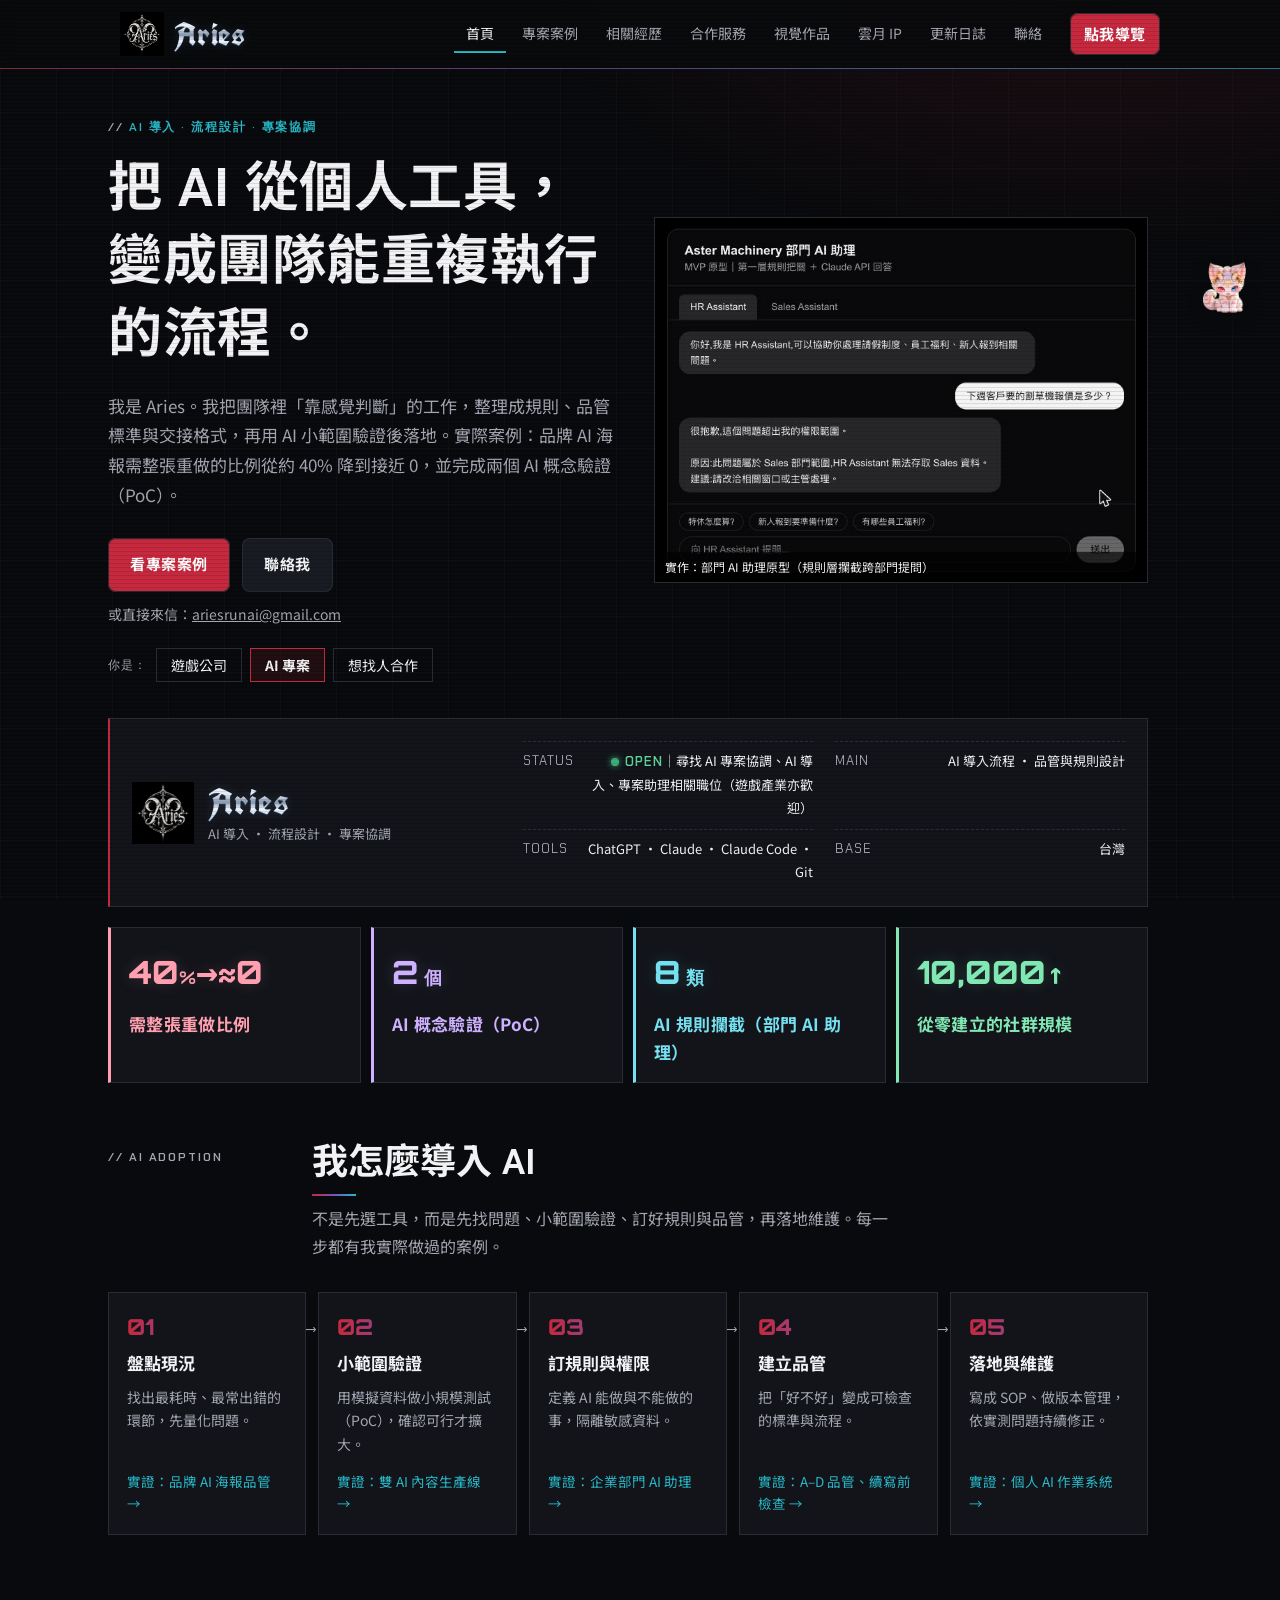
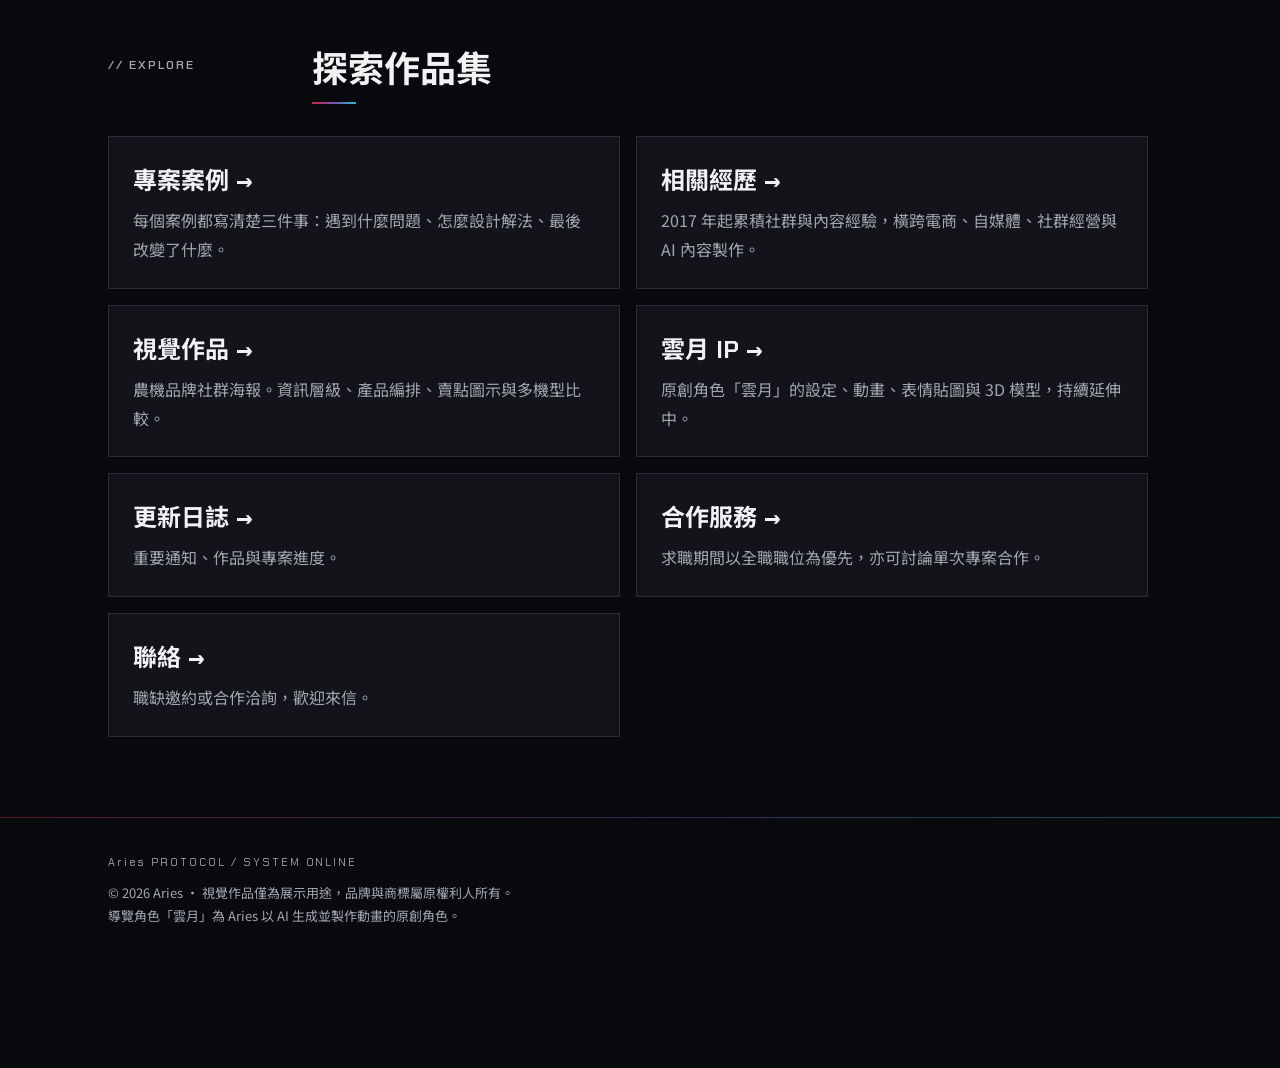
<file: index.html>
<!doctype html>
<html lang="zh-Hant-TW">
<head>
<!-- Google tag (gtag.js) -->
<script async src="https://www.googletagmanager.com/gtag/js?id=G-67135LKMFE"></script>
<script>
  window.dataLayer = window.dataLayer || [];
  function gtag(){dataLayer.push(arguments);}
  gtag('js', new Date());
  gtag('config', 'G-67135LKMFE');
</script>

<meta charset="utf-8">
<meta name="viewport" content="width=device-width, initial-scale=1, viewport-fit=cover">
<meta name="color-scheme" content="dark">
<meta name="theme-color" content="#090A0D">
<link rel="icon" href="/img/aries-logo.png" type="image/png">
<meta property="og:url" content="https://ariesrunai.github.io/">
<meta property="og:title" content="Aries 作品集">
<!-- Sites 分享預覽圖 -->
<meta property="og:image" content="https://ariesrunai.github.io/og.png?v=2">
<meta property="og:image:width" content="1200">
<meta property="og:image:height" content="630">
<meta name="twitter:card" content="summary_large_image">
<meta name="twitter:image" content="https://ariesrunai.github.io/og.png?v=2">
<meta property="og:description" content="用 AI 把內容產出變成可重複的流程。AI 應用 · 內容製作 · AI 導入作品集。">
<title>Aries 作品集</title>
<meta name="description" content="Aries｜用 AI 把內容產出變成可重複的流程。AI 應用 · 內容製作 · AI 導入作品集。">
<link rel="preconnect" href="https://fonts.googleapis.com">
<link rel="preconnect" href="https://fonts.gstatic.com" crossorigin>
<link rel="stylesheet" href="https://fonts.googleapis.com/css2?family=UnifrakturCook:wght@700&family=Chakra+Petch:wght@500;600;700&family=Orbitron:wght@600;800&family=Noto+Sans+TC:wght@400;500;700&family=IBM+Plex+Mono:wght@400;600&display=swap">
<link rel="stylesheet" href="/site.css?v=e5c89ec7">
<link rel="stylesheet" href="/updates.css?v=77e31eb7">
<link rel="canonical" href="https://ariesrunai.github.io/">
</head>
<body data-page="home">


<header class="top">
  <div class="wrap">
    <a class="brand" href="/" aria-label="Aries 首頁">
      <img class="personal-logo" src="/img/aries-logo.png" alt="" width="56" height="56">
      <b class="aries-wordmark">Aries</b><span class="sys">SYSTEM ONLINE</span>
    </a>
    <nav aria-label="頁面導覽">
      <a href="/" aria-current="page">首頁</a>
      <a href="/cases.html">專案案例</a>
      <a href="/about.html">相關經歷</a>
      <a href="/services.html">合作服務</a>
      <a href="/works.html">視覺作品</a>
      <a href="/lab.html" data-lab-link>雲月 IP</a>
      <a href="/updates.html">更新日誌</a>
      <a href="/contact.html">聯絡</a>
    </nav>
    <button class="btn primary guide-trigger" type="button" aria-controls="bubble">點我導覽</button>
  </div>
</header>

<div id="petGuideSlot" class="wrap"></div>
<main id="top">
  <div class="wrap">
    <section id="hero" class="hero" aria-label="Aries 首頁介紹">
      <div class="hero-copy">
        <p class="label">AI 導入 · 流程設計 · 專案協調</p>
        <h1 style="margin-top:14px">把 AI 從個人工具，<br>變成團隊能重複執行的<span class="nowrap">流程。</span></h1>
        <p class="lead">我是 Aries。我把團隊裡「靠感覺判斷」的工作，整理成規則、品管標準與交接格式，再用 AI 小範圍驗證後落地。實際案例：品牌 AI 海報需整張重做的比例從約 40% 降到接近 0，並完成兩個 AI 概念驗證（PoC）。</p>
        <div class="cta">
          <a class="btn primary" href="/cases.html">看專案案例</a>
          <a class="btn" href="/contact.html">聯絡我</a>
        </div>
        <p class="cta-mail">或直接來信：<a href="mailto:ariesrunai@gmail.com">ariesrunai@gmail.com</a></p>
        <div class="aud" role="group" aria-label="依你的身分調整推薦順序">
          <span>你是：</span>
          <button type="button" data-aud="game" aria-pressed="false">遊戲公司</button>
          <button type="button" data-aud="ai" aria-pressed="true">AI 專案</button>
          <button type="button" data-aud="client" aria-pressed="false">想找人合作</button>
        </div>
      </div>
      <figure class="hero-art hero-demo">
        <img src="/media/dept-ai-demo.gif" alt="部門 AI 助理原型操作畫面：Sales 助理拒答 HR 範圍的問題並轉介。" width="704" height="522" fetchpriority="high">
        <figcaption>實作：部門 AI 助理原型（規則層攔截跨部門提問）</figcaption>
      </figure>
    </section>
      <div class="player" aria-label="個人資訊卡">
        <div class="pc-head"><img class="personal-logo" src="/img/aries-logo.png" alt="" width="56" height="56"><div><div class="pc-name">Aries</div><div class="pc-role">AI 導入 · 流程設計 · 專案協調</div></div></div>
        <dl>
          <div><dt>STATUS</dt><dd><span class="status">OPEN</span>｜尋找 AI 專案協調、AI 導入、專案助理相關職位（遊戲產業亦歡迎）</dd></div>
          <div><dt>MAIN</dt><dd>AI 導入流程 · 品管與規則設計</dd></div>
          <div><dt>TOOLS</dt><dd>ChatGPT · Claude · Claude Code · Git</dd></div>
          <div><dt>BASE</dt><dd>台灣</dd></div>
        </dl>
      </div>


    <div class="stats" role="list">
      <div class="stat" role="listitem"><div class="n">40<small>%</small>→≈0</div><p>需整張重做比例</p></div>
      <div class="stat" role="listitem"><div class="n">2<small> 個</small></div><p>AI 概念驗證（PoC）</p></div>
      <div class="stat" role="listitem"><div class="n">8<small> 類</small></div><p>AI 規則攔截（部門 AI 助理）</p></div>
      <div class="stat" role="listitem"><div class="n" aria-label="10,000 人以上，社群成長"><span>10,000</span><span class="stat-up" aria-hidden="true">↑</span></div><p>從零建立的社群規模</p></div>
    </div>

    <section class="block" id="method" aria-labelledby="method-title">
      <div class="sec-head">
        <p class="label">AI Adoption</p>
        <div>
          <h2 id="method-title">我怎麼導入 AI</h2>
          <p>不是先選工具，而是先找問題、小範圍驗證、訂好規則與品管，再落地維護。每一步都有我實際做過的案例。</p>
        </div>
      </div>
      <ol class="method">
        <li><span class="m-no">01</span><b>盤點現況</b><p>找出最耗時、最常出錯的環節，先量化問題。</p><a href="/cases.html#case-hiace">實證：品牌 AI 海報品管 →</a></li>
        <li><span class="m-no">02</span><b>小範圍驗證</b><p>用模擬資料做小規模測試（PoC），確認可行才擴大。</p><a href="/cases.html#case-dual-ai">實證：雙 AI 內容生產線 →</a></li>
        <li><span class="m-no">03</span><b>訂規則與權限</b><p>定義 AI 能做與不能做的事，隔離敏感資料。</p><a href="/cases.html#case-dept-ai">實證：企業部門 AI 助理 →</a></li>
        <li><span class="m-no">04</span><b>建立品管</b><p>把「好不好」變成可檢查的標準與流程。</p><a href="/cases.html#case-novel">實證：A–D 品管、續寫前檢查 →</a></li>
        <li><span class="m-no">05</span><b>落地與維護</b><p>寫成 SOP、做版本管理，依實測問題持續修正。</p><a href="/cases.html#case-ai-system">實證：個人 AI 作業系統 →</a></li>
      </ol>
    </section>

    <section class="block" id="explore" aria-labelledby="explore-title"><div class="sec-head"><p class="label">Explore</p><div><h2 id="explore-title">探索作品集</h2></div></div><div class="page-grid"><a class="page-card" data-page="cases" href="/cases.html"><strong>專案案例 →</strong><p>每個案例都寫清楚三件事：遇到什麼問題、怎麼設計解法、最後改變了什麼。</p></a><a class="page-card" data-page="works" href="/works.html"><strong>視覺作品 →</strong><p>農機品牌社群海報。資訊層級、產品編排、賣點圖示與多機型比較。</p></a><a class="page-card" data-page="lab" href="/lab.html"><strong>雲月 IP →</strong><p>原創角色「雲月」的設定、動畫、表情貼圖與 3D 模型，持續延伸中。</p></a><a class="page-card" data-page="services" href="/services.html"><strong>合作服務 →</strong><p>求職期間以全職職位為優先，亦可討論單次專案合作。</p></a><a class="page-card" data-page="about" href="/about.html"><strong>相關經歷 →</strong><p>2017 年起累積社群與內容經驗，橫跨電商、自媒體、社群經營與 AI 內容製作。</p></a><a class="page-card" data-page="updates" href="/updates.html"><strong>更新日誌 →</strong><p>重要通知、作品與專案進度。</p></a><a class="page-card" data-page="contact" href="/contact.html"><strong>聯絡 →</strong><p>職缺邀約或合作洽詢，歡迎來信。</p></a></div></section></div></main>
<footer><div class="wrap"><div class="protocol">Aries PROTOCOL / SYSTEM ONLINE</div>© 2026 Aries · 視覺作品僅為展示用途，品牌與商標屬原權利人所有。<br>導覽角色「雲月」為 Aries 以 AI 生成並製作動畫的原創角色。</div></footer>

<aside class="pet" id="pet" aria-label="導覽角色雲月">
  <div class="bubble" id="bubble" role="status" aria-live="polite" hidden>
    <button class="x" id="petClose" type="button" aria-label="收起雲月">×</button>
    <span class="who">雲月</span>
    <p id="petText"></p>
    <div class="choices" id="petChoices"></div>
  </div>
  <span class="pet-tag" id="petTag">點我導覽</span>
  <button class="pet-body" id="petBody" type="button" aria-label="和雲月互動，開啟網站導覽">
    <span class="pet-shadow"></span>
    <div class="sprite" id="sprite"></div>
  </button>
</aside>

<script src="/site.js?v=5459a140" defer></script>

<script src="/updates.js?v=99efaf06" defer></script>
</body>
</html>
</file>
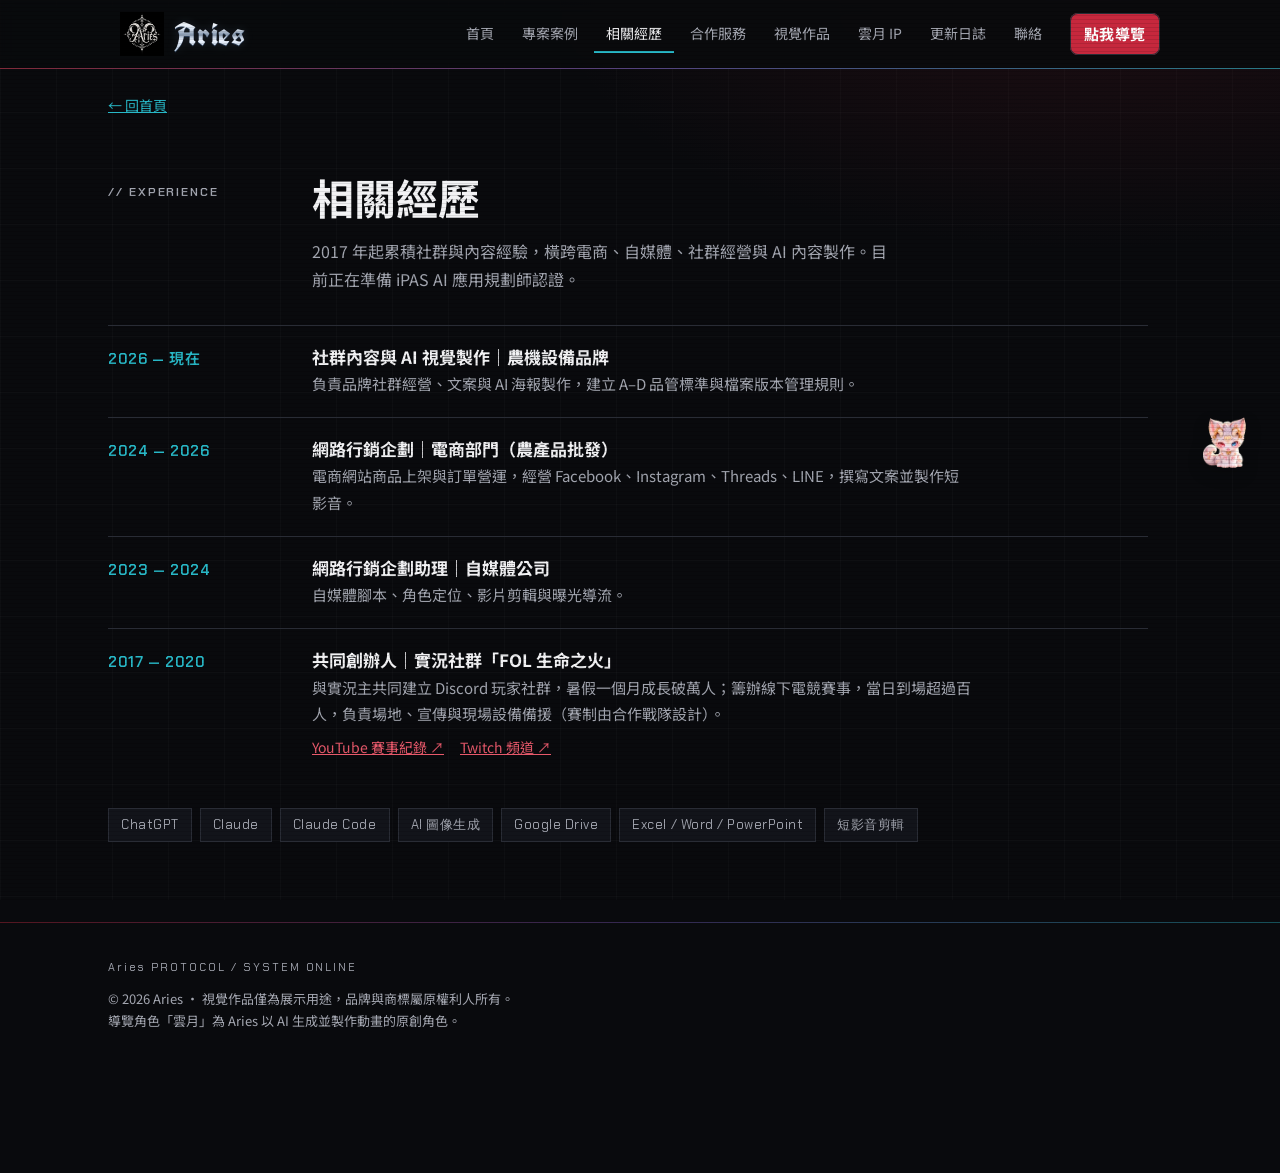
<file: about.html>
<!doctype html>
<html lang="zh-Hant-TW">
<head>
<!-- Google tag (gtag.js) -->
<script async src="https://www.googletagmanager.com/gtag/js?id=G-67135LKMFE"></script>
<script>
  window.dataLayer = window.dataLayer || [];
  function gtag(){dataLayer.push(arguments);}
  gtag('js', new Date());
  gtag('config', 'G-67135LKMFE');
</script>

<meta charset="utf-8">
<meta name="viewport" content="width=device-width, initial-scale=1, viewport-fit=cover">
<meta name="color-scheme" content="dark">
<meta name="theme-color" content="#090A0D">
<link rel="icon" href="/img/aries-logo.png" type="image/png">
<meta property="og:url" content="https://ariesrunai.github.io/about.html">
<meta property="og:title" content="相關經歷｜Aries 作品集">
<!-- Sites 分享預覽圖 -->
<meta property="og:image" content="https://ariesrunai.github.io/og.png?v=2">
<meta property="og:image:width" content="1200">
<meta property="og:image:height" content="630">
<meta name="twitter:card" content="summary_large_image">
<meta name="twitter:image" content="https://ariesrunai.github.io/og.png?v=2">
<meta property="og:description" content="用 AI 把內容產出變成可重複的流程。AI 應用 · 內容製作 · AI 導入作品集。">
<title>相關經歷｜Aries 作品集</title>
<meta name="description" content="2017 年起累積社群與內容經驗，橫跨電商、自媒體、社群經營與 AI 內容製作。">
<link rel="preconnect" href="https://fonts.googleapis.com">
<link rel="preconnect" href="https://fonts.gstatic.com" crossorigin>
<link rel="stylesheet" href="https://fonts.googleapis.com/css2?family=UnifrakturCook:wght@700&family=Chakra+Petch:wght@500;600;700&family=Orbitron:wght@600;800&family=Noto+Sans+TC:wght@400;500;700&family=IBM+Plex+Mono:wght@400;600&display=swap">
<link rel="stylesheet" href="/site.css?v=e5c89ec7">
<link rel="stylesheet" href="/updates.css?v=77e31eb7">
<link rel="canonical" href="https://ariesrunai.github.io/about.html">
</head>
<body data-page="about">


<header class="top">
  <div class="wrap">
    <a class="brand" href="/" aria-label="Aries 首頁">
      <img class="personal-logo" src="/img/aries-logo.png" alt="" width="56" height="56">
      <b class="aries-wordmark">Aries</b><span class="sys">SYSTEM ONLINE</span>
    </a>
    <nav aria-label="頁面導覽">
      <a href="/">首頁</a>
      <a href="/cases.html">專案案例</a>
      <a href="/about.html" aria-current="page">相關經歷</a>
      <a href="/services.html">合作服務</a>
      <a href="/works.html">視覺作品</a>
      <a href="/lab.html" data-lab-link>雲月 IP</a>
      <a href="/updates.html">更新日誌</a>
      <a href="/contact.html">聯絡</a>
    </nav>
    <button class="btn primary guide-trigger" type="button" aria-controls="bubble">點我導覽</button>
  </div>
</header>

<div id="petGuideSlot" class="wrap"></div>
<main id="top"><div class="wrap"><a class="page-back" href="/">← 回首頁</a><section class="block" id="about">
      <div class="sec-head">
        <p class="label">Experience</p>
        <div>
          <h1>相關經歷</h1>
          <p>2017 年起累積社群與內容經驗，橫跨電商、自媒體、社群經營與 AI 內容製作。目前正在準備 iPAS AI 應用規劃師認證。</p>
        </div>
      </div>
      <div class="tl">
        <div class="tl-item"><div class="when">2026 — 現在</div><div><h3>社群內容與 AI 視覺製作｜農機設備品牌</h3><p>負責品牌社群經營、文案與 AI 海報製作，建立 A–D 品管標準與檔案版本管理規則。</p></div></div>
        <div class="tl-item"><div class="when">2024 — 2026</div><div><h3>網路行銷企劃｜電商部門（農產品批發）</h3><p>電商網站商品上架與訂單營運，經營 Facebook、Instagram、Threads、LINE，撰寫文案並製作短影音。</p></div></div>
        <div class="tl-item"><div class="when">2023 — 2024</div><div><h3>網路行銷企劃助理｜自媒體公司</h3><p>自媒體腳本、角色定位、影片剪輯與曝光導流。</p></div></div>
        <div class="tl-item"><div class="when">2017 — 2020</div><div><h3>共同創辦人｜實況社群「FOL 生命之火」</h3><p>與實況主共同建立 Discord 玩家社群，暑假一個月成長破萬人；籌辦線下電競賽事，當日到場超過百人，負責場地、宣傳與現場設備備援（賽制由合作戰隊設計）。</p><div class="links"><a href="https://www.youtube.com/@fol7930" target="_blank" rel="noopener">YouTube 賽事紀錄 ↗</a><a href="https://www.twitch.tv/ariestv" target="_blank" rel="noopener">Twitch 頻道 ↗</a></div></div></div>
      </div>
      <div class="tools" aria-label="常用工具">
        <span class="tag">ChatGPT</span><span class="tag">Claude</span><span class="tag">Claude Code</span><span class="tag">AI 圖像生成</span><span class="tag">Google Drive</span><span class="tag">Excel / Word / PowerPoint</span><span class="tag">短影音剪輯</span>
      </div>
    </section></div></main>
<footer><div class="wrap"><div class="protocol">Aries PROTOCOL / SYSTEM ONLINE</div>© 2026 Aries · 視覺作品僅為展示用途，品牌與商標屬原權利人所有。<br>導覽角色「雲月」為 Aries 以 AI 生成並製作動畫的原創角色。</div></footer>

<aside class="pet" id="pet" aria-label="導覽角色雲月">
  <div class="bubble" id="bubble" role="status" aria-live="polite" hidden>
    <button class="x" id="petClose" type="button" aria-label="收起雲月">×</button>
    <span class="who">雲月</span>
    <p id="petText"></p>
    <div class="choices" id="petChoices"></div>
  </div>
  <span class="pet-tag" id="petTag">點我導覽</span>
  <button class="pet-body" id="petBody" type="button" aria-label="和雲月互動，開啟網站導覽">
    <span class="pet-shadow"></span>
    <div class="sprite" id="sprite"></div>
  </button>
</aside>

<script src="/site.js?v=5459a140" defer></script>

<script src="/updates.js?v=99efaf06" defer></script>
</body>
</html>
</file>
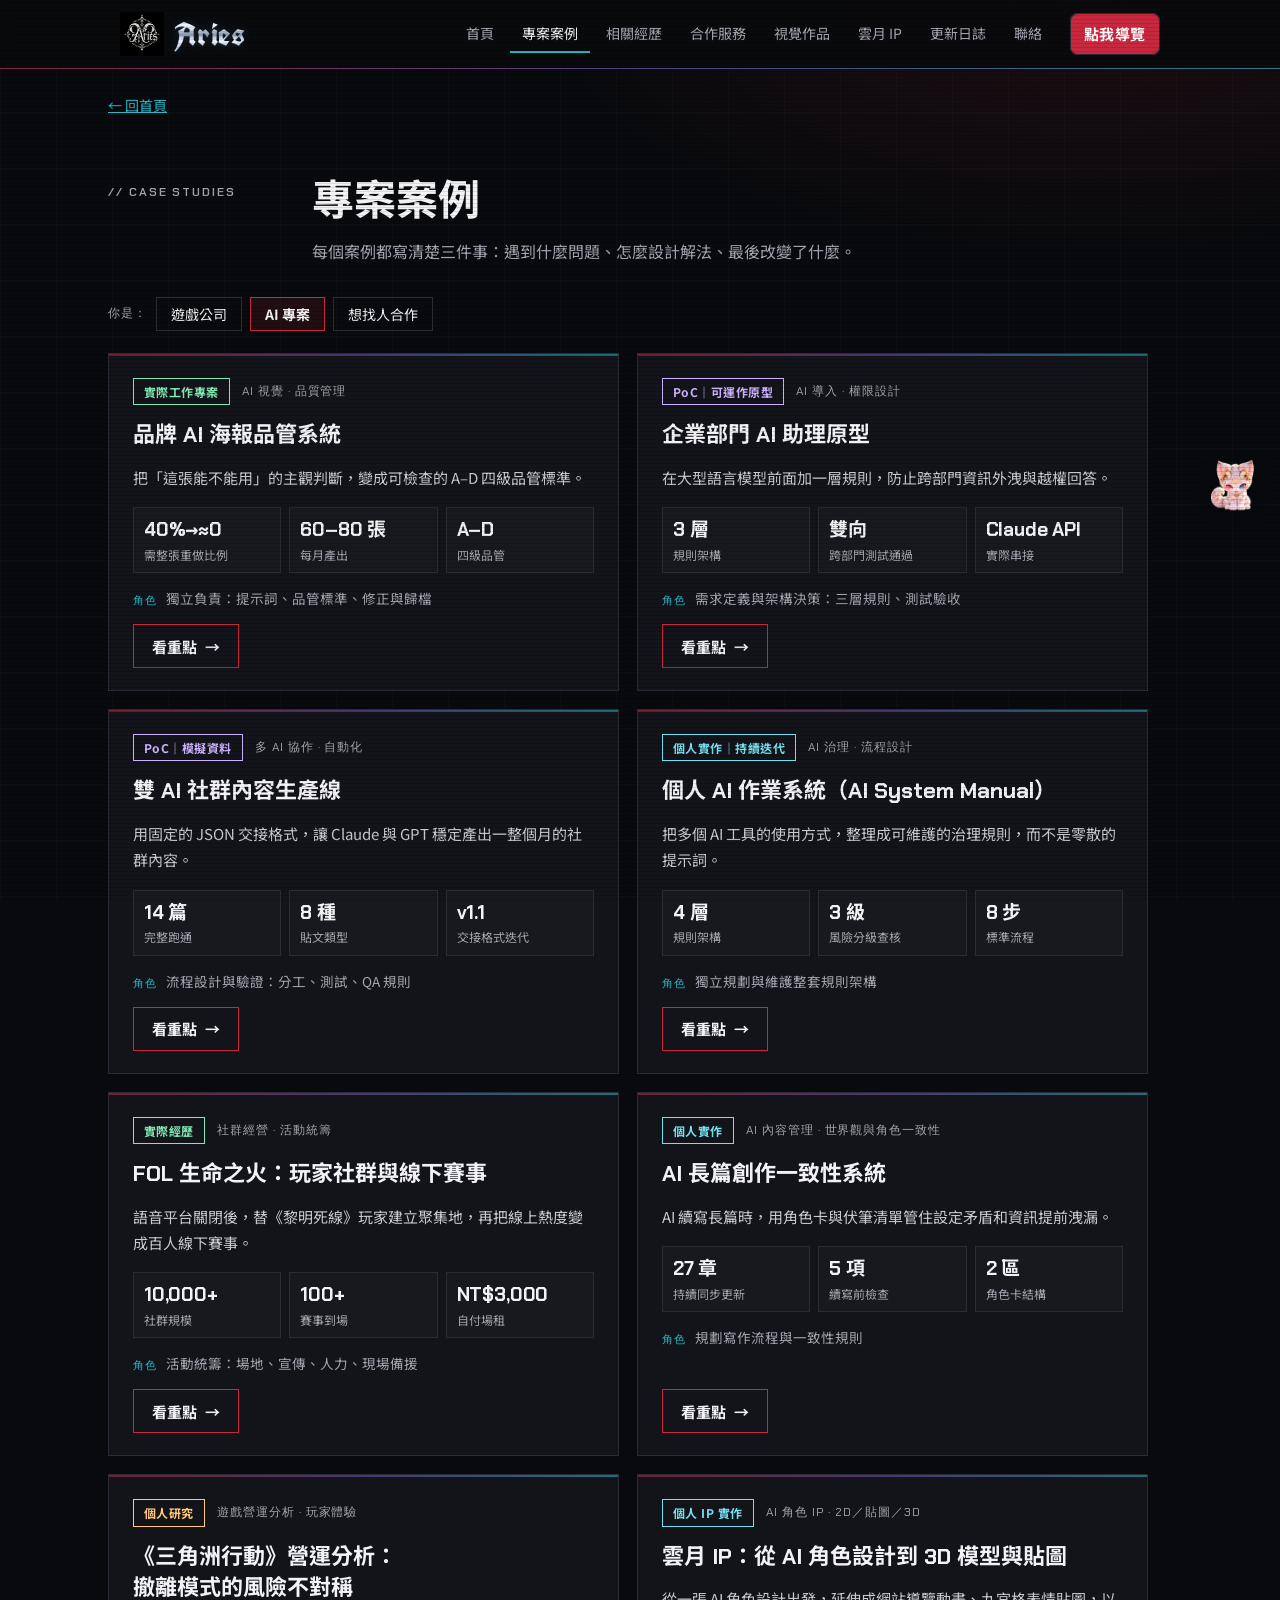
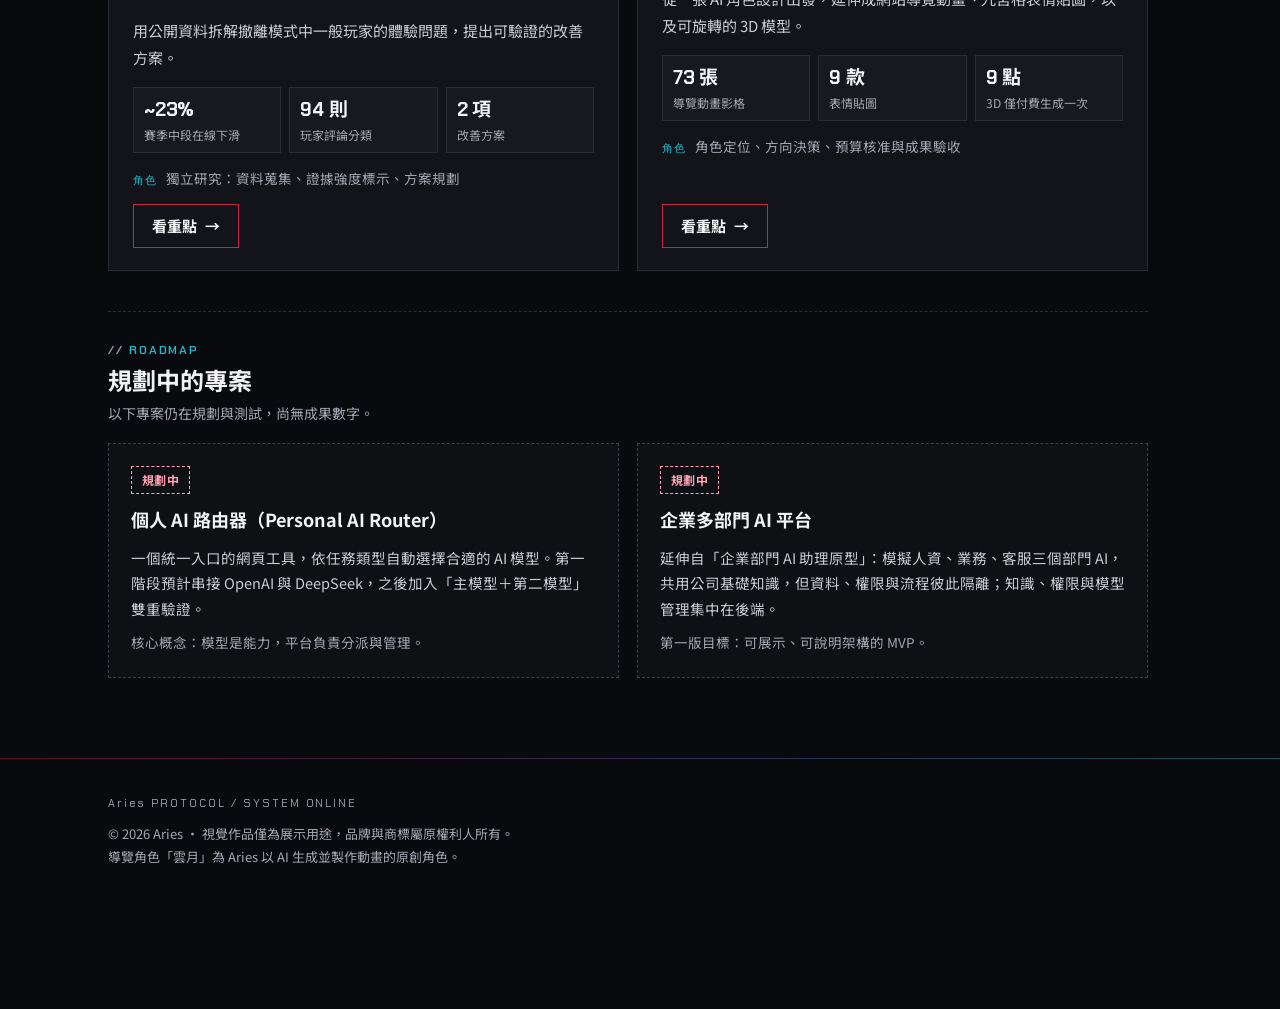
<file: cases.html>
<!doctype html>
<html lang="zh-Hant-TW">
<head>
<!-- Google tag (gtag.js) -->
<script async src="https://www.googletagmanager.com/gtag/js?id=G-67135LKMFE"></script>
<script>
  window.dataLayer = window.dataLayer || [];
  function gtag(){dataLayer.push(arguments);}
  gtag('js', new Date());
  gtag('config', 'G-67135LKMFE');
</script>

<meta charset="utf-8">
<meta name="viewport" content="width=device-width, initial-scale=1, viewport-fit=cover">
<meta name="color-scheme" content="dark">
<meta name="theme-color" content="#090A0D">
<link rel="icon" href="/img/aries-logo.png" type="image/png">
<meta property="og:url" content="https://ariesrunai.github.io/cases.html">
<meta property="og:title" content="專案案例｜Aries 作品集">
<!-- Sites 分享預覽圖 -->
<meta property="og:image" content="https://ariesrunai.github.io/og.png?v=2">
<meta property="og:image:width" content="1200">
<meta property="og:image:height" content="630">
<meta name="twitter:card" content="summary_large_image">
<meta name="twitter:image" content="https://ariesrunai.github.io/og.png?v=2">
<meta property="og:description" content="用 AI 把內容產出變成可重複的流程。AI 應用 · 內容製作 · AI 導入作品集。">
<title>專案案例｜Aries 作品集</title>
<meta name="description" content="每個案例都寫清楚三件事：遇到什麼問題、怎麼設計解法、最後改變了什麼。">
<link rel="preconnect" href="https://fonts.googleapis.com">
<link rel="preconnect" href="https://fonts.gstatic.com" crossorigin>
<link rel="stylesheet" href="https://fonts.googleapis.com/css2?family=UnifrakturCook:wght@700&family=Chakra+Petch:wght@500;600;700&family=Orbitron:wght@600;800&family=Noto+Sans+TC:wght@400;500;700&family=IBM+Plex+Mono:wght@400;600&display=swap">
<link rel="stylesheet" href="/site.css?v=e5c89ec7">
<link rel="stylesheet" href="/updates.css?v=77e31eb7">
<link rel="canonical" href="https://ariesrunai.github.io/cases.html">
</head>
<body data-page="cases">


<header class="top">
  <div class="wrap">
    <a class="brand" href="/" aria-label="Aries 首頁">
      <img class="personal-logo" src="/img/aries-logo.png" alt="" width="56" height="56">
      <b class="aries-wordmark">Aries</b><span class="sys">SYSTEM ONLINE</span>
    </a>
    <nav aria-label="頁面導覽">
      <a href="/">首頁</a>
      <a href="/cases.html" aria-current="page">專案案例</a>
      <a href="/about.html">相關經歷</a>
      <a href="/services.html">合作服務</a>
      <a href="/works.html">視覺作品</a>
      <a href="/lab.html" data-lab-link>雲月 IP</a>
      <a href="/updates.html">更新日誌</a>
      <a href="/contact.html">聯絡</a>
    </nav>
    <button class="btn primary guide-trigger" type="button" aria-controls="bubble">點我導覽</button>
  </div>
</header>

<div id="petGuideSlot" class="wrap"></div>
<main id="top"><div class="wrap"><a class="page-back" href="/">← 回首頁</a><section class="block" id="cases">
      <div class="sec-head">
        <p class="label">Case Studies</p>
        <div>
          <h1>專案案例</h1>
          <p>每個案例都寫清楚三件事：遇到什麼問題、怎麼設計解法、最後改變了什麼。</p>
        </div>
      </div><div class="aud" role="group" aria-label="依你的身分調整推薦順序">
          <span>你是：</span>
          <button type="button" data-aud="game" aria-pressed="false">遊戲公司</button>
          <button type="button" data-aud="ai" aria-pressed="true">AI 專案</button>
          <button type="button" data-aud="client" aria-pressed="false">想找人合作</button>
        </div>

      <div class="case-grid">
      <article class="case" data-mission="04" id="case-fol">
        <div class="case-card">
          <div class="card-top"><span class="chip s-real">實際經歷</span><span class="card-kind">社群經營 · 活動統籌</span></div>
          <h3>FOL 生命之火：玩家社群與線下賽事</h3>
          <p class="hook">語音平台關閉後，替《黎明死線》玩家建立聚集地，再把線上熱度變成百人線下賽事。</p>
          <ul class="kpis"><li><b>10,000+</b><span>社群規模</span></li><li><b>100+</b><span>賽事到場</span></li><li><b>NT$3,000</b><span>自付場租</span></li></ul>
          <p class="card-role"><span>角色</span>活動統籌：場地、宣傳、人力、現場備援</p>
          <button class="case-open" type="button" aria-haspopup="dialog" aria-controls="dlg-fol">看重點<span aria-hidden="true">→</span></button>
        </div>
        <dialog class="case-dialog" id="dlg-fol" aria-labelledby="dlg-fol-title">
          <div class="dlg-head">
            <div><p class="label">社群經營 · 活動統籌</p><h2 class="dlg-title" id="dlg-fol-title">FOL 生命之火：玩家社群與線下賽事</h2><p class="dlg-sub">從零到百人實體賽事</p></div>
            <button class="dlg-close" type="button" aria-label="關閉">×</button>
          </div>
          <div class="case-body">
          <p class="sum">語音平台停止服務後，《黎明死線》玩家少了集中交流的地方。我和實況主、社群夥伴一起建立 Discord 社群，再把線上的熱度延伸成線下賽事。</p>
          <div class="tv-wrap">
            <div class="tv" id="folTv">
              <div class="tv-bar"><span class="onair">ON AIR</span><span>CH.07 · FOL 生命之火 賽事紀錄</span></div>
              <div class="tv-screen" id="tvScreen">
                <button class="tv-play" id="tvPlay" type="button" aria-label="播放 FOL 生命之火賽事紀錄">
                  <span class="tv-tri" aria-hidden="true"></span>
                  <span class="tv-title">FOL 生命之火</span>
                  <span class="tv-sub">點擊播放比賽現場（一）</span>
                </button>
              </div>
              <div class="tv-foot"><span>SRC · YouTube @fol7930</span><span class="tv-dots" aria-hidden="true"><i></i><i></i><i></i></span></div>
            </div>
            <div class="tv-side">
              <div class="tv-stat"><b>10,000+</b><span>暑假一個月的社群規模</span></div>
              <div class="tv-stat"><b>100+</b><span>賽事當日到場人數</span></div>
              <div class="tv-stat"><b>NT$3,000</b><span>場地租金，以自己的直播收益支付</span></div>
              <div class="tv-links">
                <a href="https://www.youtube.com/@fol7930" target="_blank" rel="noopener">YouTube 頻道 ↗</a>
                <a href="https://www.twitch.tv/ariestv" target="_blank" rel="noopener">Twitch ariestv ↗</a>
              </div>
            </div>
          </div>
          <div class="my-role"><h4>我的角色</h4><p>活動統籌。負責場地洽談與場勘、邀請實況主宣傳、遠端協調人力、現場設備備援（賽制由合作戰隊設計）</p></div>
          <div class="pbr">
            <div><h4>PROBLEM</h4><p>遊戲熱度上升、台灣玩家變多，但原本常用的語音平台停止服務，玩家缺少集中交流和比賽的空間。</p></div>
            <div><h4>APPROACH</h4><p>擔任共同創辦人、活動統籌與直播主。協調活動流程（賽制由合作戰隊設計），邀請實況主宣傳，安排場地、主持與現場人力，並用 Discord 協調分散各地的成員。</p></div>
            <div><h4>RESULT</h4><p>社群在暑假一個月內成長到破萬人；線下賽事當日到場超過百人，之後的直播與社群熱度也延續下去。</p></div>
          </div>
          <div class="tags"><span class="tag">社群經營</span><span class="tag">活動統籌</span><span class="tag">跨角色協作</span><span class="tag">現場應變</span></div>
          <details class="more">
            <summary>看完整案例：執行過程與現場應變</summary>
            <div class="more-body">
              <div>
                <h5>執行過程</h5>
                <ul>
                  <li>需求觀察：發現玩家缺少交流空間與線下活動</li>
                  <li>社群啟動：透過實況主與玩家導流，一個月內破萬人</li>
                  <li>活動籌備：與合作戰隊確認賽制、找場地、電話聯絡、場勘，安排主持與人力</li>
                  <li>宣傳與直播：串聯多位實況主推廣，用自己的 Twitch 收益墊付場租</li>
                </ul>
              </div>
              <div class="chal">
                <div><b>挑戰：開場前直播設備故障</b>導播電腦連不上 Twitch。因為事先準備了備用筆電，立即排查並回家取備機，在開場前排除問題。</div>
                <div><b>挑戰：團隊成員分散各地</b>成員不在同一個城市，用 Discord 固定回報進度、分配任務，確保籌備進度一致。</div>
                <div><b>挑戰：預算有限</b>沒有贊助的情況下，用直播收益支付場地租金，讓活動能如期舉辦。</div>
              </div>
            </div>
          </details>

          </div>
        </dialog>
      </article>

      <article class="case" data-mission="06" id="case-delta">
        <div class="case-card">
          <div class="card-top"><span class="chip s-study">個人研究</span><span class="card-kind">遊戲營運分析 · 玩家體驗</span></div>
          <h3>《三角洲行動》營運分析：撤離模式的風險不對稱</h3>
          <p class="hook">用公開資料拆解撤離模式中一般玩家的體驗問題，提出可驗證的改善方案。</p>
          <ul class="kpis"><li><b>~23%</b><span>賽季中段在線下滑</span></li><li><b>94 則</b><span>玩家評論分類</span></li><li><b>2 項</b><span>改善方案</span></li></ul>
          <p class="card-role"><span>角色</span>獨立研究：資料蒐集、證據強度標示、方案規劃</p>
          <button class="case-open" type="button" aria-haspopup="dialog" aria-controls="dlg-delta">看重點<span aria-hidden="true">→</span></button>
        </div>
        <dialog class="case-dialog" id="dlg-delta" aria-labelledby="dlg-delta-title">
          <div class="dlg-head">
            <div><p class="label">遊戲營運分析 · 玩家體驗</p><h2 class="dlg-title" id="dlg-delta-title">《三角洲行動》營運分析：撤離模式的風險不對稱</h2><p class="dlg-sub">探索性研究（2026/10）</p></div>
            <button class="dlg-close" type="button" aria-label="關閉">×</button>
          </div>
          <div class="case-body">
          <div class="my-role"><h4>我的角色</h4><p>獨立研究。資料蒐集、評論分類設計、證據強度標示、改善方案規劃（評論分類以 AI 協助）</p></div>
          <div class="pbr">
            <div><h4>PROBLEM</h4><p>以公開資料對 Garena 代理的《三角洲行動》進行探索性研究，觀察撤離模式中一般玩家的體驗問題。</p></div>
            <div><h4>APPROACH</h4><ul>
              <li>整理 Steam 每月平均在線人數（2026/5–10），觀察到賽季中段約下滑 23%</li>
              <li>用 AI 分類約 94 則玩家評論，對照官方安全公告與媒體報導</li>
              <li>每項論點標示證據強度，證據不足的論點不納入</li>
            </ul></div>
            <div><h4>RESULT</h4><p>提出「風險分層配對」與「以風險管理為核心的新手引導」兩項方案，附成效指標與風險評估，作為後續驗證依據。</p></div>
          </div>
          <div class="my-role research-limit" aria-label="研究限制"><h4>研究限制｜待驗證的假設</h4><p>Steam 數據只反映部分 PC 玩家，不代表 Garena 代理版整體；在線人數下滑也不等於玩家流失，結論屬於待驗證的假設。</p></div>
          <div class="tags"><span class="tag">遊戲營運分析</span><span class="tag">玩家行為觀察</span><span class="tag">證據強度標示</span><span class="tag">改善方案設計</span></div>

          </div>
        </dialog>
      </article>

      <article class="case" data-mission="05" id="case-novel">
        <div class="case-card">
          <div class="card-top"><span class="chip s-self">個人實作</span><span class="card-kind">AI 內容管理 · 世界觀與角色一致性</span></div>
          <h3>AI 長篇創作一致性系統</h3>
          <p class="hook">AI 續寫長篇時，用角色卡與伏筆清單管住設定矛盾和資訊提前洩漏。</p>
          <ul class="kpis"><li><b>27 章</b><span>持續同步更新</span></li><li><b>5 項</b><span>續寫前檢查</span></li><li><b>2 區</b><span>角色卡結構</span></li></ul>
          <p class="card-role"><span>角色</span>規劃寫作流程與一致性規則</p>
          <button class="case-open" type="button" aria-haspopup="dialog" aria-controls="dlg-novel">看重點<span aria-hidden="true">→</span></button>
        </div>
        <dialog class="case-dialog" id="dlg-novel" aria-labelledby="dlg-novel-title">
          <div class="dlg-head">
            <div><p class="label">AI 內容管理 · 世界觀與角色一致性</p><h2 class="dlg-title" id="dlg-novel-title">AI 長篇創作一致性系統</h2><p class="dlg-sub">個人創作專案（長篇小說《楚溙辰》，目前 27 章）</p></div>
            <button class="dlg-close" type="button" aria-label="關閉">×</button>
          </div>
          <div class="case-body">
          <div class="my-role"><h4>我的角色</h4><p>規劃整體寫作流程與一致性規則（角色卡、伏筆清單、續寫前檢查），章節與文件由 AI 協作產出</p></div>
          <div class="pbr">
            <div><h4>PROBLEM</h4><p>用 AI 續寫長篇小說時，章節一多就會出現設定矛盾、角色提前知道秘密、伏筆被提早揭露等問題。</p></div>
            <div><h4>APPROACH</h4><p>角色卡拆成「固定區」（設定）與「狀態區」（每章更新）；區分「讀者已知」與「角色已知」，未揭露資訊列為硬性限制；建立開放中伏筆清單（埋設章節、目前進度、預計揭曉、寫手限制）與續寫前 5 項檢查表。</p></div>
            <div><h4>RESULT</h4><p>已完成 27 章，角色卡與伏筆清單同步更新至最新章節。</p></div>
          </div>
          <div class="panel consistency-demo">
            <p class="label">一致性管理示意｜非小說正文</p>
            <div class="role-card-demo" aria-label="角色卡分為固定區與狀態區">
              <div><h4>角色卡 · 固定區</h4><p>身分與背景<br>性格與行動原則<br>世界觀與能力限制</p><span class="tag">設定基準</span></div>
              <div><h4>角色卡 · 狀態區</h4><p>當前處境與關係<br>讀者已知／角色已知<br>未揭露資訊與硬性限制</p><span class="tag">每章更新</span></div>
            </div>
            <h4>開放中伏筆清單</h4>
            <div class="table-scroll" tabindex="0" role="region" aria-label="伏筆清單示意，可橫向捲動">
              <table class="foreshadow-table"><caption>欄位結構示意，非小說實際設定</caption><thead><tr><th scope="col">伏筆名稱</th><th scope="col">埋設章節</th><th scope="col">目前進度</th><th scope="col">預計揭曉</th><th scope="col">寫手限制</th></tr></thead><tbody><tr><th scope="row">伏筆 A（示意）</th><td>第 N 章</td><td>僅提供線索</td><td>指定章節區間</td><td>揭曉前不得讓角色得知</td></tr></tbody></table>
            </div>
          </div>
          <div class="tags"><span class="tag">AI 內容管理</span><span class="tag">角色一致性</span><span class="tag">伏筆追蹤</span><span class="tag">續寫前檢查</span></div>

          </div>
        </dialog>
      </article>


      <article class="case" data-mission="01" id="case-hiace">
        <div class="case-card">
          <div class="card-top"><span class="chip s-real">實際工作專案</span><span class="card-kind">AI 視覺 · 品質管理</span></div>
          <h3>品牌 AI 海報品管系統</h3>
          <p class="hook">把「這張能不能用」的主觀判斷，變成可檢查的 A–D 四級品管標準。</p>
          <ul class="kpis"><li><b>40%→≈0</b><span>需整張重做比例</span></li><li><b>60–80 張</b><span>每月產出</span></li><li><b>A–D</b><span>四級品管</span></li></ul>
          <p class="card-role"><span>角色</span>獨立負責：提示詞、品管標準、修正與歸檔</p>
          <button class="case-open" type="button" aria-haspopup="dialog" aria-controls="dlg-hiace">看重點<span aria-hidden="true">→</span></button>
        </div>
        <dialog class="case-dialog" id="dlg-hiace" aria-labelledby="dlg-hiace-title">
          <div class="dlg-head">
            <div><p class="label">AI 視覺 · 品質管理</p><h2 class="dlg-title" id="dlg-hiace-title">品牌 AI 海報品管系統</h2><p class="dlg-sub">實際工作專案</p></div>
            <button class="dlg-close" type="button" aria-label="關閉">×</button>
          </div>
          <div class="case-body">
          <p class="sum">為農機品牌製作社群海報與文案。AI 生圖速度快，但品牌混淆、產品外觀錯誤這類問題，靠肉眼一張張判斷既慢又不穩定，所以我把判斷方式整理成一套固定標準。</p>
          <div class="my-role"><h4>我的角色</h4><p>獨立負責。需求確認、提示詞設計、制定 A–D 品管標準、人工修正、建立歸檔規則</p></div>
          <div class="my-role"><h4>需求與協作</h4><p>主管決定內容方向與調整重點，我把這些需求與變更轉成週一到週五的貼文排程與海報需求。週內只要有變更，就整週重新產出一次，避免新舊版本混在一起發布；缺官方產品圖、Logo 或文案時，先列出缺漏、確認後才製作，不自行猜測。</p></div>
          <div class="pbr">
            <div><h4>PROBLEM</h4><p>初期約 40% 的海報需要整張重做、重新生成（每 10 張約 4 張）。常見錯誤包含品牌混淆、產品結構走樣、型號貼紙錯誤，以及要仔細比對才看得出的細節瑕疵。</p></div>
            <div><h4>APPROACH</h4><p>以官方產品圖為辨識基準，規定 AI 不可改動結構、Logo 與型號；再用 A–D 四級分類決定每張圖是直接交付、小修、重生還是退件。</p></div>
            <div><h4>RESULT</h4><p>需整張重做的比例降至接近 0；目前每 10 張約 1–2 張僅需細部小修即可交付。搭配比例命名與版本封存規則，多品牌、多品項都用同一套標準交付。</p></div>
          </div>
          <div class="panel">
            <div class="grades">
              <div class="grade gA"><div class="stamp">A</div><div><b>直接交付</b><span>產品與品牌正確，版面完整</span></div></div>
              <div class="grade gB"><div class="stamp">B</div><div><b>人工小修</b><span>瑕疵可控，修正後交付</span></div></div>
              <div class="grade gC"><div class="stamp">C</div><div><b>重新生成</b><span>構圖或資訊層級需重做</span></div></div>
              <div class="grade gD"><div class="stamp">D</div><div><b>退件</b><span>產品結構或品牌錯誤</span></div></div>
            </div>
            <div class="ba" aria-label="需整張重做比例導入前後比較">
              <div class="bar-row"><span>導入前</span><div class="bar-track"><div class="bar-fill" style="width:40%"></div></div><span class="v">~40%</span></div>
              <div class="bar-row"><span>導入後</span><div class="bar-track"><div class="bar-fill after" style="width:0%"></div></div><span class="v">≈0</span></div>
            </div>
            <p class="cap">需整張重做比例 = C 級＋D 級張數 ÷ 總產出張數（個人工作紀錄估算）</p>
          </div>
          <div class="panel ba-wrap">
            <p class="label" style="margin:0">實例：同一張海報，品管前後（局部）</p>
            <div class="ba-frame" id="baFrame">
              <img src="/img/ba-after.jpg" alt="修正後：規格標示與引擎外觀正確" draggable="false">
              <img class="top" src="/img/ba-before.jpg" alt="AI 原始生成：規格標示錯誤、引擎面板出現亂碼" draggable="false">
              <span class="ba-tag l">AI 原始生成</span><span class="ba-tag r">品管修正後</span>
              <span class="ba-line"></span><span class="ba-knob">⇆</span>
            </div>
            <label for="baRange" class="cap" style="margin:0">拖曳滑桿比較前後</label>
            <input class="ba-range" id="baRange" type="range" min="0" max="100" value="50">
            <div class="ba-notes">
              <div><b>找到的問題</b>EC-04 被標成「2 吋抽水機」；GP160、GX160 引擎面板上出現 AI 自己生成的亂碼貼紙。</div>
              <div><b>修正結果</b>規格改回「1 吋」，引擎外觀依官方產品圖重新生成，其餘版面保持不變。</div>
            </div>
          </div>
          <div class="tags"><span class="tag">AI 圖像生成</span><span class="tag">品質標準設計</span><span class="tag">品牌一致性</span><span class="tag">檔案版本管理</span></div>
          <details class="more">
            <summary>看完整案例：判斷順序與交付流程</summary>
            <div class="more-body">
              <div>
                <h5>判斷順序：先看會不會出錯，再看好不好看</h5>
                <ul>
                  <li>品牌與產品是否正確？Logo、型號、產品結構有錯 → 直接列為 D 級退件</li>
                  <li>錯誤能不能人工修正？可控的小瑕疵 → B 級，修完交付</li>
                  <li>是不是構圖或資訊層級的結構問題？→ C 級，調整提示詞後重新生成</li>
                </ul>
              </div>
              <div class="chal">
                <div><b>挑戰：錯誤藏在細節裡</b>型號貼紙、規格數字這類錯誤，縮圖時看不出來。解法是交付前一律放大比對官方產品圖。</div>
                <div><b>挑戰：多品牌容易混淆</b>同時處理多個品牌時，AI 會把 A 品牌的元素畫到 B 品牌產品上。解法是每次生成只給單一品牌的官方素材。</div>
                <div><b>挑戰：版本越存越亂</b>同一主題有多個比例與版本。解法是固定命名「主題_比例_版本」，舊版移到封存資料夾，不直接刪除。</div>
              </div>
              <div>
                <h5>交付流程</h5>
                <p>需求與官方素材確認 → 生成與構圖 → A–D 品管 → 人工修正 → 命名與歸檔 → 排程發布</p>
              </div>
            </div>
          </details>

          </div>
        </dialog>
      </article>

      <article class="case" data-mission="02" id="case-dual-ai">
        <div class="case-card">
          <div class="card-top"><span class="chip s-poc">PoC｜模擬資料</span><span class="card-kind">多 AI 協作 · 自動化</span></div>
          <h3>雙 AI 社群內容生產線</h3>
          <p class="hook">用固定的 JSON 交接格式，讓 Claude 與 GPT 穩定產出一整個月的社群內容。</p>
          <ul class="kpis"><li><b>14 篇</b><span>完整跑通</span></li><li><b>8 種</b><span>貼文類型</span></li><li><b>v1.1</b><span>交接格式迭代</span></li></ul>
          <p class="card-role"><span>角色</span>流程設計與驗證：分工、測試、QA 規則</p>
          <button class="case-open" type="button" aria-haspopup="dialog" aria-controls="dlg-dual-ai">看重點<span aria-hidden="true">→</span></button>
        </div>
        <dialog class="case-dialog" id="dlg-dual-ai" aria-labelledby="dlg-dual-ai-title">
          <div class="dlg-head">
            <div><p class="label">多 AI 協作 · 自動化</p><h2 class="dlg-title" id="dlg-dual-ai-title">雙 AI 社群內容生產線</h2><p class="dlg-sub">MVP（模擬品牌資料）</p></div>
            <button class="dlg-close" type="button" aria-label="關閉">×</button>
          </div>
          <div class="case-body">
          <p class="sum">驗證「Claude 負責規劃與文案、GPT 負責生圖」的分工，能不能透過固定的資料格式，穩定產出一整個月可直接使用的 Facebook 內容。</p>
          <div class="panel">
            <div class="flow">
              <div class="node"><span class="who">INPUT</span><b>月度產品＋活動資料</b></div>
              <span class="arrow">→</span>
              <div class="node claude"><span class="who">CLAUDE</span><b>內容日曆、文案、圖片需求</b></div>
              <span class="arrow">→</span>
              <div class="node key"><span class="who">JSON SCHEMA v1.1</span><b>雙方共用的交接格式</b></div>
              <span class="arrow">→</span>
              <div class="node gpt"><span class="who">GPT</span><b>依規格生成貼文圖片</b></div>
              <span class="arrow">→</span>
              <div class="node claude"><span class="who">CLAUDE</span><b>比對規格做圖片 QA</b></div>
            </div>
            <p class="cap">架構示意｜下一階段：串接 n8n 自動化與 Facebook 排程</p>
          </div>
          <div class="my-role"><h4>我的角色</h4><p>流程設計與驗證。決定 Claude 與 GPT 分工、規劃分階段測試、發現多商品欄位缺口並決定升級格式、制定 QA 規則（JSON 格式由 GPT 依我的需求產出）</p></div>
          <div class="pbr">
            <div><h4>PROBLEM</h4><p>多個 AI 之間靠自然語言交接，欄位常漏、格式不一，自動化工具也無法穩定讀取。</p></div>
            <div><h4>APPROACH</h4><p>先用文字表格測 2 篇，確認分工可行後才升級為正式 JSON 格式；測試中發現「一篇貼文多個商品」的缺口，當場加上商品陣列欄位。</p><div class="handoff-example"><h5>交接格式範例（模擬資料）</h5><pre tabindex="0" aria-label="JSON 交接格式範例"><code>{
  "post_id": "POST-20261003-01",
  "content_type": "event_post",
  "campaign_stage": "promotion",
  "products": ["產品A", "產品B"],
  "image_type": "product_combo",
  "status": "ready_for_image"
}</code></pre><p class="cap">8 種貼文類型、7 種活動階段、8 個製作狀態皆為固定值；修改任何欄位需雙方同步，不能單方面變更。</p></div></div>
            <div><h4>RESULT</h4><p>跑完 14 篇、8 種貼文類型的完整流程，產出可重複使用的交接格式、文案規格範本與雙 AI 同步回報機制。</p></div>
          </div>
          <div class="tags"><span class="tag">Multi-AI 協作</span><span class="tag">JSON Schema</span><span class="tag">內容日曆</span><span class="tag">Prompt 設計</span></div>
          <details class="more">
            <summary>看完整案例：遇到的問題與取捨</summary>
            <div class="more-body">
              <div class="chal">
                <div><b>挑戰：文字表格交接不穩定</b>人看得懂，但欄位名稱和格式每次不同，自動化工具讀不了。改由 GPT 設計正式 JSON 格式，固定 8 種貼文類型、7 種活動階段與貼文編號規則，雙方都依這份格式交接。</div>
                <div><b>挑戰：格式沒考慮多商品貼文</b>節慶貼文常同時推多個商品，原本的單一商品欄位放不下。第一輪只測 3 篇就發現，立刻加上商品陣列欄位升級到 v1.1，避免 14 篇全部送出後才整批重工。</div>
                <div><b>挑戰：縮圖檢查會誤判</b>用縮圖比對時有 3 張被判定不符，放大確認後其實都符合規格。之後規定以放大檢視為準，省下不必要的重新生成。</div>
              </div>
              <div>
                <h5>為什麼這樣取捨</h5>
                <ul>
                  <li>先用模擬品牌跑通流程，不等真實資料：這個 MVP（最小可行產品）要驗證的是流程本身</li>
                  <li>先人工複製貼上交接，暫不接 n8n：分工和格式確認無誤，才值得投入自動化</li>
                  <li>格式邊測邊改：實際測出來的問題，比事先猜測所有情況更有效率</li>
                </ul>
              </div>
              <div>
                <h5>下一步</h5>
                <p>接上真實商品資料、串接 n8n 讓文案直接觸發生圖，最後補上 Facebook 自動排程。</p>
              </div>
            </div>
          </details>

          </div>
        </dialog>
      </article>

      <article class="case" data-mission="03" id="case-dept-ai">
        <div class="case-card">
          <div class="card-top"><span class="chip s-poc">PoC｜可運作原型</span><span class="card-kind">AI 導入 · 權限設計</span></div>
          <h3>企業部門 AI 助理原型</h3>
          <p class="hook">在大型語言模型前面加一層規則，防止跨部門資訊外洩與越權回答。</p>
          <ul class="kpis"><li><b>3 層</b><span>規則架構</span></li><li><b>雙向</b><span>跨部門測試通過</span></li><li><b>Claude API</b><span>實際串接</span></li></ul>
          <p class="card-role"><span>角色</span>需求定義與架構決策：三層規則、測試驗收</p>
          <button class="case-open" type="button" aria-haspopup="dialog" aria-controls="dlg-dept-ai">看重點<span aria-hidden="true">→</span></button>
        </div>
        <dialog class="case-dialog" id="dlg-dept-ai" aria-labelledby="dlg-dept-ai-title">
          <div class="dlg-head">
            <div><p class="label">AI 導入 · 權限設計</p><h2 class="dlg-title" id="dlg-dept-ai-title">企業部門 AI 助理原型</h2><p class="dlg-sub">可運作的網頁原型</p></div>
            <button class="dlg-close" type="button" aria-label="關閉">×</button>
          </div>
          <div class="case-body">
          <p class="sum">企業直接開放通用聊天機器人，任何部門都可能問出其他部門的薪資或報價。這個原型示範如何在大型語言模型前面加一層規則，讓 AI 知道自己該答什麼、不該答什麼。</p>
          <div class="panel">
            <div class="arch">
              <div class="layer full"><span class="who">USER</span><br>員工選擇部門助理後提問</div>
              <div class="down">↓</div>
              <div class="row">
                <div class="layer"><span class="who">HR ASSISTANT</span><br>人資規則＋人資知識庫<p class="deny">問業務報價 → 拒答並轉介</p></div>
                <div class="layer"><span class="who">SALES ASSISTANT</span><br>業務規則＋產品知識庫<p class="deny">問員工請假資料 → 拒答並說明</p></div>
              </div>
              <div class="down">↓</div>
              <div class="layer full core"><span class="who">CORE RULES · 全域規則，使用者無法覆寫</span><br>身分邊界、跨部門資料隔離、不捏造資訊、需核准事項只建議不代決</div>
              <div class="down">↓</div>
              <div class="layer full"><span class="who">CLAUDE API</span><br>依規則做語意層級的權限判斷後回應</div>
            </div>
            <p class="cap">架構示意｜Next.js＋TypeScript＋Claude API，以 Claude Code 協作開發</p>
            <p class="cap">規則「分三層存放」（全域、部門、知識庫）；回答時「分兩道把關」：第一道用關鍵字規則攔截 8 類明確越權的問題（人資與業務各 4 類，例如人資問報價、業務承諾折扣或查特休），其餘問題再交給 Claude 依三層規則判斷回應。</p>
            <div class="tv-links code-link"><a href="https://github.com/ariesrunai/aster-ai-dept-assistant" target="_blank" rel="noopener">查看原型程式碼（GitHub）↗</a></div>
          </div>
          <div class="panel demo-panel">
            <p class="label" style="margin:0">實際操作畫面</p>
            <img class="demo-gif" src="/media/dept-ai-demo.gif" alt="部門 AI 助理實際操作：人資助理被問到割草機報價、業務助理被問到同事特休，兩者都拒答並說明原因、建議轉介窗口" width="704" height="522" loading="lazy">
            <p class="cap">本機執行的原型錄影｜示範跨部門提問被第一層規則攔截：人資問報價、業務問特休，都拒答並轉介。</p>
          </div>
          <div class="my-role"><h4>我的角色</h4><p>需求定義與架構決策。設計三層規則架構、撰寫部門規則、規劃並驗收雙向測試（程式由 Claude Code 協作實作）</p></div>
          <div class="pbr">
            <div><h4>PROBLEM</h4><p>通用 AI 助理沒有部門邊界，有跨部門資訊外洩與越權回答的風險。</p></div>
            <div><h4>APPROACH</h4><p>分成全域規則、部門規則、部門知識庫三層。先用固定回應驗證資料流，確認架構正確後才接真實模型。</p></div>
            <div><h4>RESULT</h4><p>雙向跨部門測試通過：HR 問業務價格、Sales 問人事資料，都被正確拒答並附上轉介建議。</p></div>
          </div>
          <div class="tags"><span class="tag">AI Solution Design</span><span class="tag">權限控制</span><span class="tag">Claude API</span><span class="tag">Next.js</span></div>
          <details class="more">
            <summary>看完整案例：遇到的問題與取捨</summary>
            <div class="more-body">
              <div class="chal">
                <div><b>挑戰：兩個部門的規則檔搞混</b>HR 與 Sales 都有同名的規則檔和知識庫檔，下載時被自動加上流水號，分不清哪份屬於哪個部門。改用終端機指令直接寫入正確路徑，不再靠肉眼辨識檔名。</div>
                <div><b>挑戰：接上模型後還是顯示假回應</b>環境變數已經設定，但呼叫模型的程式其實還沒改，加上瀏覽器快取。明確要求修改呼叫邏輯並清除快取後，成功切換為真實回應。</div>
                <div><b>驗證方式</b>做雙向跨部門測試：HR 問產品價格、Sales 問員工請假資料，兩邊都要被拒答，並說明原因、建議轉介窗口。</div>
              </div>
              <div>
                <h5>為什麼這樣取捨</h5>
                <ul>
                  <li>先用固定回應驗證架構，再接真實模型：避免一開始就卡在 API 申請與費用設定</li>
                  <li>不做多代理、複雜檢索或單一登入：原則是「能跑 → 完整 → 複雜」，先驗證核心概念</li>
                  <li>使用模擬知識庫：這是概念驗證階段，重點是權限邏輯，不是資料整合</li>
                </ul>
              </div>
              <div>
                <h5>下一步</h5>
                <p>擴充到財務、客服等更多部門，加入對話紀錄與人工審核介面，並評估讓知識庫隨業務資料即時更新。</p>
              </div>
            </div>
          </details>

          </div>
        </dialog>
      </article>
      <article class="case" data-mission="08" id="case-yunyue">
        <div class="case-card">
          <div class="card-top"><span class="chip s-self">個人 IP 實作</span><span class="card-kind">AI 角色 IP · 2D／貼圖／3D</span></div>
          <h3>雲月 IP：從 AI 角色設計到 3D 模型與貼圖</h3>
          <p class="hook">從一張 AI 角色設計出發，延伸成網站導覽動畫、九宮格表情貼圖，以及可旋轉的 3D 模型。</p>
          <ul class="kpis"><li><b>73 張</b><span>導覽動畫影格</span></li><li><b>9 款</b><span>表情貼圖</span></li><li><b>9 點</b><span>3D 僅付費生成一次</span></li></ul>
          <p class="card-role"><span>角色</span>角色定位、方向決策、預算核准與成果驗收</p>
          <button class="case-open" type="button" aria-haspopup="dialog" aria-controls="dlg-yunyue">看重點<span aria-hidden="true">→</span></button>
        </div>
        <dialog class="case-dialog" id="dlg-yunyue" aria-labelledby="dlg-yunyue-title">
          <div class="dlg-head">
            <div><p class="label">AI 角色 IP · 2D／貼圖／3D</p><h2 class="dlg-title" id="dlg-yunyue-title">雲月 IP：從 AI 角色設計到 3D 模型與貼圖</h2><p class="dlg-sub">個人 IP 實作（2026/10，持續延伸中）</p></div>
            <button class="dlg-close" type="button" aria-label="關閉">×</button>
          </div>
          <div class="case-body">
          <p class="sum">我不會繪圖，也不會 3D 軟體。這個專案想驗證：只靠描述需求、監督與驗收，能讓 AI 把一個原創角色做到多完整，同時控制成本與品質。</p>
          <div class="panel yy-gallery">
            <figure class="yy-wide"><img src="/media/yunyue/design-sheet.webp" alt="雲月角色設定圖：主視覺、三視圖、細節特寫、表情與動作展示、配色方案" width="1400" height="933" loading="lazy"><figcaption>角色設定圖｜牡羊角、異色瞳、三顆金鈴、粉金紋路</figcaption></figure>
            <figure><img src="/media/yunyue/stickers.webp" alt="雲月九宮格表情貼圖：尊嘟假嘟、傻眼貓咪、心好累、誤闖天家等" width="1000" height="1000" loading="lazy"><figcaption>九宮格表情貼圖</figcaption></figure>
            <figure class="yy-3d">
              <div class="yy-3d-stage">
                <div class="yy-3d-pair"><img src="/media/yunyue/3d-front.webp" alt="雲月 3D 模型正面預覽" width="600" height="477" loading="lazy"><img src="/media/yunyue/3d-back.webp" alt="雲月 3D 模型背面預覽" width="600" height="477" loading="lazy"></div>
                <button class="btn yy-3d-load" type="button">載入可旋轉的 3D 模型（約 2MB）</button>
              </div>
              <figcaption>靜態 3D 模型（GLB）｜可拖曳旋轉；<strong class="yy-wip">模型仍在優化中</strong></figcaption>
            </figure>
          </div>
          <div class="my-role"><h4>我的角色</h4><p>定義角色定位與風格、逐版提出修改方向、比較報價並核准付費、依檢查清單驗收成果；圖像由 ChatGPT 生成，3D 由 AI 代理操作 Higgsfield（Tripo H3.1）完成。</p></div>
          <div class="pbr">
            <div><h4>PROBLEM</h4><p>想做一個可延伸的原創 IP，但沒有繪圖與 3D 建模能力，也不想在付費 3D 生成上反覆試錯浪費預算。</p></div>
            <div><h4>APPROACH</h4><ul>
              <li>角色設計：以「萌系＋牡羊元素」為方向，逐版調整異色瞳、虎紋、鈴鐺與毛量</li>
              <li>延伸應用：做成網站導覽動畫（9 組動作）與九宮格表情貼圖</li>
              <li>3D 化：先產出四肢清楚的建模參考圖，比較報價後只付費生成一次</li>
              <li>驗收：逐角度檢查四肢、異色瞳、雙角、三顆鈴鐺與尾巴</li>
            </ul></div>
            <div><h4>RESULT</h4><p>完成角色設定圖、9 款貼圖、73 張動畫影格，以及 94,670 個三角面的靜態 3D 模型；背面花紋另做局部修補版，未追加付費。</p></div>
          </div>
          <div class="my-role research-limit" aria-label="目前限制"><h4>目前限制｜誠實揭露</h4><p>3D 為單張圖 AI 重建：細毛是雕塑化表面、飾品與接合處有簡化；背面花紋是依風格補作，不是原設定逐筆還原；未驗證可直接 3D 列印。</p></div>
          <div class="tags"><span class="tag">AI 角色設計</span><span class="tag">IP 延伸</span><span class="tag">3D 生成</span><span class="tag">成本控管</span><span class="tag">成果驗收</span></div>
          <details class="more">
            <summary>看完整案例：3D 化的過程與取捨</summary>
            <div class="more-body">
              <div class="chal">
                <div><b>挑戰：主圖姿勢會讓 3D 重建出錯</b>原主圖有一隻抬起的前掌，容易被重建成多餘肢體。先請 AI 依設定衍生一張四肢清楚的坐姿建模參考圖，再拿去生成，原圖保留不改。</div>
                <div><b>取捨：兩個方案差 4 倍價格</b>Meshy 7 報價 38 點、Tripo H3.1 報價 9 點，帳戶只有 10 點。這次目標是驗證可行性，所以選 Tripo，只生成一次。</div>
                <div><b>挑戰：背面沒有花紋</b>生成結果背面與尾巴缺少紋路。保留原版，另做 v2 局部修補：加上貼合表面的花紋層並柔化頸後，沒有再付費重生成。</div>
              </div>
              <div>
                <h5>這個案例想證明的事</h5>
                <p>不會某個軟體不等於做不出成果：先定義清楚要的結果，讓 AI 換工具執行，自己負責方向、預算與驗收，並把限制講清楚。</p>
              </div>
            </div>
          </details>
          </div>
        </dialog>
      </article>
      <article class="case" data-mission="07" id="case-ai-system">
        <div class="case-card">
          <div class="card-top"><span class="chip s-self">個人實作｜持續迭代</span><span class="card-kind">AI 治理 · 流程設計</span></div>
          <h3>個人 AI 作業系統（AI System Manual）</h3>
          <p class="hook">把多個 AI 工具的使用方式，整理成可維護的治理規則，而不是零散的提示詞。</p>
          <ul class="kpis"><li><b>4 層</b><span>規則架構</span></li><li><b>3 級</b><span>風險分級查核</span></li><li><b>8 步</b><span>標準流程</span></li></ul>
          <p class="card-role"><span>角色</span>獨立規劃與維護整套規則架構</p>
          <button class="case-open" type="button" aria-haspopup="dialog" aria-controls="dlg-ai-system">看重點<span aria-hidden="true">→</span></button>
        </div>
        <dialog class="case-dialog" id="dlg-ai-system" aria-labelledby="dlg-ai-system-title">
          <div class="dlg-head">
            <div><p class="label">AI 治理 · 流程設計</p><h2 class="dlg-title" id="dlg-ai-system-title">個人 AI 作業系統（AI System Manual）</h2><p class="dlg-sub">個人實作（持續迭代中）</p></div>
            <button class="dlg-close" type="button" aria-label="關閉">×</button>
          </div>
          <div class="case-body">
          <p class="sum">同時使用多個 AI 工具時，角色混亂、背景資訊重複貼、答案品質不穩定。我把日常使用方式整理成一套可維護的「AI 作業系統」，而不是零散的提示詞。</p>
          <div class="panel">
            <div class="arch layers4">
              <div class="layer full"><span class="who">PERSONALIZATION · 個人偏好層</span><br>工作風格、各 AI 工具的分工方式</div>
              <div class="layer full"><span class="who">MEMORY · 記憶層</span><br>長期穩定的背景與偏好；任務結束需確認是否清除</div>
              <div class="layer full core"><span class="who">MASTER · 全域治理層</span><br>任務分類、風險分級、查核方式、工具路由、人工審核</div>
              <div class="layer full"><span class="who">PROJECT · 專案層</span><br>個別專案的規則、進度與交付物</div>
            </div>
            <p class="cap">四層架構｜各層內容不重複；規則衝突時依「安全與隱私 → 使用者當下指示 → 任務規則 → 全域規則」順序處理</p>
            <div class="flow flow-8">
              <div class="node"><span class="who">01</span><b>需求</b></div><span class="arrow">→</span>
              <div class="node"><span class="who">02</span><b>任務分類</b></div><span class="arrow">→</span>
              <div class="node"><span class="who">03</span><b>背景資訊</b></div><span class="arrow">→</span>
              <div class="node key"><span class="who">04</span><b>工具選擇</b></div><span class="arrow">→</span>
              <div class="node"><span class="who">05</span><b>提示詞</b></div><span class="arrow">→</span>
              <div class="node"><span class="who">06</span><b>執行</b></div><span class="arrow">→</span>
              <div class="node claude"><span class="who">07</span><b>品質檢查</b></div><span class="arrow">→</span>
              <div class="node"><span class="who">08</span><b>輸出</b></div>
            </div>
            <p class="cap">標準流程｜複雜任務可再拆成規劃、執行、審查三個角色</p>
          </div>
          <div class="my-role"><h4>我的角色</h4><p>獨立規劃與維護整套規則架構，並在日常工作中實際使用、依實測問題修正</p></div>
          <div class="pbr">
            <div><h4>PROBLEM</h4><p>同時使用多個 AI 工具時，角色混亂、背景資訊重複貼、答案品質不穩定，重要內容也缺乏查核與隱私邊界。</p></div>
            <div><h4>APPROACH</h4><ul>
              <li>情境分五層管理：系統／專案／任務／使用者／臨時，只提供任務需要的資訊</li>
              <li>風險分級查核：低風險直接回答；中風險視情況交叉驗證；高風險查原始來源、獨立第二來源與可重算的數字</li>
              <li>隱私原則：敏感資料不直接交給外部工具，改用摘要或去識別化內容</li>
              <li>人工把關：AI 協助判斷，高風險決策保留人工審核</li>
            </ul></div>
            <div><h4>RESULT</h4><p>成為我日常多個 AI 協作的統一規則，也是我規劃企業 AI 導入時的思考基礎：治理、權限、查核與版本管理。</p></div>
          </div>
          <div class="tags"><span class="tag">AI 治理</span><span class="tag">風險分級</span><span class="tag">隱私原則</span><span class="tag">版本管理</span></div>
          <details class="more">
            <summary>看完整案例：版本管理與取捨</summary>
            <div class="more-body">
              <div class="chal">
                <div><b>挑戰：規則越寫越多</b>手冊一度從 12 節膨脹到 40 節以上，反而難用。改為只有實測發現系統性問題才修改，新規則先分類到全域、手冊、SOP 或單一任務，不一律寫進核心。</div>
                <div><b>挑戰：多個 AI 意見一致不代表正確</b>不同 AI 可能引用同一個錯誤來源。重要內容改為找出分歧點，再回到原始資料確認，而不是多數決。</div>
                <div><b>挑戰：不同層的規則互相衝突</b>訂出明確的優先順序，衝突時由 AI 指出來，而不是自行挑一條執行。</div>
              </div>
              <div>
                <h5>版本管理</h5>
                <p>變更分為小修、新增功能、架構調整三級並記錄日期、原因與影響；舊版本只保留為紀錄，不與現行版本同時執行。</p>
              </div>
            </div>
          </details>
          </div>
        </dialog>
      </article>
      </div>
      <div class="roadmap" aria-labelledby="roadmap-title">
        <div class="roadmap-head"><p class="label">Roadmap</p><h3 id="roadmap-title">規劃中的專案</h3><p>以下專案仍在規劃與測試，尚無成果數字。</p></div>
        <div class="roadmap-grid">
          <div class="road-card">
            <span class="chip s-plan">規劃中</span>
            <h4>個人 AI 路由器（Personal AI Router）</h4>
            <p>一個統一入口的網頁工具，依任務類型自動選擇合適的 AI 模型。第一階段預計串接 OpenAI 與 DeepSeek，之後加入「主模型＋第二模型」雙重驗證。</p>
            <p class="road-core">核心概念：模型是能力，平台負責分派與管理。</p>
          </div>
          <div class="road-card">
            <span class="chip s-plan">規劃中</span>
            <h4>企業多部門 AI 平台</h4>
            <p>延伸自「企業部門 AI 助理原型」：模擬人資、業務、客服三個部門 AI，共用公司基礎知識，但資料、權限與流程彼此隔離；知識、權限與模型管理集中在後端。</p>
            <p class="road-core">第一版目標：可展示、可說明架構的 MVP。</p>
          </div>
        </div>
      </div>
    </section></div></main>
<footer><div class="wrap"><div class="protocol">Aries PROTOCOL / SYSTEM ONLINE</div>© 2026 Aries · 視覺作品僅為展示用途，品牌與商標屬原權利人所有。<br>導覽角色「雲月」為 Aries 以 AI 生成並製作動畫的原創角色。</div></footer>

<aside class="pet" id="pet" aria-label="導覽角色雲月">
  <div class="bubble" id="bubble" role="status" aria-live="polite" hidden>
    <button class="x" id="petClose" type="button" aria-label="收起雲月">×</button>
    <span class="who">雲月</span>
    <p id="petText"></p>
    <div class="choices" id="petChoices"></div>
  </div>
  <span class="pet-tag" id="petTag">點我導覽</span>
  <button class="pet-body" id="petBody" type="button" aria-label="和雲月互動，開啟網站導覽">
    <span class="pet-shadow"></span>
    <div class="sprite" id="sprite"></div>
  </button>
</aside>

<script src="/site.js?v=5459a140" defer></script>

<script src="/updates.js?v=99efaf06" defer></script>
</body>
</html>
</file>
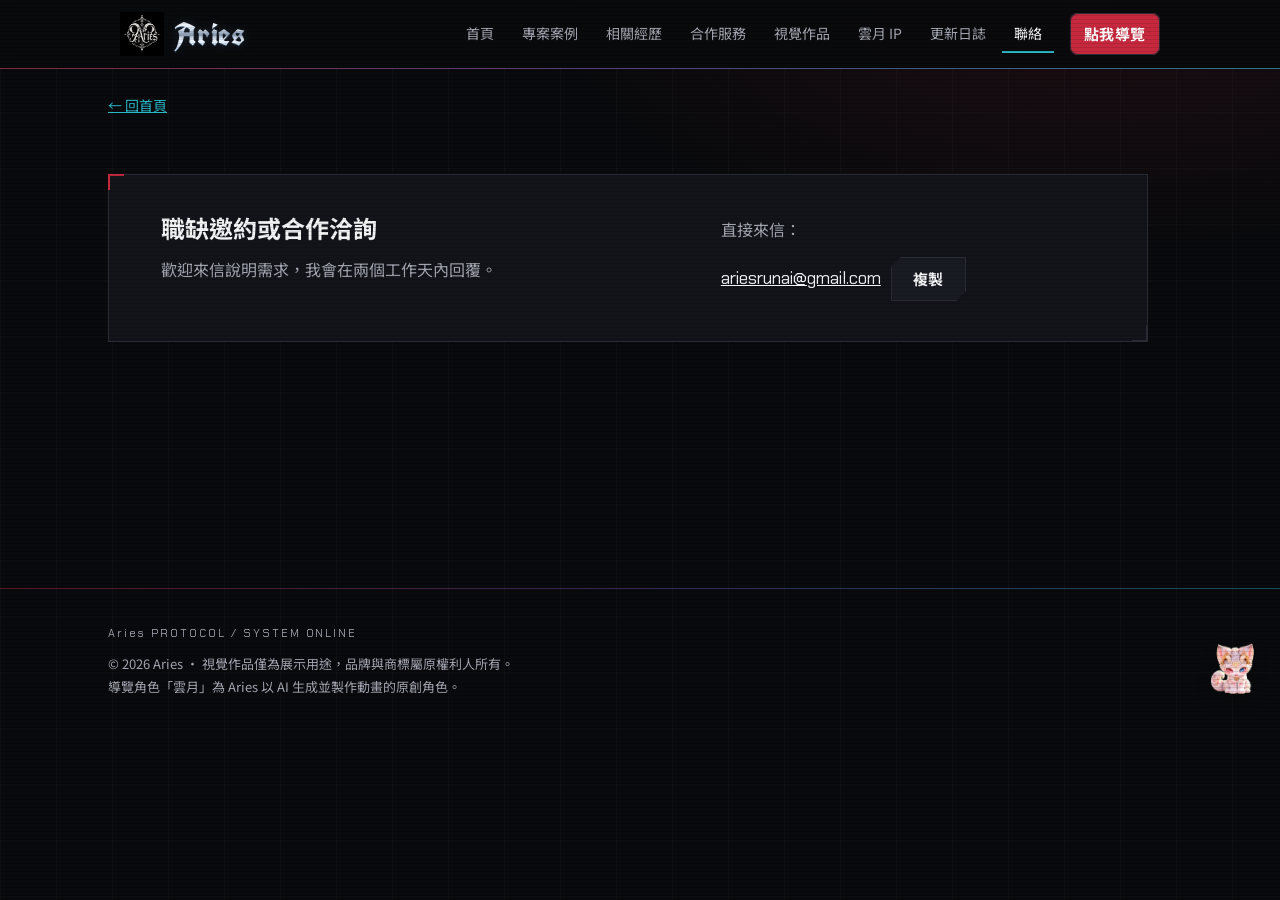
<file: contact.html>
<!doctype html>
<html lang="zh-Hant-TW">
<head>
<!-- Google tag (gtag.js) -->
<script async src="https://www.googletagmanager.com/gtag/js?id=G-67135LKMFE"></script>
<script>
  window.dataLayer = window.dataLayer || [];
  function gtag(){dataLayer.push(arguments);}
  gtag('js', new Date());
  gtag('config', 'G-67135LKMFE');
</script>

<meta charset="utf-8">
<meta name="viewport" content="width=device-width, initial-scale=1, viewport-fit=cover">
<meta name="color-scheme" content="dark">
<meta name="theme-color" content="#090A0D">
<link rel="icon" href="/img/aries-logo.png" type="image/png">
<meta property="og:url" content="https://ariesrunai.github.io/contact.html">
<meta property="og:title" content="聯絡｜Aries 作品集">
<!-- Sites 分享預覽圖 -->
<meta property="og:image" content="https://ariesrunai.github.io/og.png?v=2">
<meta property="og:image:width" content="1200">
<meta property="og:image:height" content="630">
<meta name="twitter:card" content="summary_large_image">
<meta name="twitter:image" content="https://ariesrunai.github.io/og.png?v=2">
<meta property="og:description" content="用 AI 把內容產出變成可重複的流程。AI 應用 · 內容製作 · AI 導入作品集。">
<title>聯絡｜Aries 作品集</title>
<meta name="description" content="職缺邀約或合作洽詢，歡迎來信。">
<link rel="preconnect" href="https://fonts.googleapis.com">
<link rel="preconnect" href="https://fonts.gstatic.com" crossorigin>
<link rel="stylesheet" href="https://fonts.googleapis.com/css2?family=UnifrakturCook:wght@700&family=Chakra+Petch:wght@500;600;700&family=Orbitron:wght@600;800&family=Noto+Sans+TC:wght@400;500;700&family=IBM+Plex+Mono:wght@400;600&display=swap">
<link rel="stylesheet" href="/site.css?v=e5c89ec7">
<link rel="stylesheet" href="/updates.css?v=77e31eb7">
<link rel="canonical" href="https://ariesrunai.github.io/contact.html">
</head>
<body data-page="contact">


<header class="top">
  <div class="wrap">
    <a class="brand" href="/" aria-label="Aries 首頁">
      <img class="personal-logo" src="/img/aries-logo.png" alt="" width="56" height="56">
      <b class="aries-wordmark">Aries</b><span class="sys">SYSTEM ONLINE</span>
    </a>
    <nav aria-label="頁面導覽">
      <a href="/">首頁</a>
      <a href="/cases.html">專案案例</a>
      <a href="/about.html">相關經歷</a>
      <a href="/services.html">合作服務</a>
      <a href="/works.html">視覺作品</a>
      <a href="/lab.html" data-lab-link>雲月 IP</a>
      <a href="/updates.html">更新日誌</a>
      <a href="/contact.html" aria-current="page">聯絡</a>
    </nav>
    <button class="btn primary guide-trigger" type="button" aria-controls="bubble">點我導覽</button>
  </div>
</header>

<div id="petGuideSlot" class="wrap"></div>
<main id="top"><div class="wrap"><a class="page-back" href="/">← 回首頁</a><section class="block" id="contact">
      <div class="contact">
        <div>
          <h1>職缺邀約或合作洽詢</h1>
          <p>歡迎來信說明需求，我會在兩個工作天內回覆。</p>

        </div>
        <div class="contact-side">
          <p style="margin:0">直接來信：</p>
          <div class="mail">
            <a id="mail" href="mailto:ariesrunai@gmail.com">ariesrunai@gmail.com</a>
            <button class="btn" id="copy" type="button">複製</button>
          </div>
        </div>
      </div>
    </section></div></main>
<footer><div class="wrap"><div class="protocol">Aries PROTOCOL / SYSTEM ONLINE</div>© 2026 Aries · 視覺作品僅為展示用途，品牌與商標屬原權利人所有。<br>導覽角色「雲月」為 Aries 以 AI 生成並製作動畫的原創角色。</div></footer>

<aside class="pet" id="pet" aria-label="導覽角色雲月">
  <div class="bubble" id="bubble" role="status" aria-live="polite" hidden>
    <button class="x" id="petClose" type="button" aria-label="收起雲月">×</button>
    <span class="who">雲月</span>
    <p id="petText"></p>
    <div class="choices" id="petChoices"></div>
  </div>
  <span class="pet-tag" id="petTag">點我導覽</span>
  <button class="pet-body" id="petBody" type="button" aria-label="和雲月互動，開啟網站導覽">
    <span class="pet-shadow"></span>
    <div class="sprite" id="sprite"></div>
  </button>
</aside>

<script src="/site.js?v=5459a140" defer></script>

<script src="/updates.js?v=99efaf06" defer></script>
</body>
</html>
</file>
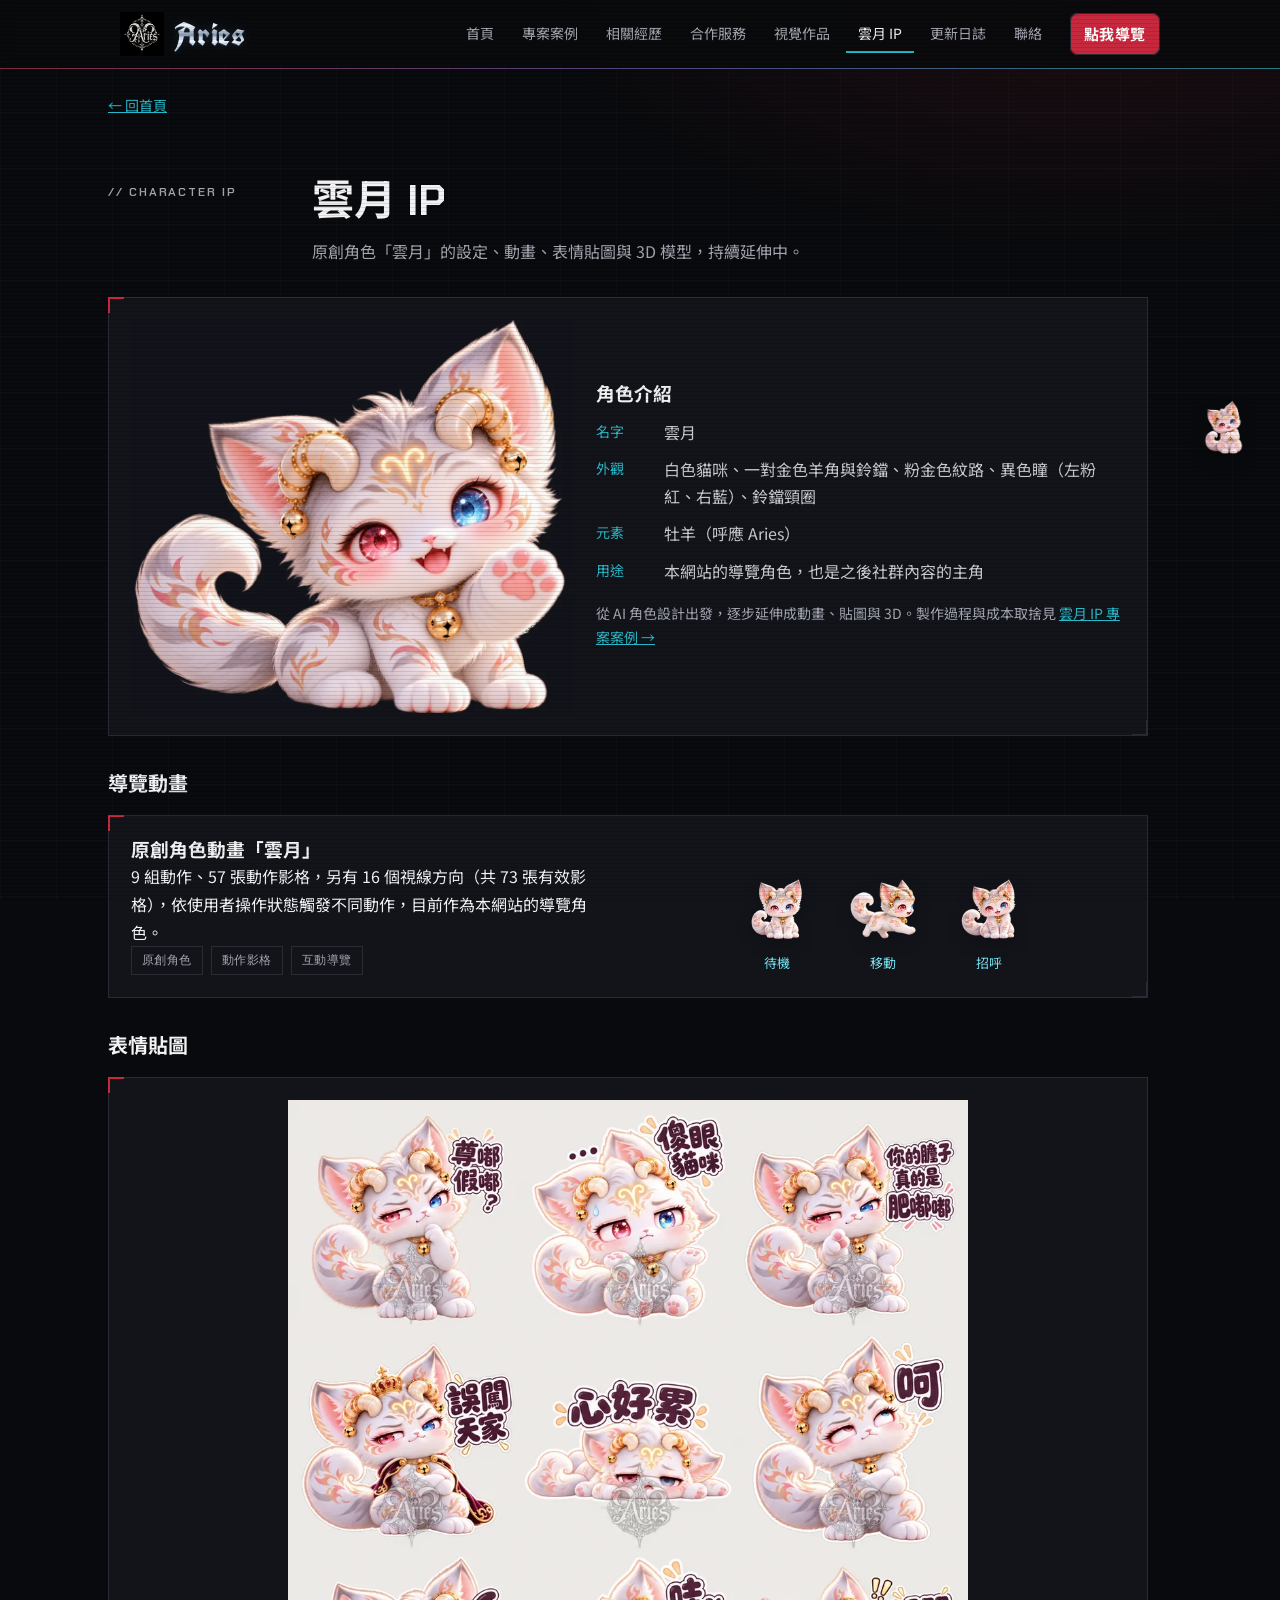
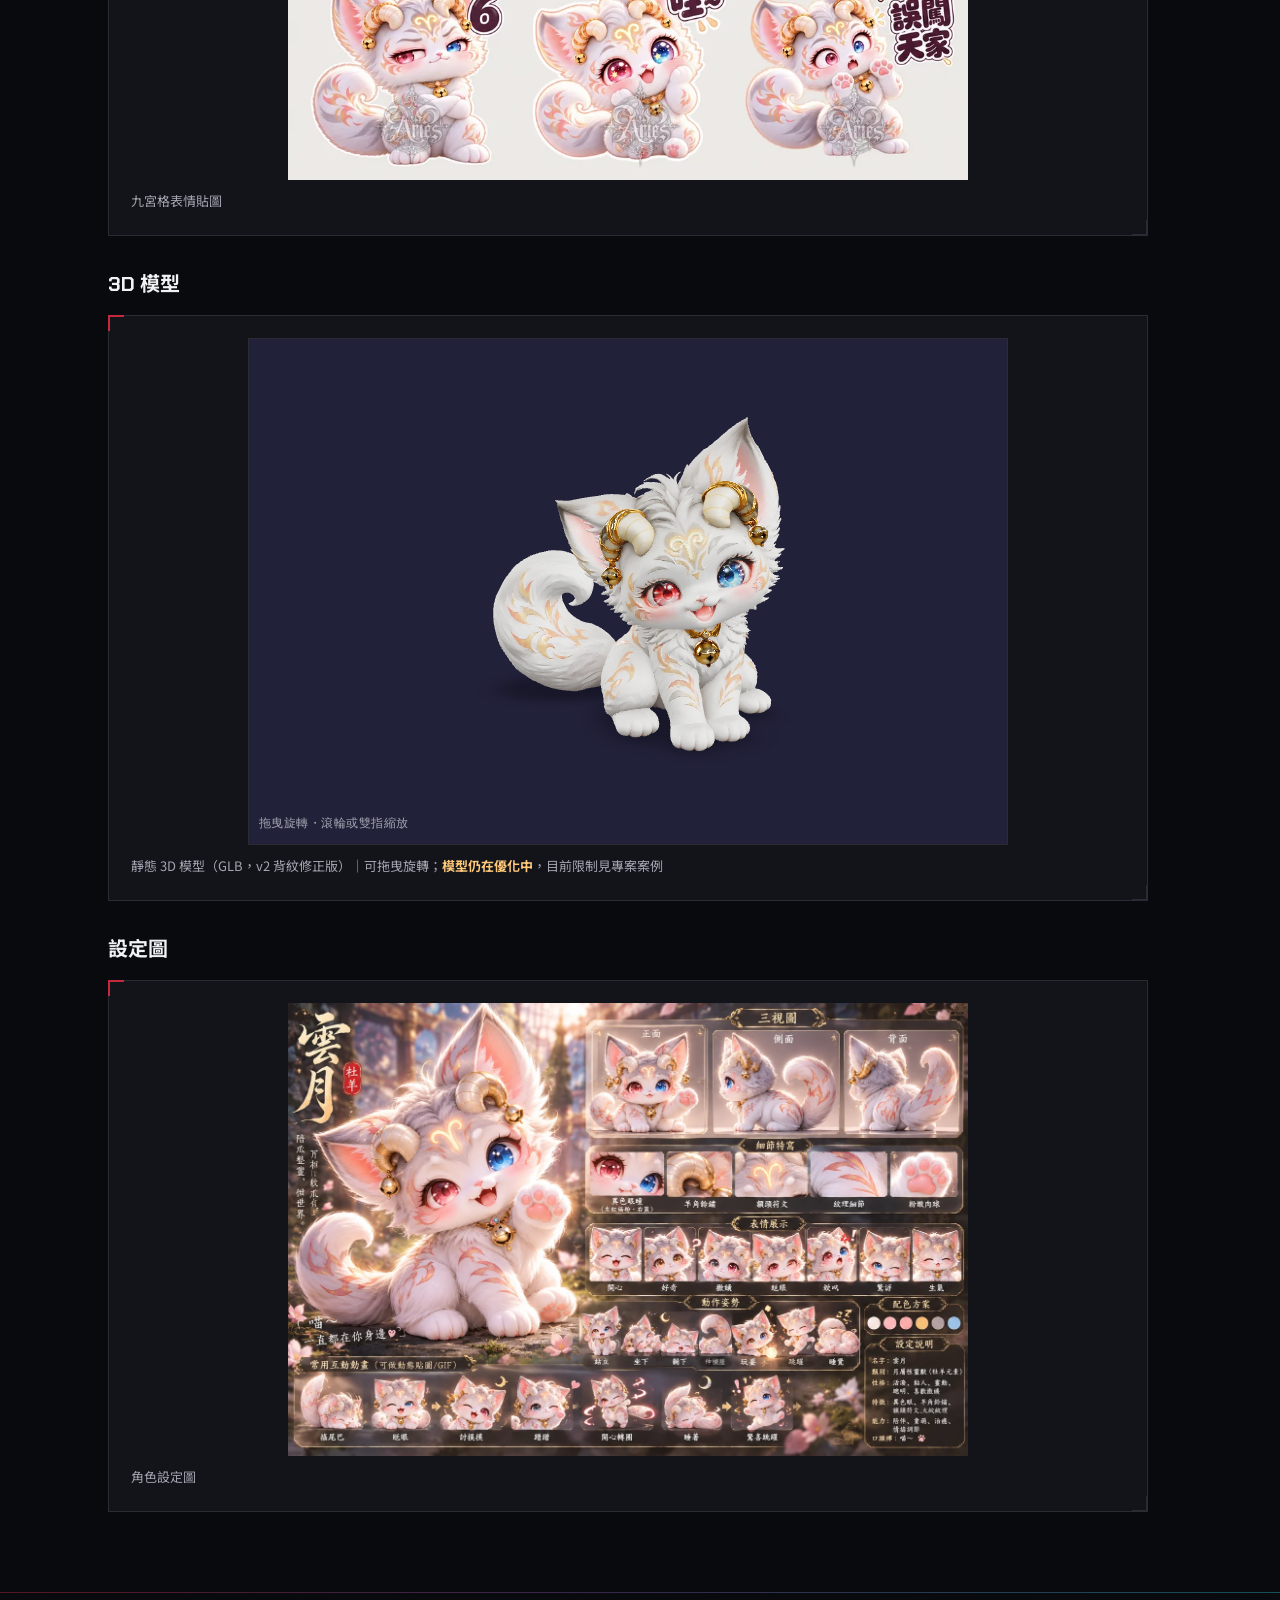
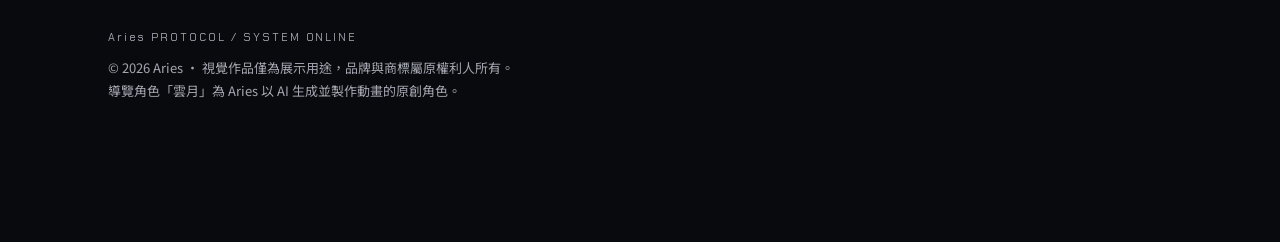
<file: lab.html>
<!doctype html>
<html lang="zh-Hant-TW">
<head>
<!-- Google tag (gtag.js) -->
<script async src="https://www.googletagmanager.com/gtag/js?id=G-67135LKMFE"></script>
<script>
  window.dataLayer = window.dataLayer || [];
  function gtag(){dataLayer.push(arguments);}
  gtag('js', new Date());
  gtag('config', 'G-67135LKMFE');
</script>

<meta charset="utf-8">
<meta name="viewport" content="width=device-width, initial-scale=1, viewport-fit=cover">
<meta name="color-scheme" content="dark">
<meta name="theme-color" content="#090A0D">
<link rel="icon" href="/img/aries-logo.png" type="image/png">
<meta property="og:url" content="https://ariesrunai.github.io/lab.html">
<meta property="og:title" content="雲月 IP｜Aries 作品集">
<!-- Sites 分享預覽圖 -->
<meta property="og:image" content="https://ariesrunai.github.io/og.png?v=2">
<meta property="og:image:width" content="1200">
<meta property="og:image:height" content="630">
<meta name="twitter:card" content="summary_large_image">
<meta name="twitter:image" content="https://ariesrunai.github.io/og.png?v=2">
<meta property="og:description" content="用 AI 把內容產出變成可重複的流程。AI 應用 · 內容製作 · AI 導入作品集。">
<title>雲月 IP｜Aries 作品集</title>
<meta name="description" content="原創角色「雲月」的設定、動畫、表情貼圖與 3D 模型，持續延伸中。">
<link rel="preconnect" href="https://fonts.googleapis.com">
<link rel="preconnect" href="https://fonts.gstatic.com" crossorigin>
<link rel="stylesheet" href="https://fonts.googleapis.com/css2?family=UnifrakturCook:wght@700&family=Chakra+Petch:wght@500;600;700&family=Orbitron:wght@600;800&family=Noto+Sans+TC:wght@400;500;700&family=IBM+Plex+Mono:wght@400;600&display=swap">
<link rel="stylesheet" href="/site.css?v=e5c89ec7">
<link rel="stylesheet" href="/updates.css?v=77e31eb7">
<link rel="canonical" href="https://ariesrunai.github.io/lab.html">
</head>
<body data-page="lab">


<header class="top">
  <div class="wrap">
    <a class="brand" href="/" aria-label="Aries 首頁">
      <img class="personal-logo" src="/img/aries-logo.png" alt="" width="56" height="56">
      <b class="aries-wordmark">Aries</b><span class="sys">SYSTEM ONLINE</span>
    </a>
    <nav aria-label="頁面導覽">
      <a href="/">首頁</a>
      <a href="/cases.html">專案案例</a>
      <a href="/about.html">相關經歷</a>
      <a href="/services.html">合作服務</a>
      <a href="/works.html">視覺作品</a>
      <a href="/lab.html" aria-current="page" data-lab-link>雲月 IP</a>
      <a href="/updates.html">更新日誌</a>
      <a href="/contact.html">聯絡</a>
    </nav>
    <button class="btn primary guide-trigger" type="button" aria-controls="bubble">點我導覽</button>
  </div>
</header>

<div id="petGuideSlot" class="wrap"></div>
<main id="top"><div class="wrap"><a class="page-back" href="/">← 回首頁</a><section class="block" id="lab">
      <div class="sec-head"><p class="label">Character IP</p><div><h1>雲月 IP</h1><p>原創角色「雲月」的設定、動畫、表情貼圖與 3D 模型，持續延伸中。</p></div></div>
      <div class="yy-ip">
        <div class="panel yy-intro">
          <img src="/media/yunyue/character.webp" alt="雲月角色主視覺：白色貓咪，金色羊角掛著鈴鐺，異色瞳，身上有粉金色紋路" width="900" height="804" loading="lazy">
          <div>
            <h3>角色介紹</h3>
            <dl class="yy-facts">
              <div><dt>名字</dt><dd>雲月</dd></div>
              <div><dt>外觀</dt><dd>白色貓咪、一對金色羊角與鈴鐺、粉金色紋路、異色瞳（左粉紅、右藍）、鈴鐺頸圈</dd></div>
              <div><dt>元素</dt><dd>牡羊（呼應 Aries）</dd></div>
              <div><dt>用途</dt><dd>本網站的導覽角色，也是之後社群內容的主角</dd></div>
            </dl>
            <p class="yy-note">從 AI 角色設計出發，逐步延伸成動畫、貼圖與 3D。製作過程與成本取捨見 <a href="/cases.html#case-yunyue">雲月 IP 專案案例 →</a></p>
          </div>
        </div>
        <h3 class="yy-h">導覽動畫</h3>
      <div class="panel lab-project">
        <div><h3>原創角色動畫「雲月」</h3><p>9 組動作、57 張動作影格，另有 16 個視線方向（共 73 張有效影格），依使用者操作狀態觸發不同動作，目前作為本網站的導覽角色。</p><div class="tags"><span class="tag">原創角色</span><span class="tag">動作影格</span><span class="tag">互動導覽</span></div></div>
        <div class="lab-poses" aria-label="使用網站現有雲月素材展示動作影格">
          <figure><div class="lab-pose" role="img" aria-label="雲月待機動作影格"></div><figcaption>待機</figcaption></figure>
          <figure><div class="lab-pose move" role="img" aria-label="雲月移動動作影格"></div><figcaption>移動</figcaption></figure>
          <figure><div class="lab-pose greet" role="img" aria-label="雲月招呼動作影格"></div><figcaption>招呼</figcaption></figure>
        </div>
      </div>
        <h3 class="yy-h">表情貼圖</h3>
        <figure class="panel yy-fig"><img src="/media/yunyue/stickers.webp" alt="雲月九宮格表情貼圖：尊嘟假嘟、傻眼貓咪、你的膽子真的是肥嘟嘟、誤闖天家、心好累、呵、6、哇" width="1000" height="1000" loading="lazy"><figcaption>九宮格表情貼圖</figcaption></figure>
        <h3 class="yy-h">3D 模型</h3>
        <figure class="panel yy-fig">
          <div class="yy-3d-stage">
            <div class="yy-3d-pair"><img src="/media/yunyue/3d-front.webp" alt="雲月 3D 模型正面" width="600" height="477" loading="lazy"><img src="/media/yunyue/3d-back.webp" alt="雲月 3D 模型背面" width="600" height="477" loading="lazy"></div>
            <button class="btn yy-3d-load" type="button">載入可旋轉的 3D 模型（約 2MB）</button>
          </div>
          <figcaption>靜態 3D 模型（GLB，v2 背紋修正版）｜可拖曳旋轉；<strong class="yy-wip">模型仍在優化中</strong>，目前限制見專案案例</figcaption>
        </figure>
        <h3 class="yy-h">設定圖</h3>
        <figure class="panel yy-fig"><img src="/media/yunyue/design-sheet.webp" alt="雲月角色設定圖：主視覺、三視圖、細節特寫、表情與動作、配色" width="1400" height="933" loading="lazy"><figcaption>角色設定圖</figcaption></figure>
      </div>
    </section></div></main>
<footer><div class="wrap"><div class="protocol">Aries PROTOCOL / SYSTEM ONLINE</div>© 2026 Aries · 視覺作品僅為展示用途，品牌與商標屬原權利人所有。<br>導覽角色「雲月」為 Aries 以 AI 生成並製作動畫的原創角色。</div></footer>

<aside class="pet" id="pet" aria-label="導覽角色雲月">
  <div class="bubble" id="bubble" role="status" aria-live="polite" hidden>
    <button class="x" id="petClose" type="button" aria-label="收起雲月">×</button>
    <span class="who">雲月</span>
    <p id="petText"></p>
    <div class="choices" id="petChoices"></div>
  </div>
  <span class="pet-tag" id="petTag">點我導覽</span>
  <button class="pet-body" id="petBody" type="button" aria-label="和雲月互動，開啟網站導覽">
    <span class="pet-shadow"></span>
    <div class="sprite" id="sprite"></div>
  </button>
</aside>

<script src="/site.js?v=5459a140" defer></script>

<script src="/updates.js?v=99efaf06" defer></script>
</body>
</html>
</file>
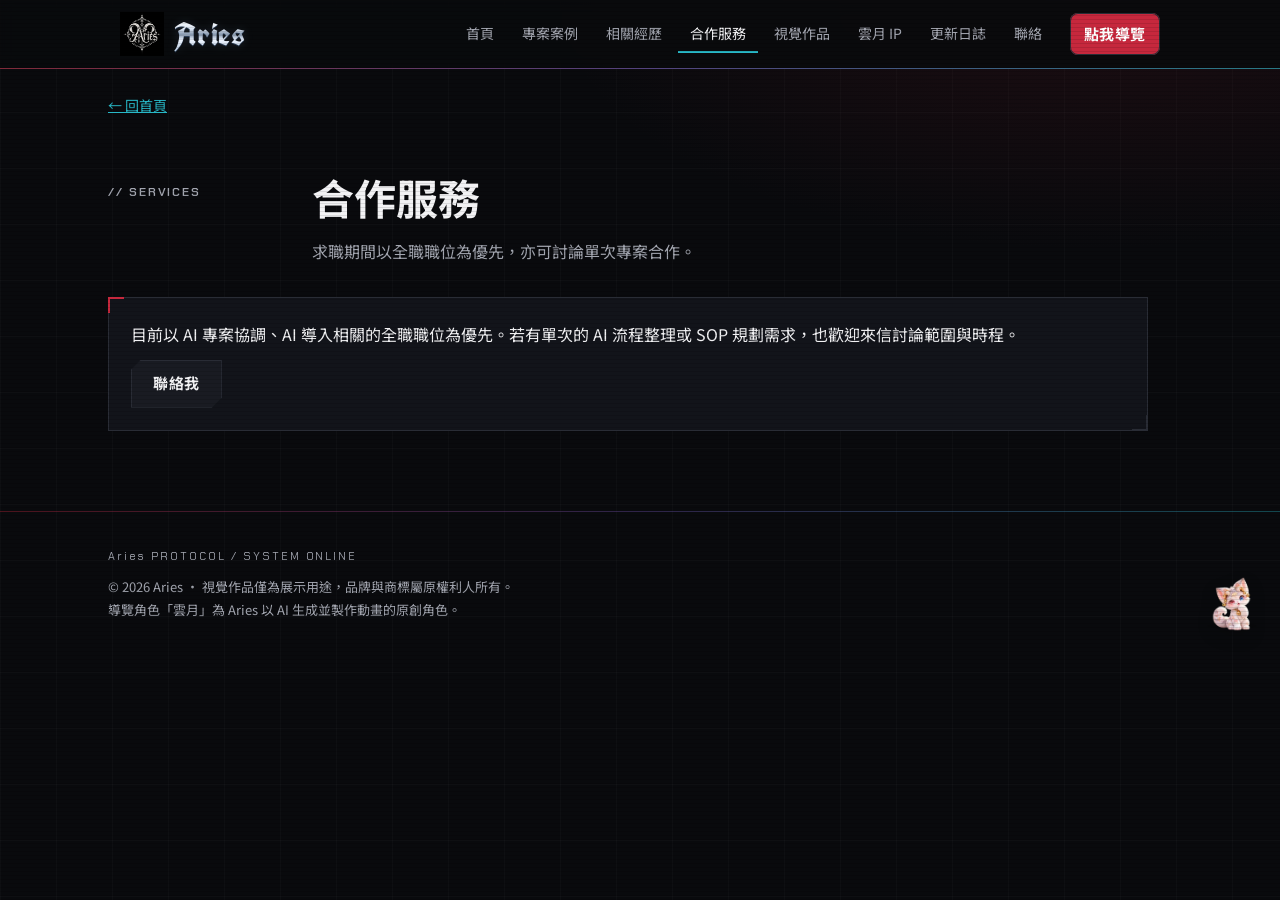
<file: services.html>
<!doctype html>
<html lang="zh-Hant-TW">
<head>
<!-- Google tag (gtag.js) -->
<script async src="https://www.googletagmanager.com/gtag/js?id=G-67135LKMFE"></script>
<script>
  window.dataLayer = window.dataLayer || [];
  function gtag(){dataLayer.push(arguments);}
  gtag('js', new Date());
  gtag('config', 'G-67135LKMFE');
</script>

<meta charset="utf-8">
<meta name="viewport" content="width=device-width, initial-scale=1, viewport-fit=cover">
<meta name="color-scheme" content="dark">
<meta name="theme-color" content="#090A0D">
<link rel="icon" href="/img/aries-logo.png" type="image/png">
<meta property="og:url" content="https://ariesrunai.github.io/services.html">
<meta property="og:title" content="合作服務｜Aries 作品集">
<!-- Sites 分享預覽圖 -->
<meta property="og:image" content="https://ariesrunai.github.io/og.png?v=2">
<meta property="og:image:width" content="1200">
<meta property="og:image:height" content="630">
<meta name="twitter:card" content="summary_large_image">
<meta name="twitter:image" content="https://ariesrunai.github.io/og.png?v=2">
<meta property="og:description" content="用 AI 把內容產出變成可重複的流程。AI 應用 · 內容製作 · AI 導入作品集。">
<title>合作服務｜Aries 作品集</title>
<meta name="description" content="求職期間以全職職位為優先，亦可討論單次專案合作。">
<link rel="preconnect" href="https://fonts.googleapis.com">
<link rel="preconnect" href="https://fonts.gstatic.com" crossorigin>
<link rel="stylesheet" href="https://fonts.googleapis.com/css2?family=UnifrakturCook:wght@700&family=Chakra+Petch:wght@500;600;700&family=Orbitron:wght@600;800&family=Noto+Sans+TC:wght@400;500;700&family=IBM+Plex+Mono:wght@400;600&display=swap">
<link rel="stylesheet" href="/site.css?v=e5c89ec7">
<link rel="stylesheet" href="/updates.css?v=77e31eb7">
<link rel="canonical" href="https://ariesrunai.github.io/services.html">
</head>
<body data-page="services">


<header class="top">
  <div class="wrap">
    <a class="brand" href="/" aria-label="Aries 首頁">
      <img class="personal-logo" src="/img/aries-logo.png" alt="" width="56" height="56">
      <b class="aries-wordmark">Aries</b><span class="sys">SYSTEM ONLINE</span>
    </a>
    <nav aria-label="頁面導覽">
      <a href="/">首頁</a>
      <a href="/cases.html">專案案例</a>
      <a href="/about.html">相關經歷</a>
      <a href="/services.html" aria-current="page">合作服務</a>
      <a href="/works.html">視覺作品</a>
      <a href="/lab.html" data-lab-link>雲月 IP</a>
      <a href="/updates.html">更新日誌</a>
      <a href="/contact.html">聯絡</a>
    </nav>
    <button class="btn primary guide-trigger" type="button" aria-controls="bubble">點我導覽</button>
  </div>
</header>

<div id="petGuideSlot" class="wrap"></div>
<main id="top"><div class="wrap"><a class="page-back" href="/">← 回首頁</a><section class="block" id="services">
      <div class="sec-head">
        <p class="label">Services</p>
        <div>
          <h1>合作服務</h1>
          <p>求職期間以全職職位為優先，亦可討論單次專案合作。</p>
        </div>
      </div>
      <div class="panel">
        <p>目前以 AI 專案協調、AI 導入相關的全職職位為優先。若有單次的 AI 流程整理或 SOP 規劃需求，也歡迎來信討論範圍與時程。</p>
        <p style="margin-top:12px"><a class="btn" href="/contact.html">聯絡我</a></p>
      </div>
    </section></div></main>
<footer><div class="wrap"><div class="protocol">Aries PROTOCOL / SYSTEM ONLINE</div>© 2026 Aries · 視覺作品僅為展示用途，品牌與商標屬原權利人所有。<br>導覽角色「雲月」為 Aries 以 AI 生成並製作動畫的原創角色。</div></footer>

<aside class="pet" id="pet" aria-label="導覽角色雲月">
  <div class="bubble" id="bubble" role="status" aria-live="polite" hidden>
    <button class="x" id="petClose" type="button" aria-label="收起雲月">×</button>
    <span class="who">雲月</span>
    <p id="petText"></p>
    <div class="choices" id="petChoices"></div>
  </div>
  <span class="pet-tag" id="petTag">點我導覽</span>
  <button class="pet-body" id="petBody" type="button" aria-label="和雲月互動，開啟網站導覽">
    <span class="pet-shadow"></span>
    <div class="sprite" id="sprite"></div>
  </button>
</aside>

<script src="/site.js?v=5459a140" defer></script>

<script src="/updates.js?v=99efaf06" defer></script>
</body>
</html>
</file>
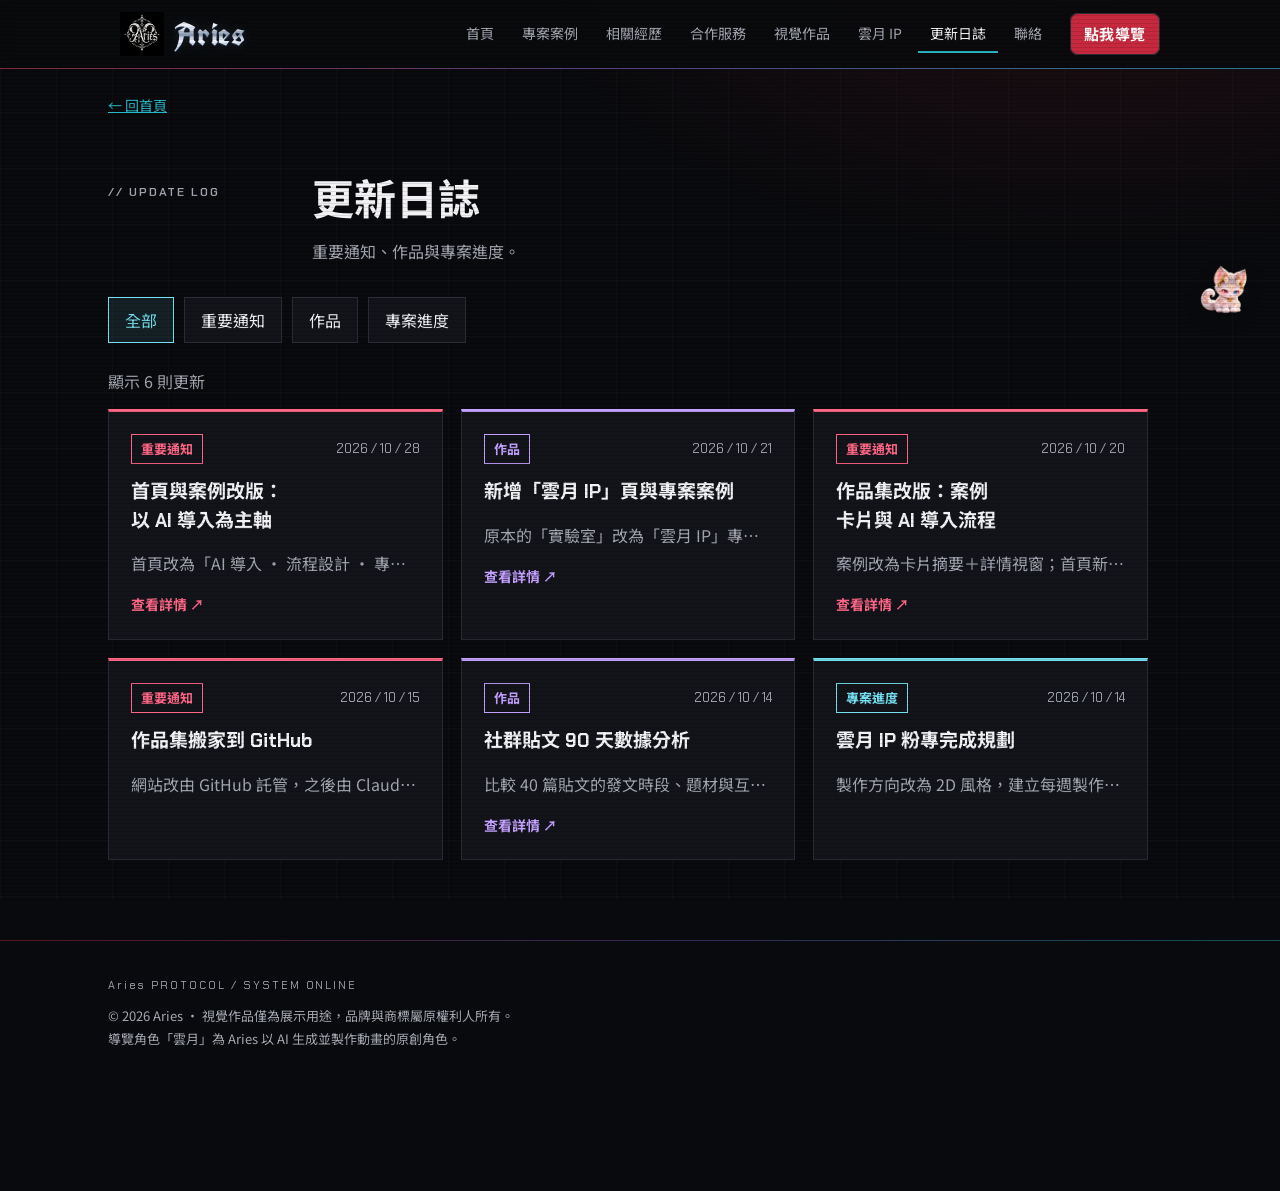
<file: updates.html>
<!doctype html>
<html lang="zh-Hant-TW">
<head>
<!-- Google tag (gtag.js) -->
<script async src="https://www.googletagmanager.com/gtag/js?id=G-67135LKMFE"></script>
<script>
  window.dataLayer = window.dataLayer || [];
  function gtag(){dataLayer.push(arguments);}
  gtag('js', new Date());
  gtag('config', 'G-67135LKMFE');
</script>

<meta charset="utf-8">
<meta name="viewport" content="width=device-width, initial-scale=1, viewport-fit=cover">
<meta name="color-scheme" content="dark">
<meta name="theme-color" content="#090A0D">
<link rel="icon" href="/img/aries-logo.png" type="image/png">
<meta property="og:url" content="https://ariesrunai.github.io/updates.html">
<meta property="og:title" content="更新日誌｜Aries 作品集">
<!-- Sites 分享預覽圖 -->
<meta property="og:image" content="https://ariesrunai.github.io/og.png?v=2">
<meta property="og:image:width" content="1200">
<meta property="og:image:height" content="630">
<meta name="twitter:card" content="summary_large_image">
<meta name="twitter:image" content="https://ariesrunai.github.io/og.png?v=2">
<meta property="og:description" content="用 AI 把內容產出變成可重複的流程。AI 應用 · 內容製作 · AI 導入作品集。">
<title>更新日誌｜Aries 作品集</title>
<meta name="description" content="重要通知、作品與專案進度。">
<link rel="preconnect" href="https://fonts.googleapis.com">
<link rel="preconnect" href="https://fonts.gstatic.com" crossorigin>
<link rel="stylesheet" href="https://fonts.googleapis.com/css2?family=UnifrakturCook:wght@700&family=Chakra+Petch:wght@500;600;700&family=Orbitron:wght@600;800&family=Noto+Sans+TC:wght@400;500;700&family=IBM+Plex+Mono:wght@400;600&display=swap">
<link rel="stylesheet" href="/site.css?v=e5c89ec7">
<link rel="stylesheet" href="/updates.css?v=77e31eb7">
<link rel="canonical" href="https://ariesrunai.github.io/updates.html">
</head>
<body data-page="updates">


<header class="top">
  <div class="wrap">
    <a class="brand" href="/" aria-label="Aries 首頁">
      <img class="personal-logo" src="/img/aries-logo.png" alt="" width="56" height="56">
      <b class="aries-wordmark">Aries</b><span class="sys">SYSTEM ONLINE</span>
    </a>
    <nav aria-label="頁面導覽">
      <a href="/">首頁</a>
      <a href="/cases.html">專案案例</a>
      <a href="/about.html">相關經歷</a>
      <a href="/services.html">合作服務</a>
      <a href="/works.html">視覺作品</a>
      <a href="/lab.html" data-lab-link>雲月 IP</a>
      <a href="/updates.html" aria-current="page">更新日誌</a>
      <a href="/contact.html">聯絡</a>
    </nav>
    <button class="btn primary guide-trigger" type="button" aria-controls="bubble">點我導覽</button>
  </div>
</header>

<div id="petGuideSlot" class="wrap"></div>
<main id="top"><div class="wrap"><a class="page-back" href="/">← 回首頁</a><section class="block" id="updates" data-updates>
      <div class="sec-head"><p class="label">Update Log</p><div><h1>更新日誌</h1><p>重要通知、作品與專案進度。</p></div></div>
      <div class="update-filters" role="group" aria-label="依更新分類篩選"><button type="button" data-update-filter="全部" aria-pressed="true">全部</button><button type="button" data-update-filter="重要通知" aria-pressed="false">重要通知</button><button type="button" data-update-filter="作品" aria-pressed="false">作品</button><button type="button" data-update-filter="專案進度" aria-pressed="false">專案進度</button></div><p class="update-status" data-update-status role="status" aria-live="polite">載入更新中…</p>
      <div class="update-grid" data-update-list></div>

    </section></div></main>
<footer><div class="wrap"><div class="protocol">Aries PROTOCOL / SYSTEM ONLINE</div>© 2026 Aries · 視覺作品僅為展示用途，品牌與商標屬原權利人所有。<br>導覽角色「雲月」為 Aries 以 AI 生成並製作動畫的原創角色。</div></footer>

<aside class="pet" id="pet" aria-label="導覽角色雲月">
  <div class="bubble" id="bubble" role="status" aria-live="polite" hidden>
    <button class="x" id="petClose" type="button" aria-label="收起雲月">×</button>
    <span class="who">雲月</span>
    <p id="petText"></p>
    <div class="choices" id="petChoices"></div>
  </div>
  <span class="pet-tag" id="petTag">點我導覽</span>
  <button class="pet-body" id="petBody" type="button" aria-label="和雲月互動，開啟網站導覽">
    <span class="pet-shadow"></span>
    <div class="sprite" id="sprite"></div>
  </button>
</aside>

<script src="/site.js?v=5459a140" defer></script>

<script src="/updates.js?v=99efaf06" defer></script>
</body>
</html>
</file>
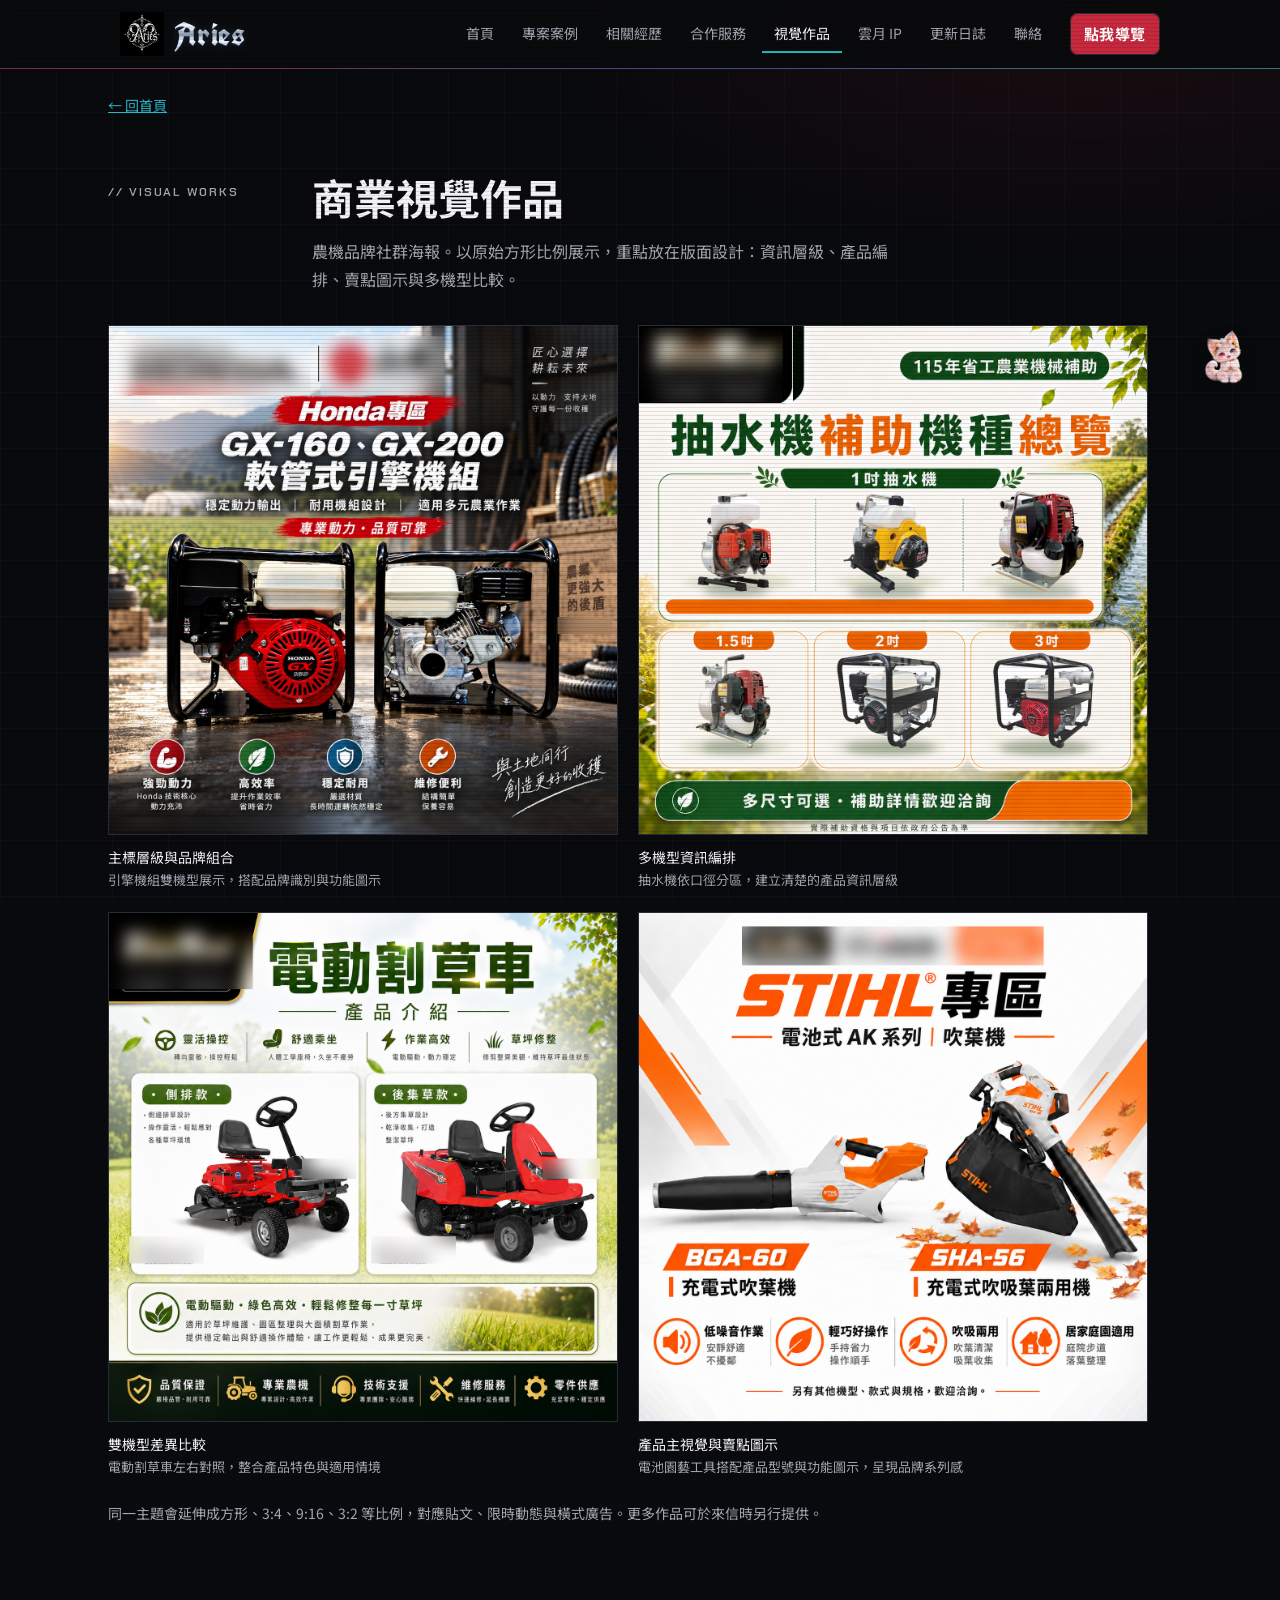
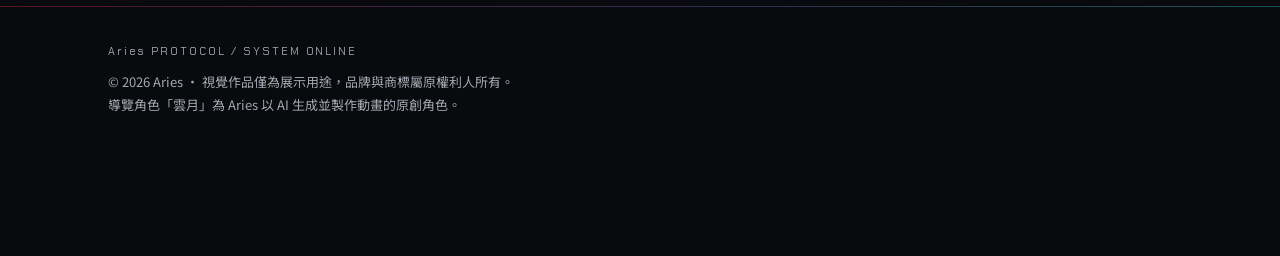
<file: works.html>
<!doctype html>
<html lang="zh-Hant-TW">
<head>
<!-- Google tag (gtag.js) -->
<script async src="https://www.googletagmanager.com/gtag/js?id=G-67135LKMFE"></script>
<script>
  window.dataLayer = window.dataLayer || [];
  function gtag(){dataLayer.push(arguments);}
  gtag('js', new Date());
  gtag('config', 'G-67135LKMFE');
</script>

<meta charset="utf-8">
<meta name="viewport" content="width=device-width, initial-scale=1, viewport-fit=cover">
<meta name="color-scheme" content="dark">
<meta name="theme-color" content="#090A0D">
<link rel="icon" href="/img/aries-logo.png" type="image/png">
<meta property="og:url" content="https://ariesrunai.github.io/works.html">
<meta property="og:title" content="視覺作品｜Aries 作品集">
<!-- Sites 分享預覽圖 -->
<meta property="og:image" content="https://ariesrunai.github.io/og.png?v=2">
<meta property="og:image:width" content="1200">
<meta property="og:image:height" content="630">
<meta name="twitter:card" content="summary_large_image">
<meta name="twitter:image" content="https://ariesrunai.github.io/og.png?v=2">
<meta property="og:description" content="用 AI 把內容產出變成可重複的流程。AI 應用 · 內容製作 · AI 導入作品集。">
<title>視覺作品｜Aries 作品集</title>
<meta name="description" content="農機品牌社群海報。資訊層級、產品編排、賣點圖示與多機型比較。">
<link rel="preconnect" href="https://fonts.googleapis.com">
<link rel="preconnect" href="https://fonts.gstatic.com" crossorigin>
<link rel="stylesheet" href="https://fonts.googleapis.com/css2?family=UnifrakturCook:wght@700&family=Chakra+Petch:wght@500;600;700&family=Orbitron:wght@600;800&family=Noto+Sans+TC:wght@400;500;700&family=IBM+Plex+Mono:wght@400;600&display=swap">
<link rel="stylesheet" href="/site.css?v=e5c89ec7">
<link rel="stylesheet" href="/updates.css?v=77e31eb7">
<link rel="canonical" href="https://ariesrunai.github.io/works.html">
</head>
<body data-page="works">


<header class="top">
  <div class="wrap">
    <a class="brand" href="/" aria-label="Aries 首頁">
      <img class="personal-logo" src="/img/aries-logo.png" alt="" width="56" height="56">
      <b class="aries-wordmark">Aries</b><span class="sys">SYSTEM ONLINE</span>
    </a>
    <nav aria-label="頁面導覽">
      <a href="/">首頁</a>
      <a href="/cases.html">專案案例</a>
      <a href="/about.html">相關經歷</a>
      <a href="/services.html">合作服務</a>
      <a href="/works.html" aria-current="page">視覺作品</a>
      <a href="/lab.html" data-lab-link>雲月 IP</a>
      <a href="/updates.html">更新日誌</a>
      <a href="/contact.html">聯絡</a>
    </nav>
    <button class="btn primary guide-trigger" type="button" aria-controls="bubble">點我導覽</button>
  </div>
</header>

<div id="petGuideSlot" class="wrap"></div>
<main id="top"><div class="wrap"><a class="page-back" href="/">← 回首頁</a><section class="block" id="works">
      <div class="sec-head">
        <p class="label">Visual Works</p>
        <div>
          <h1>商業視覺作品</h1>
          <p>農機品牌社群海報。以原始方形比例展示，重點放在版面設計：資訊層級、產品編排、賣點圖示與多機型比較。</p>
        </div>
      </div>
      <div class="gallery">
        <figure class="shot"><div class="frame"><img src="/img/visual-01.png" alt="引擎機組雙機型展示，搭配品牌識別與功能圖示" loading="lazy" width="1254" height="1254"></div><figcaption>主標層級與品牌組合<span>引擎機組雙機型展示，搭配品牌識別與功能圖示</span></figcaption></figure>
        <figure class="shot"><div class="frame"><img src="/img/visual-02.png" alt="抽水機依口徑分區，建立清楚的產品資訊層級" loading="lazy" width="1254" height="1254"></div><figcaption>多機型資訊編排<span>抽水機依口徑分區，建立清楚的產品資訊層級</span></figcaption></figure>
        <figure class="shot"><div class="frame"><img src="/img/visual-03.png" alt="電動割草車左右對照，整合產品特色與適用情境" loading="lazy" width="1254" height="1254"></div><figcaption>雙機型差異比較<span>電動割草車左右對照，整合產品特色與適用情境</span></figcaption></figure>
        <figure class="shot"><div class="frame"><img src="/img/visual-04.png" alt="電池園藝工具搭配產品型號與功能圖示，呈現品牌系列感" loading="lazy" width="1254" height="1254"></div><figcaption>產品主視覺與賣點圖示<span>電池園藝工具搭配產品型號與功能圖示，呈現品牌系列感</span></figcaption></figure>
      </div>
      <p class="note">同一主題會延伸成方形、3:4、9:16、3:2 等比例，對應貼文、限時動態與橫式廣告。更多作品可於來信時另行提供。</p>
    </section></div></main>
<footer><div class="wrap"><div class="protocol">Aries PROTOCOL / SYSTEM ONLINE</div>© 2026 Aries · 視覺作品僅為展示用途，品牌與商標屬原權利人所有。<br>導覽角色「雲月」為 Aries 以 AI 生成並製作動畫的原創角色。</div></footer>

<aside class="pet" id="pet" aria-label="導覽角色雲月">
  <div class="bubble" id="bubble" role="status" aria-live="polite" hidden>
    <button class="x" id="petClose" type="button" aria-label="收起雲月">×</button>
    <span class="who">雲月</span>
    <p id="petText"></p>
    <div class="choices" id="petChoices"></div>
  </div>
  <span class="pet-tag" id="petTag">點我導覽</span>
  <button class="pet-body" id="petBody" type="button" aria-label="和雲月互動，開啟網站導覽">
    <span class="pet-shadow"></span>
    <div class="sprite" id="sprite"></div>
  </button>
</aside>

<script src="/site.js?v=5459a140" defer></script>

<script src="/updates.js?v=99efaf06" defer></script>
</body>
</html>
</file>
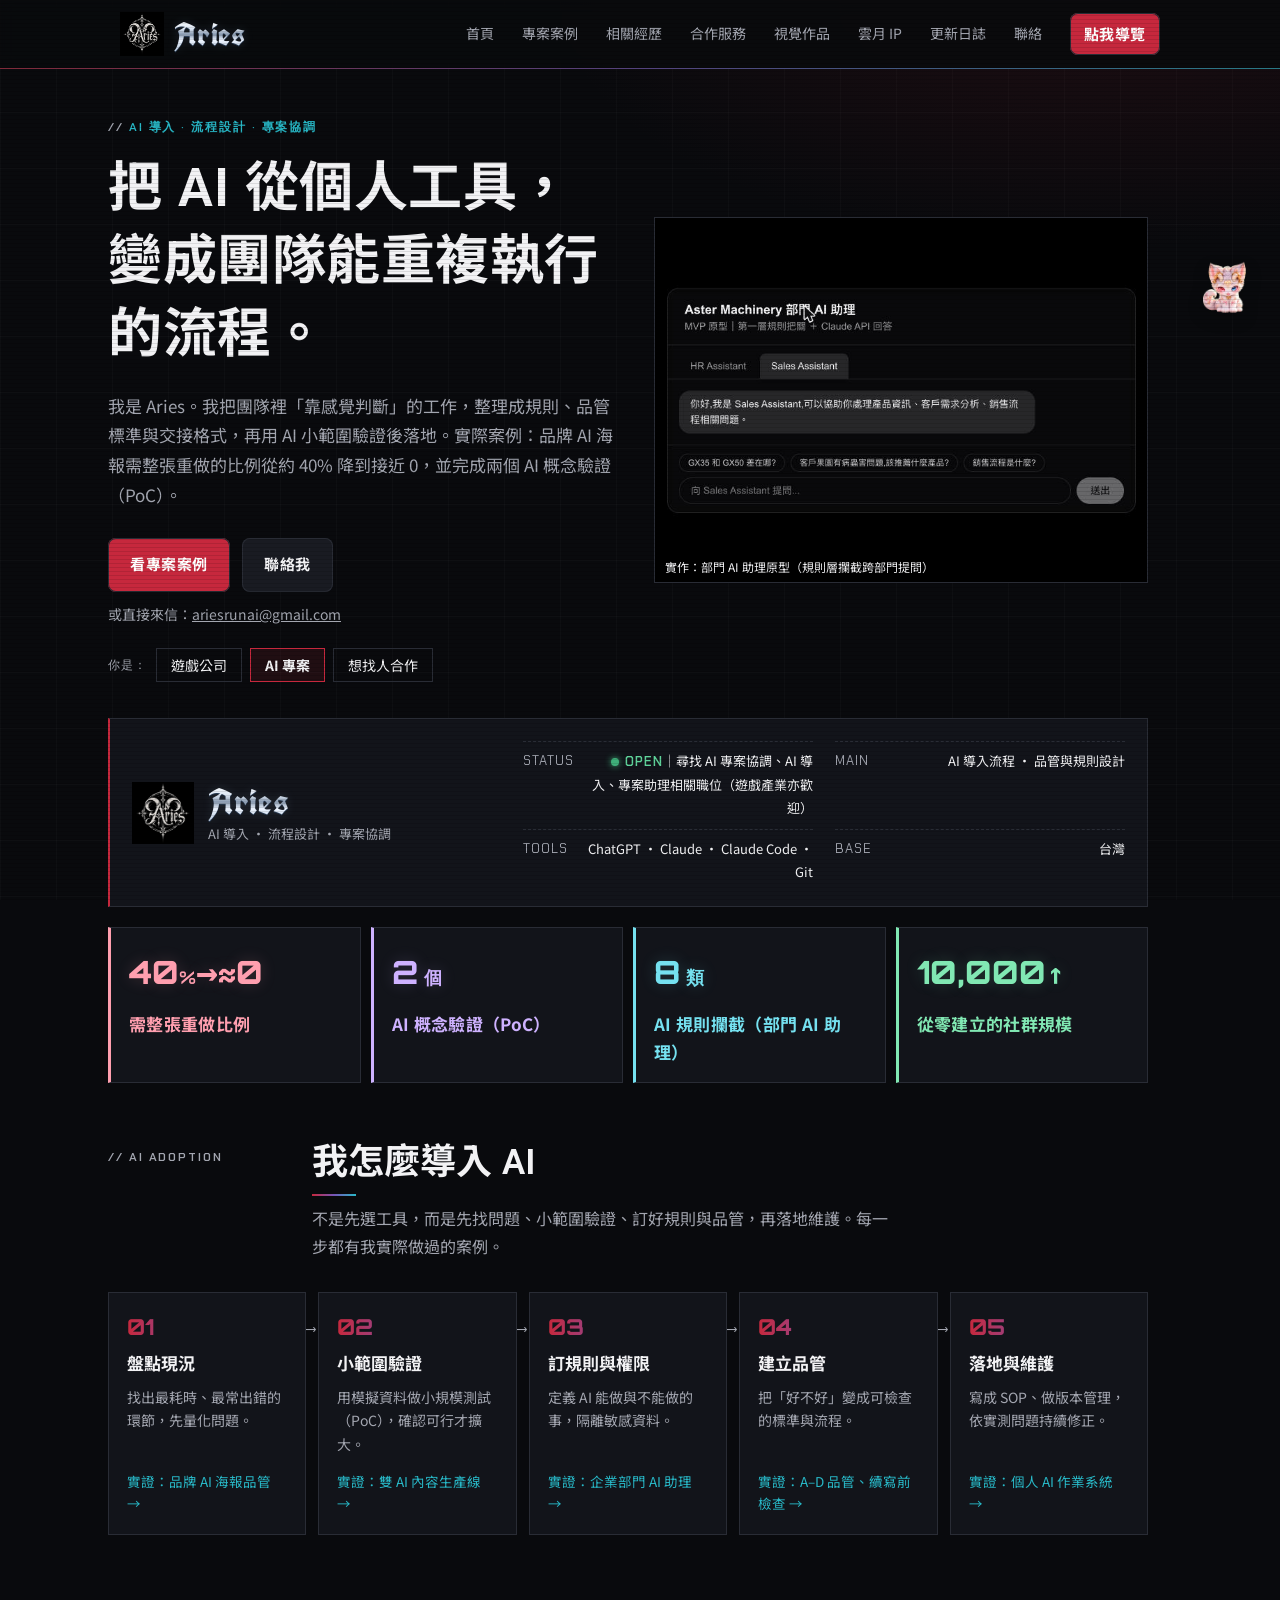
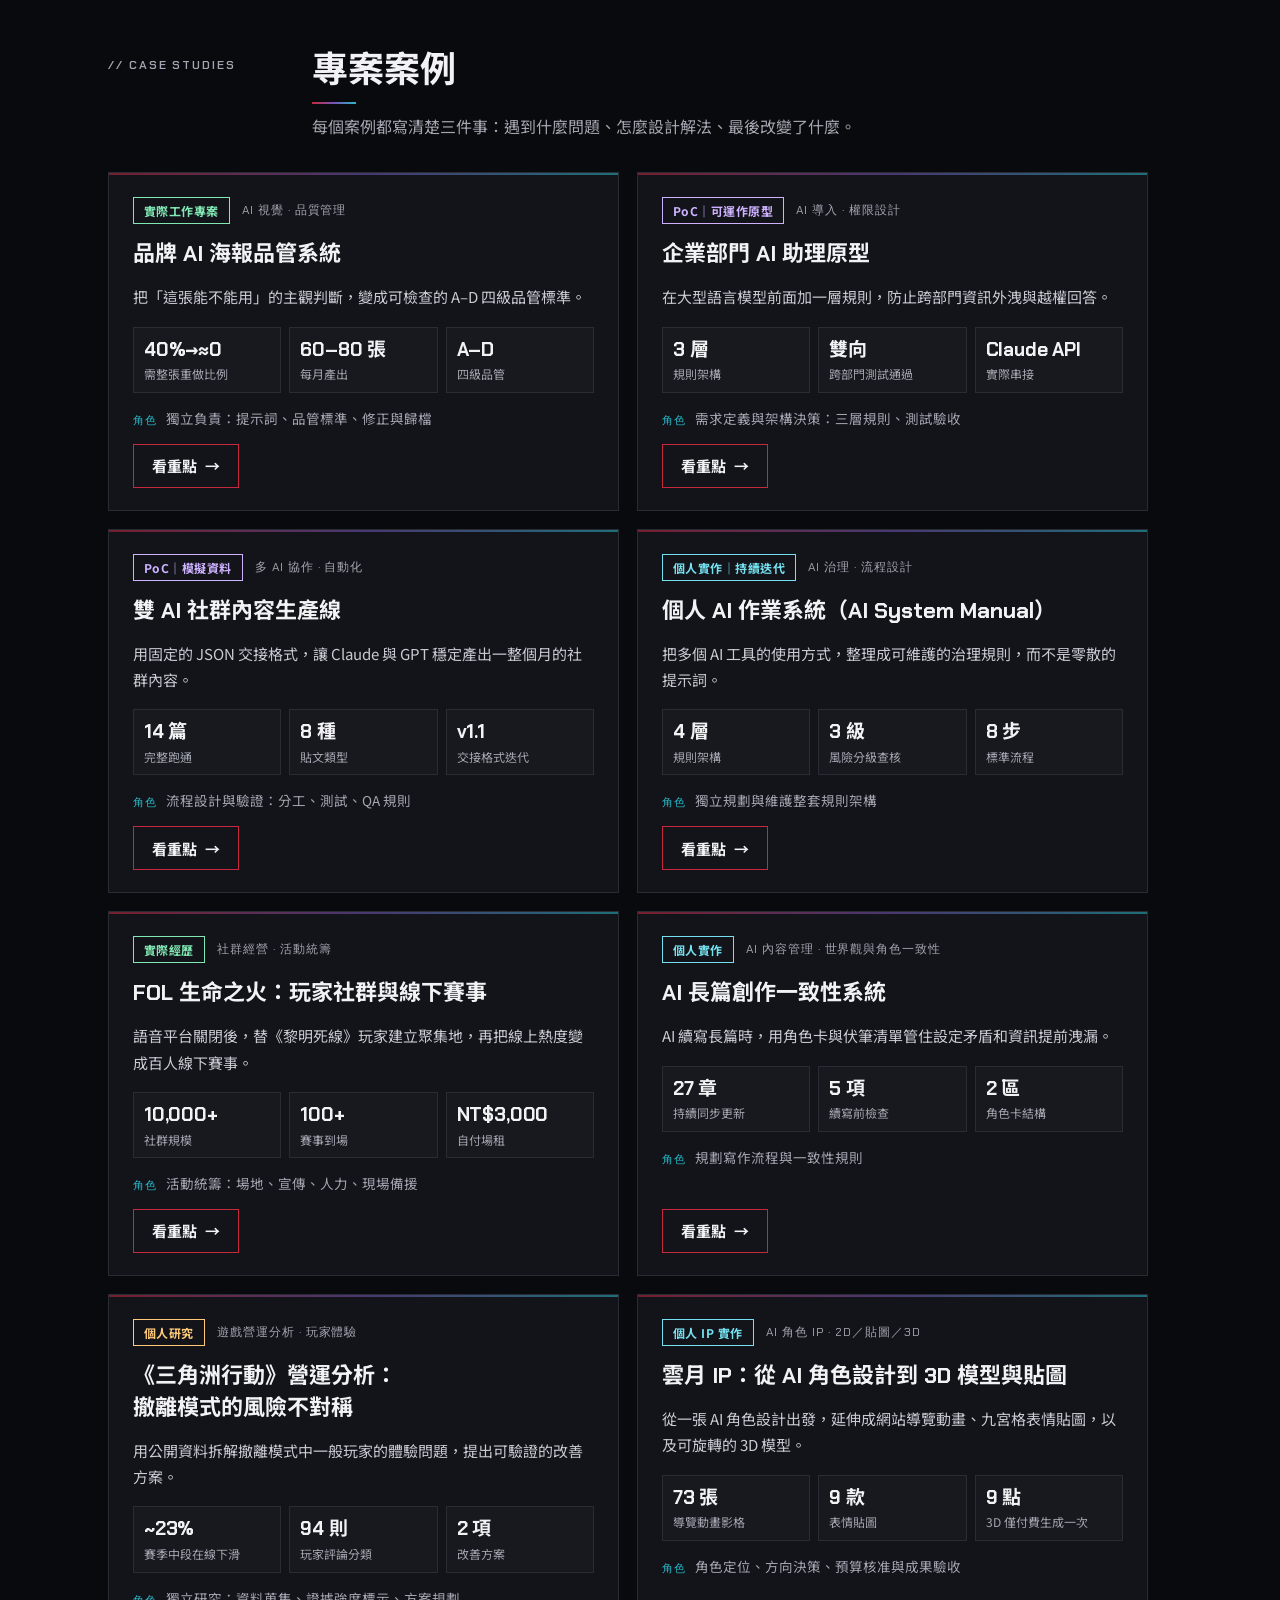
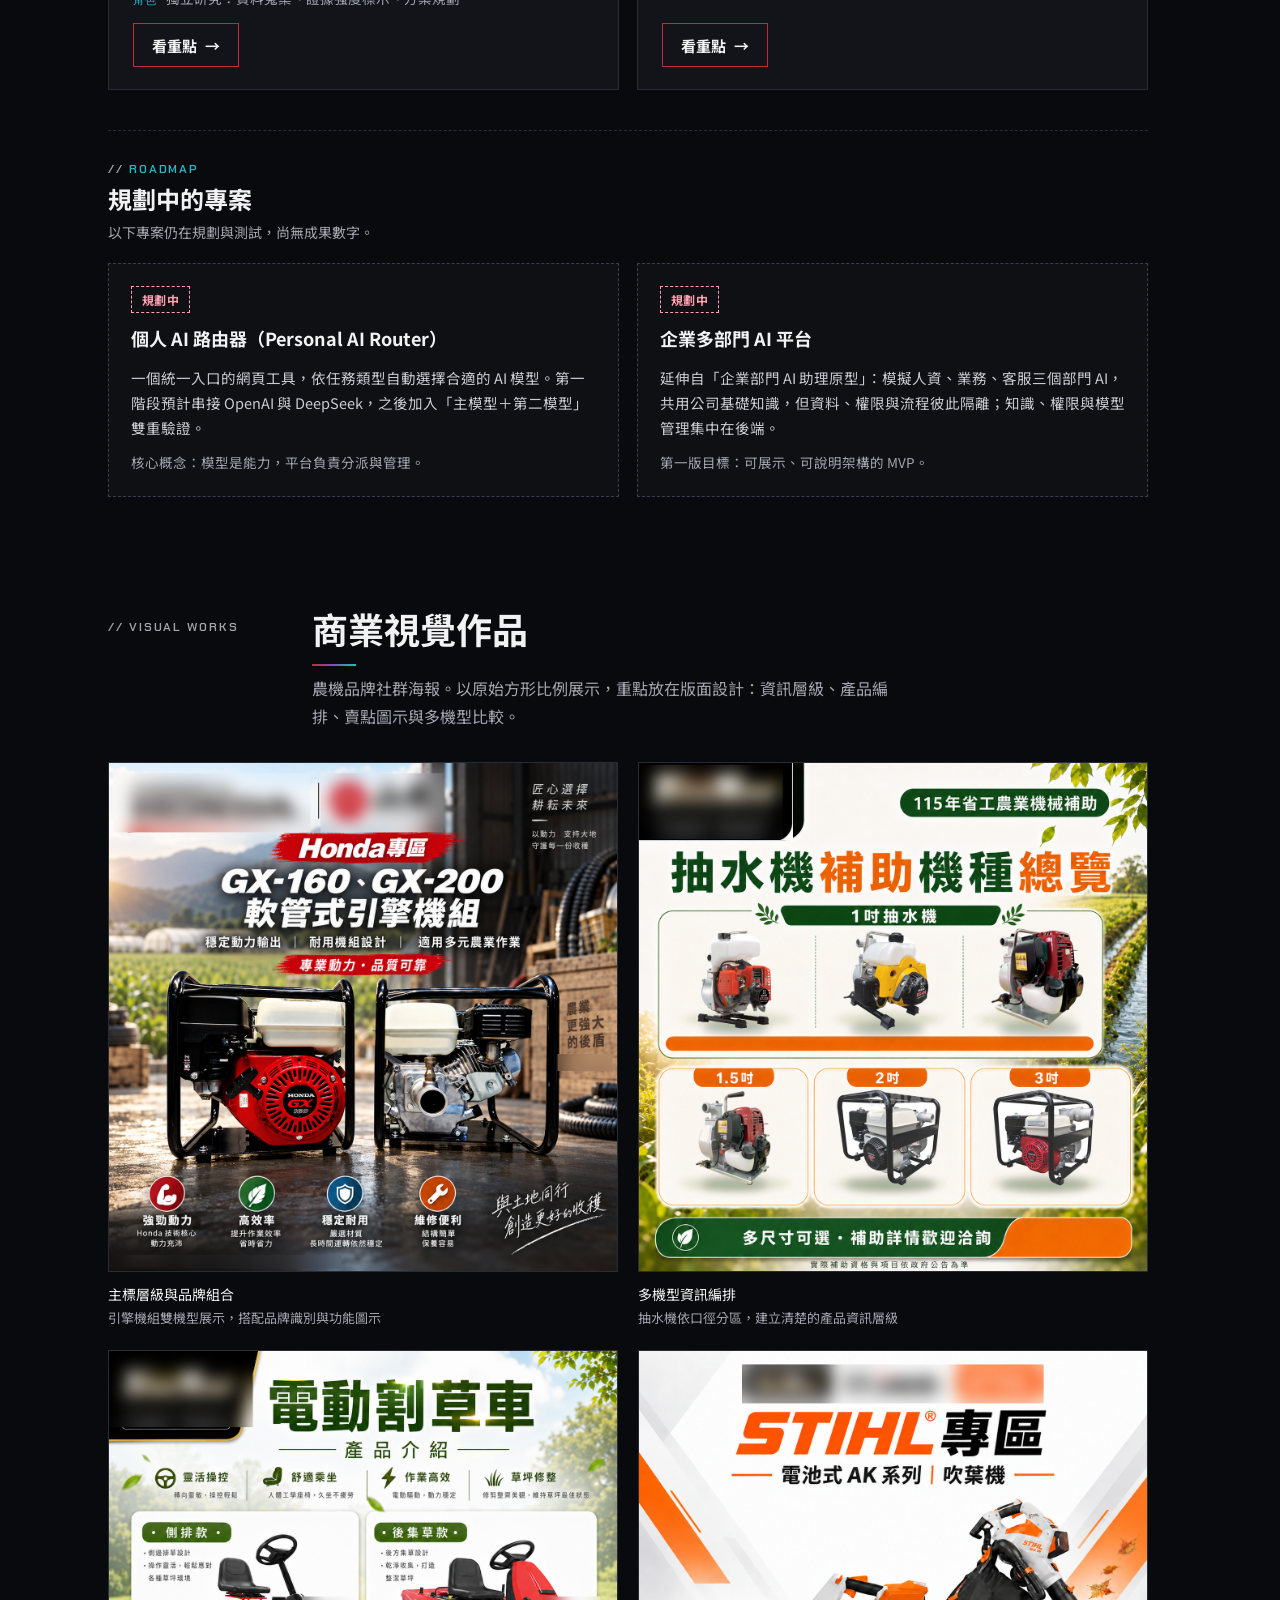
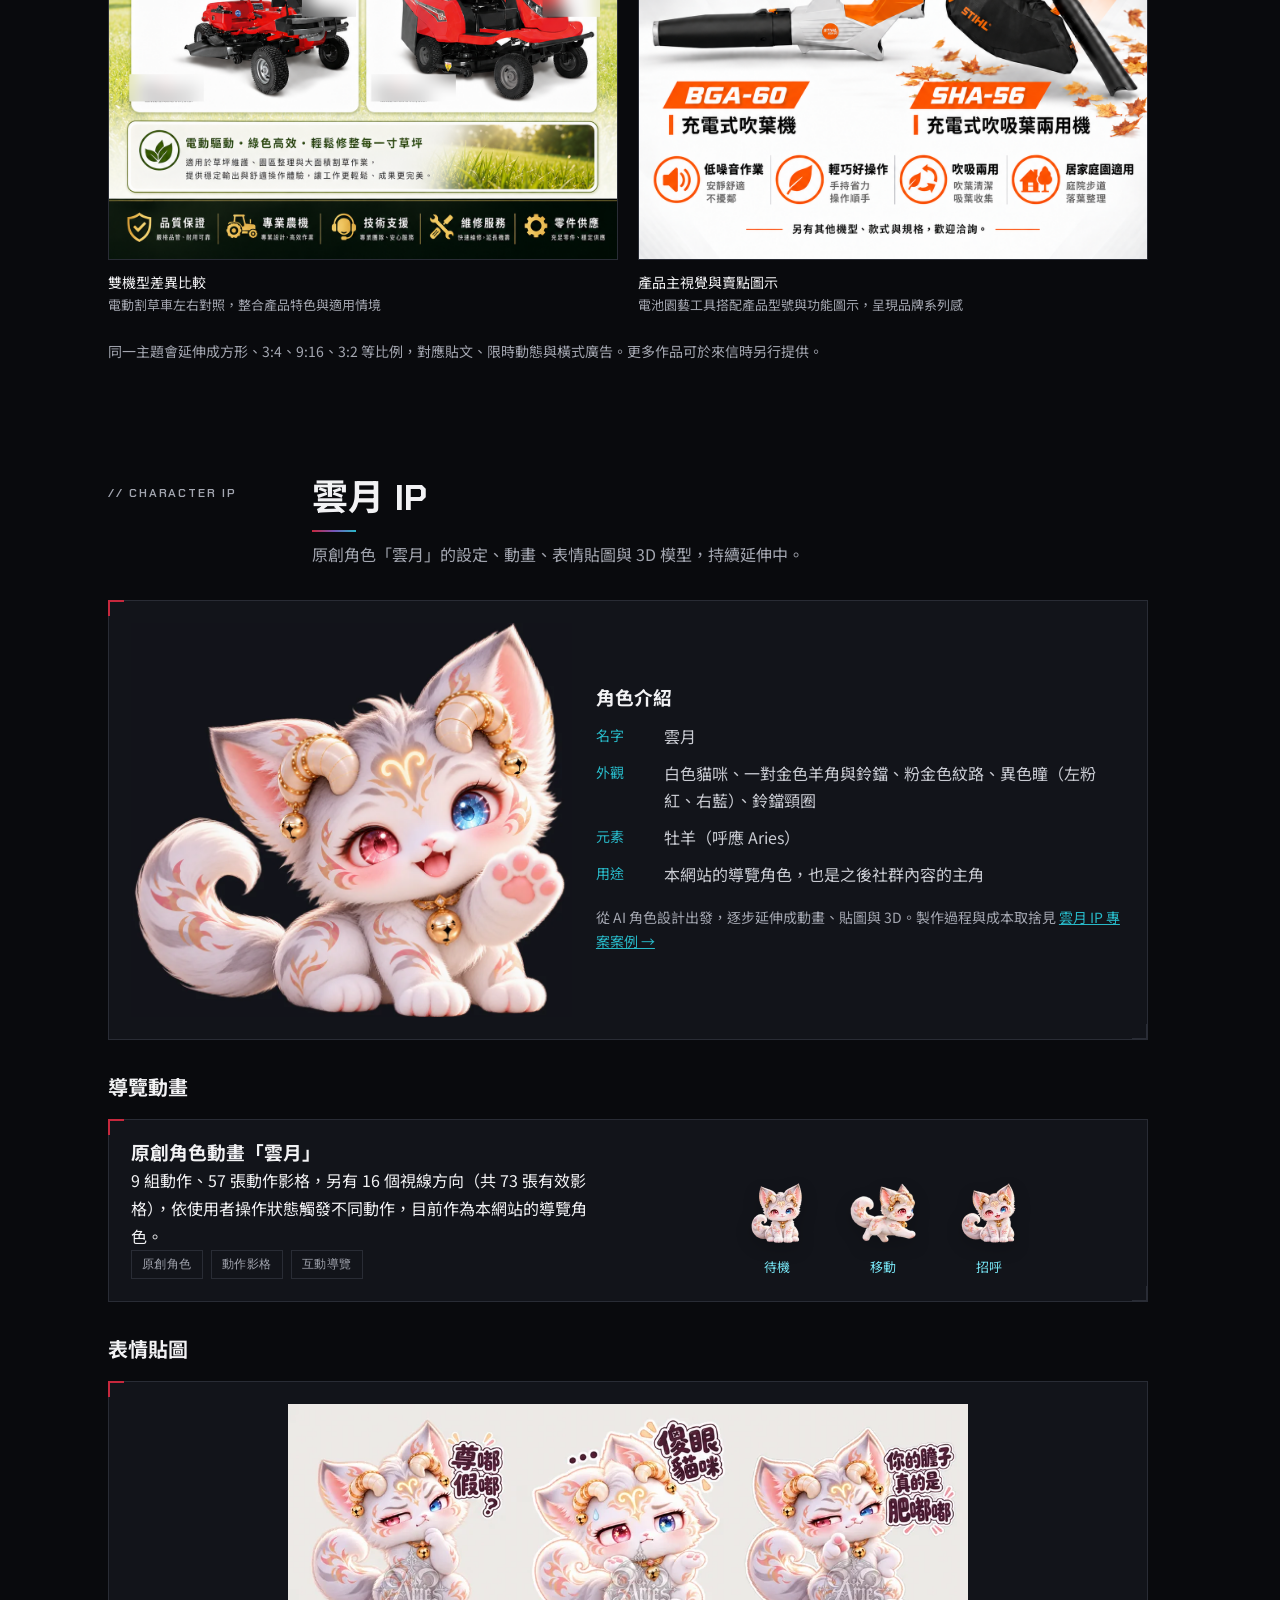
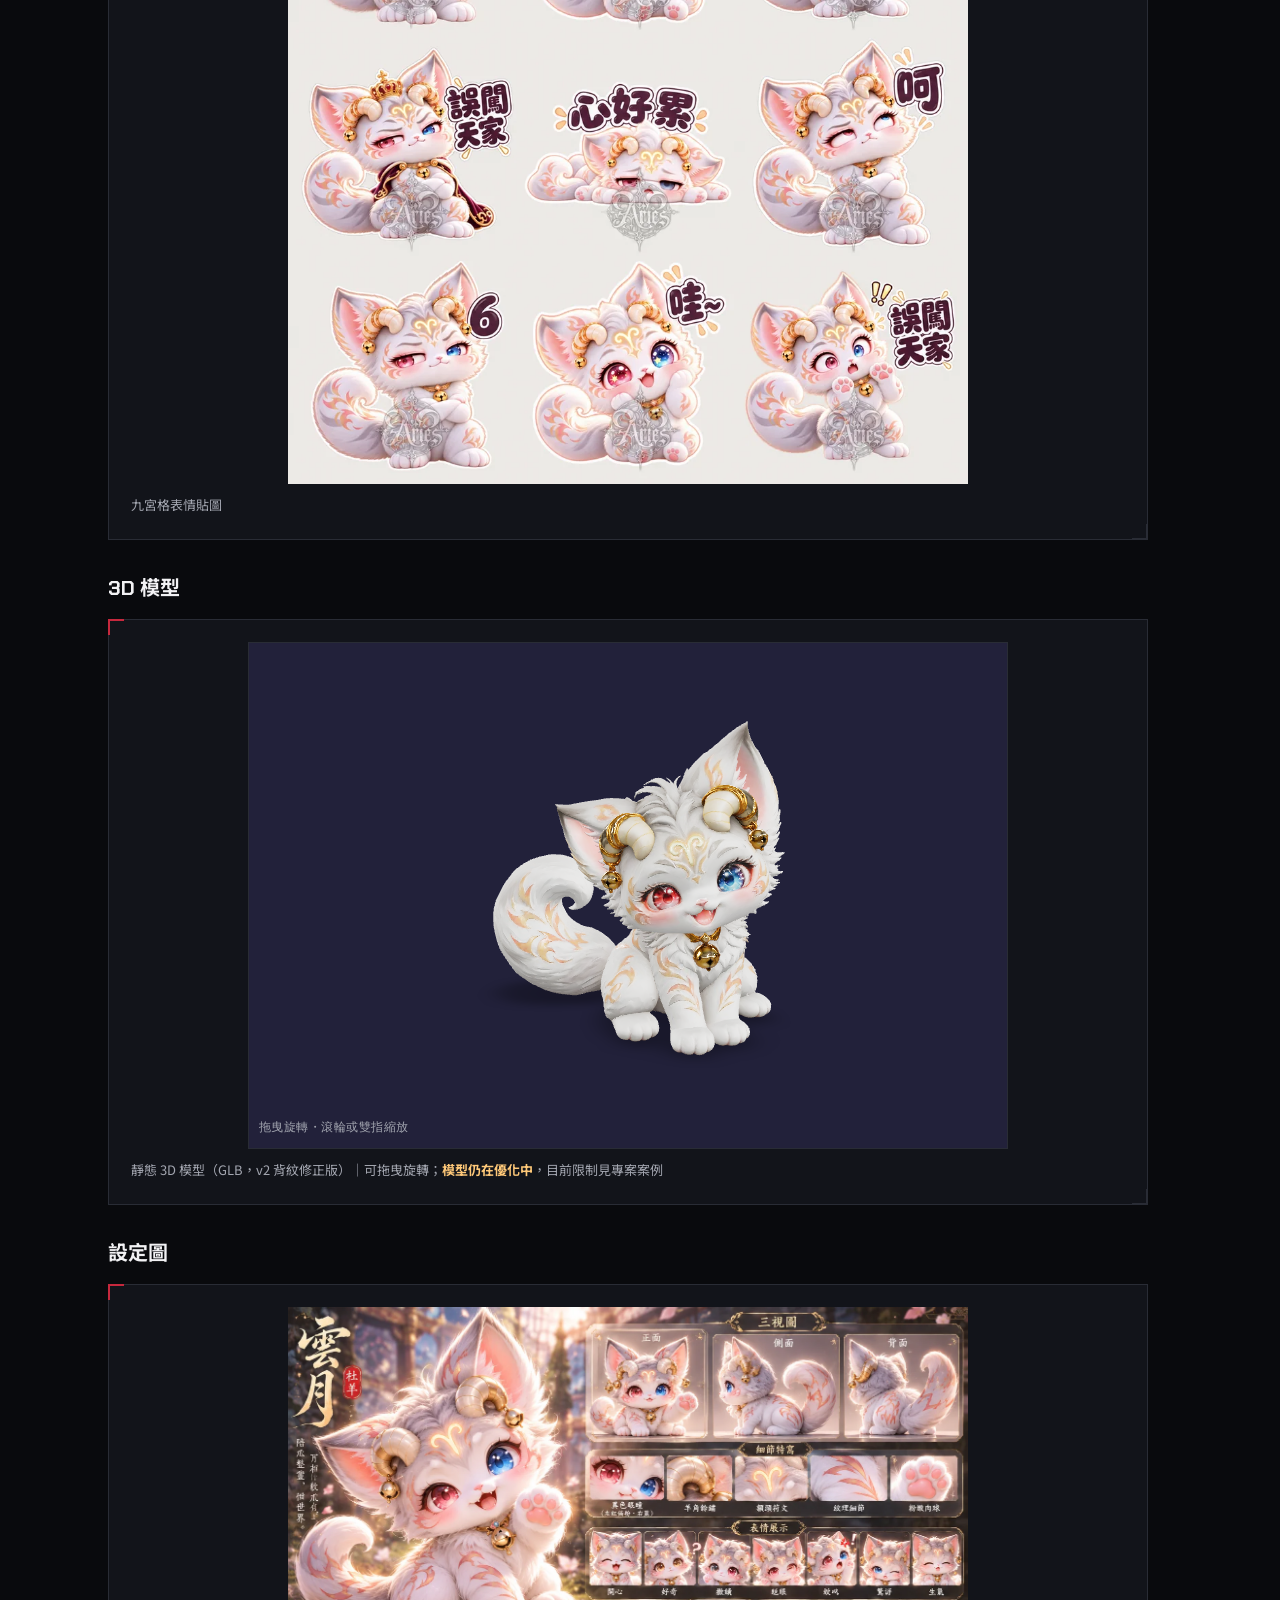
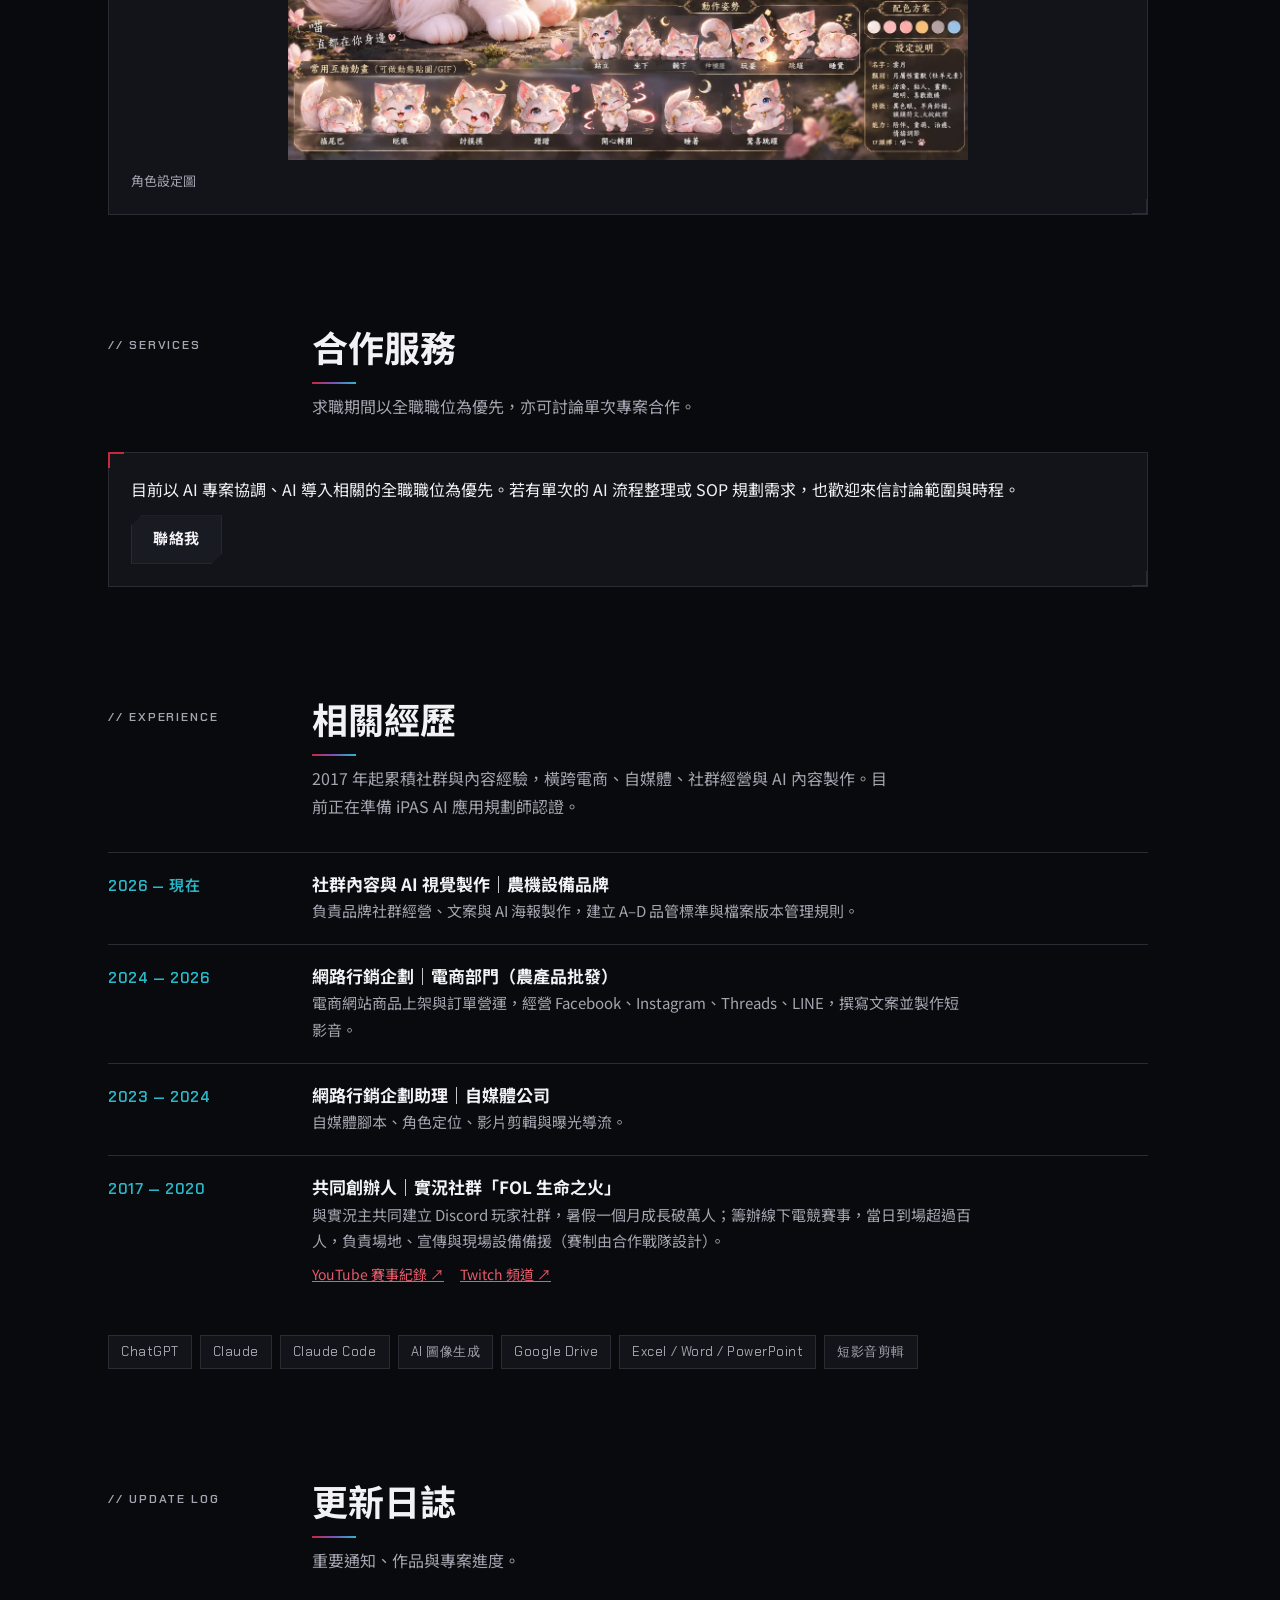
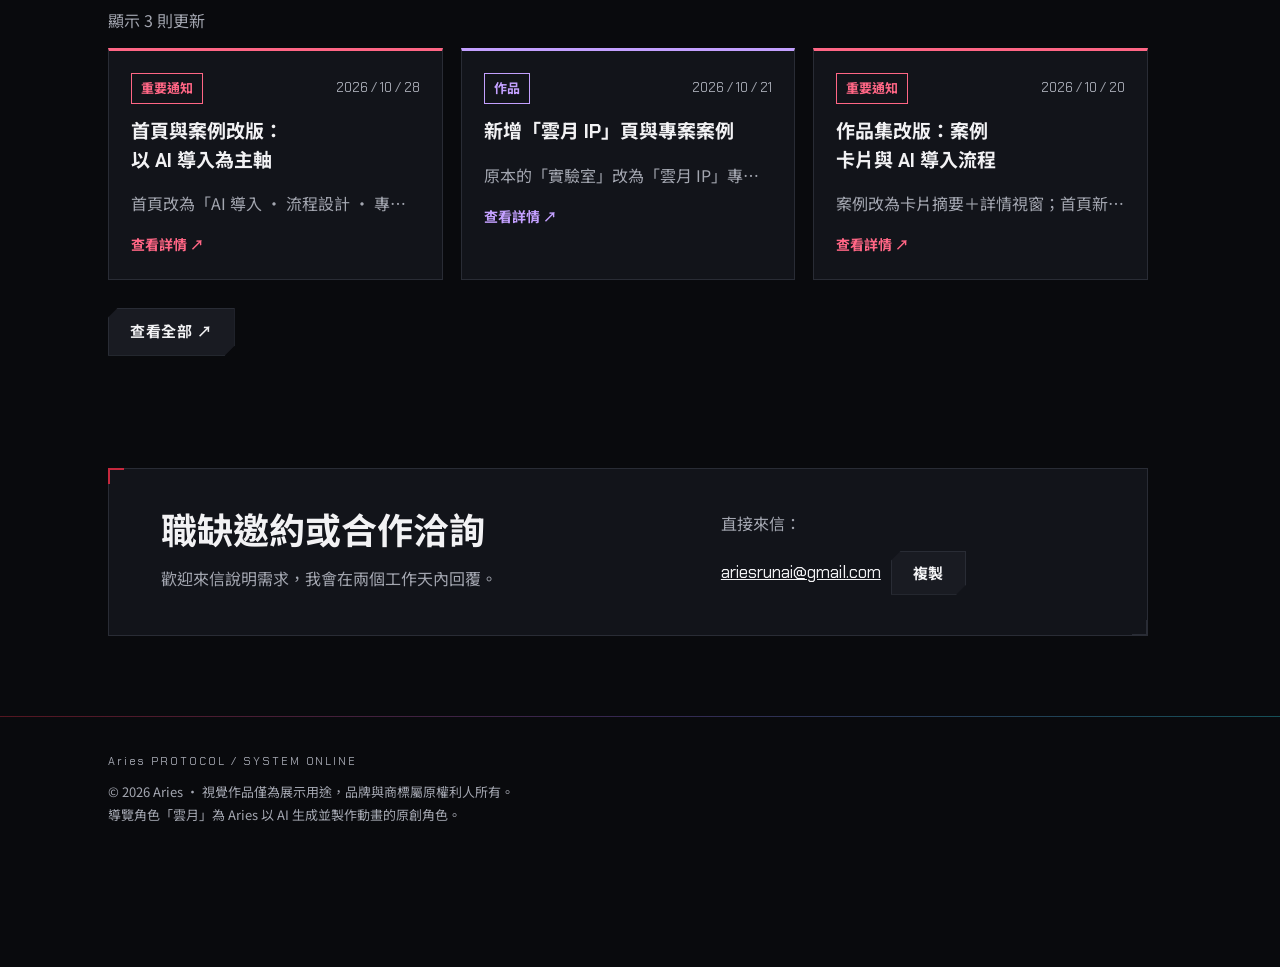
<file: _source/site.html>
<!doctype html>
<html lang="zh-Hant-TW">
<head>
<!-- Google tag (gtag.js) -->
<script async src="https://www.googletagmanager.com/gtag/js?id=G-67135LKMFE"></script>
<script>
  window.dataLayer = window.dataLayer || [];
  function gtag(){dataLayer.push(arguments);}
  gtag('js', new Date());
  gtag('config', 'G-67135LKMFE');
</script>

<meta charset="utf-8">
<meta name="viewport" content="width=device-width, initial-scale=1, viewport-fit=cover">
<meta name="color-scheme" content="dark">
<meta name="theme-color" content="#090A0D">
<link rel="icon" href="/img/aries-logo.png" type="image/png">
<meta property="og:url" content="https://ariesrunai.github.io/">
<meta property="og:title" content="Aries 作品集">
<!-- Sites 分享預覽圖 -->
<meta property="og:image" content="https://ariesrunai.github.io/og.png?v=2">
<meta property="og:image:width" content="1200">
<meta property="og:image:height" content="630">
<meta name="twitter:card" content="summary_large_image">
<meta name="twitter:image" content="https://ariesrunai.github.io/og.png?v=2">
<meta property="og:description" content="用 AI 把內容產出變成可重複的流程。AI 應用 · 內容製作 · AI 導入作品集。">
<title>Aries 作品集</title>
<meta name="description" content="Aries｜用 AI 把內容產出變成可重複的流程。AI 應用 · 內容製作 · AI 導入作品集。">
<link rel="preconnect" href="https://fonts.googleapis.com">
<link rel="preconnect" href="https://fonts.gstatic.com" crossorigin>
<link rel="stylesheet" href="https://fonts.googleapis.com/css2?family=UnifrakturCook:wght@700&family=Chakra+Petch:wght@500;600;700&family=Orbitron:wght@600;800&family=Noto+Sans+TC:wght@400;500;700&family=IBM+Plex+Mono:wght@400;600&display=swap">
<link rel="stylesheet" href="/site.css">
<link rel="stylesheet" href="/updates.css">
</head>
<body>


<header class="top">
  <div class="wrap">
    <a class="brand" href="/" aria-label="Aries 首頁">
      <img class="personal-logo" src="/img/aries-logo.png" alt="" width="56" height="56">
      <b class="aries-wordmark">Aries</b><span class="sys">SYSTEM ONLINE</span>
    </a>
    <nav aria-label="頁面導覽">
      <a href="/">首頁</a>
      <a href="/cases.html">專案案例</a>
      <a href="/about.html">相關經歷</a>
      <a href="/services.html">合作服務</a>
      <a href="/works.html">視覺作品</a>
      <a href="/lab.html" data-lab-link>雲月 IP</a>
      <a href="/updates.html">更新日誌</a>
      <a href="/contact.html">聯絡</a>
    </nav>
    <button class="btn primary guide-trigger" type="button" aria-controls="bubble">點我導覽</button>
  </div>
</header>

<div id="petGuideSlot" class="wrap"></div>
<main id="top">
  <div class="wrap">
    <section id="hero" class="hero" aria-label="Aries 首頁介紹">
      <div class="hero-copy">
        <p class="label">AI 導入 · 流程設計 · 專案協調</p>
        <h1 style="margin-top:14px">把 AI 從個人工具，<br>變成團隊能重複執行的<span class="nowrap">流程。</span></h1>
        <p class="lead">我是 Aries。我把團隊裡「靠感覺判斷」的工作，整理成規則、品管標準與交接格式，再用 AI 小範圍驗證後落地。實際案例：品牌 AI 海報需整張重做的比例從約 40% 降到接近 0，並完成兩個 AI 概念驗證（PoC）。</p>
        <div class="cta">
          <a class="btn primary" href="/cases.html">看專案案例</a>
          <a class="btn" href="/contact.html">聯絡我</a>
        </div>
        <p class="cta-mail">或直接來信：<a href="mailto:ariesrunai@gmail.com">ariesrunai@gmail.com</a></p>
        <div class="aud" role="group" aria-label="依你的身分調整推薦順序">
          <span>你是：</span>
          <button type="button" data-aud="game" aria-pressed="false">遊戲公司</button>
          <button type="button" data-aud="ai" aria-pressed="true">AI 專案</button>
          <button type="button" data-aud="client" aria-pressed="false">想找人合作</button>
        </div>
      </div>
      <figure class="hero-art hero-demo">
        <img src="/media/dept-ai-demo.gif" alt="部門 AI 助理原型操作畫面：Sales 助理拒答 HR 範圍的問題並轉介。" width="704" height="522" fetchpriority="high">
        <figcaption>實作：部門 AI 助理原型（規則層攔截跨部門提問）</figcaption>
      </figure>
    </section>
      <div class="player" aria-label="個人資訊卡">
        <div class="pc-head"><img class="personal-logo" src="/img/aries-logo.png" alt="" width="56" height="56"><div><div class="pc-name">Aries</div><div class="pc-role">AI 導入 · 流程設計 · 專案協調</div></div></div>
        <dl>
          <div><dt>STATUS</dt><dd><span class="status">OPEN</span>｜尋找 AI 專案協調、AI 導入、專案助理相關職位（遊戲產業亦歡迎）</dd></div>
          <div><dt>MAIN</dt><dd>AI 導入流程 · 品管與規則設計</dd></div>
          <div><dt>TOOLS</dt><dd>ChatGPT · Claude · Claude Code · Git</dd></div>
          <div><dt>BASE</dt><dd>台灣</dd></div>
        </dl>
      </div>


    <div class="stats" role="list">
      <div class="stat" role="listitem"><div class="n">40<small>%</small>→≈0</div><p>需整張重做比例</p></div>
      <div class="stat" role="listitem"><div class="n">2<small> 個</small></div><p>AI 概念驗證（PoC）</p></div>
      <div class="stat" role="listitem"><div class="n">8<small> 類</small></div><p>AI 規則攔截（部門 AI 助理）</p></div>
      <div class="stat" role="listitem"><div class="n" aria-label="10,000 人以上，社群成長"><span>10,000</span><span class="stat-up" aria-hidden="true">↑</span></div><p>從零建立的社群規模</p></div>
    </div>

    <section class="block" id="method" aria-labelledby="method-title">
      <div class="sec-head">
        <p class="label">AI Adoption</p>
        <div>
          <h2 id="method-title">我怎麼導入 AI</h2>
          <p>不是先選工具，而是先找問題、小範圍驗證、訂好規則與品管，再落地維護。每一步都有我實際做過的案例。</p>
        </div>
      </div>
      <ol class="method">
        <li><span class="m-no">01</span><b>盤點現況</b><p>找出最耗時、最常出錯的環節，先量化問題。</p><a href="/cases.html#case-hiace">實證：品牌 AI 海報品管 →</a></li>
        <li><span class="m-no">02</span><b>小範圍驗證</b><p>用模擬資料做小規模測試（PoC），確認可行才擴大。</p><a href="/cases.html#case-dual-ai">實證：雙 AI 內容生產線 →</a></li>
        <li><span class="m-no">03</span><b>訂規則與權限</b><p>定義 AI 能做與不能做的事，隔離敏感資料。</p><a href="/cases.html#case-dept-ai">實證：企業部門 AI 助理 →</a></li>
        <li><span class="m-no">04</span><b>建立品管</b><p>把「好不好」變成可檢查的標準與流程。</p><a href="/cases.html#case-novel">實證：A–D 品管、續寫前檢查 →</a></li>
        <li><span class="m-no">05</span><b>落地與維護</b><p>寫成 SOP、做版本管理，依實測問題持續修正。</p><a href="/cases.html#case-ai-system">實證：個人 AI 作業系統 →</a></li>
      </ol>
    </section>

    <div id="flow">
    <!-- CASES -->
    <section class="block" id="cases">
      <div class="sec-head">
        <p class="label">Case Studies</p>
        <div>
          <h2>專案案例</h2>
          <p>每個案例都寫清楚三件事：遇到什麼問題、怎麼設計解法、最後改變了什麼。</p>
        </div>
      </div>

      <div class="case-grid">
      <article class="case" data-mission="04" id="case-fol">
        <div class="case-card">
          <div class="card-top"><span class="chip s-real">實際經歷</span><span class="card-kind">社群經營 · 活動統籌</span></div>
          <h3>FOL 生命之火：玩家社群與線下賽事</h3>
          <p class="hook">語音平台關閉後，替《黎明死線》玩家建立聚集地，再把線上熱度變成百人線下賽事。</p>
          <ul class="kpis"><li><b>10,000+</b><span>社群規模</span></li><li><b>100+</b><span>賽事到場</span></li><li><b>NT$3,000</b><span>自付場租</span></li></ul>
          <p class="card-role"><span>角色</span>活動統籌：場地、宣傳、人力、現場備援</p>
          <button class="case-open" type="button" aria-haspopup="dialog" aria-controls="dlg-fol">看重點<span aria-hidden="true">→</span></button>
        </div>
        <dialog class="case-dialog" id="dlg-fol" aria-labelledby="dlg-fol-title">
          <div class="dlg-head">
            <div><p class="label">社群經營 · 活動統籌</p><h2 class="dlg-title" id="dlg-fol-title">FOL 生命之火：玩家社群與線下賽事</h2><p class="dlg-sub">從零到百人實體賽事</p></div>
            <button class="dlg-close" type="button" aria-label="關閉">×</button>
          </div>
          <div class="case-body">
          <p class="sum">語音平台停止服務後，《黎明死線》玩家少了集中交流的地方。我和實況主、社群夥伴一起建立 Discord 社群，再把線上的熱度延伸成線下賽事。</p>
          <div class="tv-wrap">
            <div class="tv" id="folTv">
              <div class="tv-bar"><span class="onair">ON AIR</span><span>CH.07 · FOL 生命之火 賽事紀錄</span></div>
              <div class="tv-screen" id="tvScreen">
                <button class="tv-play" id="tvPlay" type="button" aria-label="播放 FOL 生命之火賽事紀錄">
                  <span class="tv-tri" aria-hidden="true"></span>
                  <span class="tv-title">FOL 生命之火</span>
                  <span class="tv-sub">點擊播放比賽現場（一）</span>
                </button>
              </div>
              <div class="tv-foot"><span>SRC · YouTube @fol7930</span><span class="tv-dots" aria-hidden="true"><i></i><i></i><i></i></span></div>
            </div>
            <div class="tv-side">
              <div class="tv-stat"><b>10,000+</b><span>暑假一個月的社群規模</span></div>
              <div class="tv-stat"><b>100+</b><span>賽事當日到場人數</span></div>
              <div class="tv-stat"><b>NT$3,000</b><span>場地租金，以自己的直播收益支付</span></div>
              <div class="tv-links">
                <a href="https://www.youtube.com/@fol7930" target="_blank" rel="noopener">YouTube 頻道 ↗</a>
                <a href="https://www.twitch.tv/ariestv" target="_blank" rel="noopener">Twitch ariestv ↗</a>
              </div>
            </div>
          </div>
          <div class="my-role"><h4>我的角色</h4><p>活動統籌。負責場地洽談與場勘、邀請實況主宣傳、遠端協調人力、現場設備備援（賽制由合作戰隊設計）</p></div>
          <div class="pbr">
            <div><h4>PROBLEM</h4><p>遊戲熱度上升、台灣玩家變多，但原本常用的語音平台停止服務，玩家缺少集中交流和比賽的空間。</p></div>
            <div><h4>APPROACH</h4><p>擔任共同創辦人、活動統籌與直播主。協調活動流程（賽制由合作戰隊設計），邀請實況主宣傳，安排場地、主持與現場人力，並用 Discord 協調分散各地的成員。</p></div>
            <div><h4>RESULT</h4><p>社群在暑假一個月內成長到破萬人；線下賽事當日到場超過百人，之後的直播與社群熱度也延續下去。</p></div>
          </div>
          <div class="tags"><span class="tag">社群經營</span><span class="tag">活動統籌</span><span class="tag">跨角色協作</span><span class="tag">現場應變</span></div>
          <details class="more">
            <summary>看完整案例：執行過程與現場應變</summary>
            <div class="more-body">
              <div>
                <h5>執行過程</h5>
                <ul>
                  <li>需求觀察：發現玩家缺少交流空間與線下活動</li>
                  <li>社群啟動：透過實況主與玩家導流，一個月內破萬人</li>
                  <li>活動籌備：與合作戰隊確認賽制、找場地、電話聯絡、場勘，安排主持與人力</li>
                  <li>宣傳與直播：串聯多位實況主推廣，用自己的 Twitch 收益墊付場租</li>
                </ul>
              </div>
              <div class="chal">
                <div><b>挑戰：開場前直播設備故障</b>導播電腦連不上 Twitch。因為事先準備了備用筆電，立即排查並回家取備機，在開場前排除問題。</div>
                <div><b>挑戰：團隊成員分散各地</b>成員不在同一個城市，用 Discord 固定回報進度、分配任務，確保籌備進度一致。</div>
                <div><b>挑戰：預算有限</b>沒有贊助的情況下，用直播收益支付場地租金，讓活動能如期舉辦。</div>
              </div>
            </div>
          </details>
        
          </div>
        </dialog>
      </article>

      <article class="case" data-mission="06" id="case-delta">
        <div class="case-card">
          <div class="card-top"><span class="chip s-study">個人研究</span><span class="card-kind">遊戲營運分析 · 玩家體驗</span></div>
          <h3>《三角洲行動》營運分析：撤離模式的風險不對稱</h3>
          <p class="hook">用公開資料拆解撤離模式中一般玩家的體驗問題，提出可驗證的改善方案。</p>
          <ul class="kpis"><li><b>~23%</b><span>賽季中段在線下滑</span></li><li><b>94 則</b><span>玩家評論分類</span></li><li><b>2 項</b><span>改善方案</span></li></ul>
          <p class="card-role"><span>角色</span>獨立研究：資料蒐集、證據強度標示、方案規劃</p>
          <button class="case-open" type="button" aria-haspopup="dialog" aria-controls="dlg-delta">看重點<span aria-hidden="true">→</span></button>
        </div>
        <dialog class="case-dialog" id="dlg-delta" aria-labelledby="dlg-delta-title">
          <div class="dlg-head">
            <div><p class="label">遊戲營運分析 · 玩家體驗</p><h2 class="dlg-title" id="dlg-delta-title">《三角洲行動》營運分析：撤離模式的風險不對稱</h2><p class="dlg-sub">探索性研究（2026/10）</p></div>
            <button class="dlg-close" type="button" aria-label="關閉">×</button>
          </div>
          <div class="case-body">
          <div class="my-role"><h4>我的角色</h4><p>獨立研究。資料蒐集、評論分類設計、證據強度標示、改善方案規劃（評論分類以 AI 協助）</p></div>
          <div class="pbr">
            <div><h4>PROBLEM</h4><p>以公開資料對 Garena 代理的《三角洲行動》進行探索性研究，觀察撤離模式中一般玩家的體驗問題。</p></div>
            <div><h4>APPROACH</h4><ul>
              <li>整理 Steam 每月平均在線人數（2026/5–10），觀察到賽季中段約下滑 23%</li>
              <li>用 AI 分類約 94 則玩家評論，對照官方安全公告與媒體報導</li>
              <li>每項論點標示證據強度，證據不足的論點不納入</li>
            </ul></div>
            <div><h4>RESULT</h4><p>提出「風險分層配對」與「以風險管理為核心的新手引導」兩項方案，附成效指標與風險評估，作為後續驗證依據。</p></div>
          </div>
          <div class="my-role research-limit" aria-label="研究限制"><h4>研究限制｜待驗證的假設</h4><p>Steam 數據只反映部分 PC 玩家，不代表 Garena 代理版整體；在線人數下滑也不等於玩家流失，結論屬於待驗證的假設。</p></div>
          <div class="tags"><span class="tag">遊戲營運分析</span><span class="tag">玩家行為觀察</span><span class="tag">證據強度標示</span><span class="tag">改善方案設計</span></div>
        
          </div>
        </dialog>
      </article>

      <article class="case" data-mission="05" id="case-novel">
        <div class="case-card">
          <div class="card-top"><span class="chip s-self">個人實作</span><span class="card-kind">AI 內容管理 · 世界觀與角色一致性</span></div>
          <h3>AI 長篇創作一致性系統</h3>
          <p class="hook">AI 續寫長篇時，用角色卡與伏筆清單管住設定矛盾和資訊提前洩漏。</p>
          <ul class="kpis"><li><b>27 章</b><span>持續同步更新</span></li><li><b>5 項</b><span>續寫前檢查</span></li><li><b>2 區</b><span>角色卡結構</span></li></ul>
          <p class="card-role"><span>角色</span>規劃寫作流程與一致性規則</p>
          <button class="case-open" type="button" aria-haspopup="dialog" aria-controls="dlg-novel">看重點<span aria-hidden="true">→</span></button>
        </div>
        <dialog class="case-dialog" id="dlg-novel" aria-labelledby="dlg-novel-title">
          <div class="dlg-head">
            <div><p class="label">AI 內容管理 · 世界觀與角色一致性</p><h2 class="dlg-title" id="dlg-novel-title">AI 長篇創作一致性系統</h2><p class="dlg-sub">個人創作專案（長篇小說《楚溙辰》，目前 27 章）</p></div>
            <button class="dlg-close" type="button" aria-label="關閉">×</button>
          </div>
          <div class="case-body">
          <div class="my-role"><h4>我的角色</h4><p>規劃整體寫作流程與一致性規則（角色卡、伏筆清單、續寫前檢查），章節與文件由 AI 協作產出</p></div>
          <div class="pbr">
            <div><h4>PROBLEM</h4><p>用 AI 續寫長篇小說時，章節一多就會出現設定矛盾、角色提前知道秘密、伏筆被提早揭露等問題。</p></div>
            <div><h4>APPROACH</h4><p>角色卡拆成「固定區」（設定）與「狀態區」（每章更新）；區分「讀者已知」與「角色已知」，未揭露資訊列為硬性限制；建立開放中伏筆清單（埋設章節、目前進度、預計揭曉、寫手限制）與續寫前 5 項檢查表。</p></div>
            <div><h4>RESULT</h4><p>已完成 27 章，角色卡與伏筆清單同步更新至最新章節。</p></div>
          </div>
          <div class="panel consistency-demo">
            <p class="label">一致性管理示意｜非小說正文</p>
            <div class="role-card-demo" aria-label="角色卡分為固定區與狀態區">
              <div><h4>角色卡 · 固定區</h4><p>身分與背景<br>性格與行動原則<br>世界觀與能力限制</p><span class="tag">設定基準</span></div>
              <div><h4>角色卡 · 狀態區</h4><p>當前處境與關係<br>讀者已知／角色已知<br>未揭露資訊與硬性限制</p><span class="tag">每章更新</span></div>
            </div>
            <h4>開放中伏筆清單</h4>
            <div class="table-scroll" tabindex="0" role="region" aria-label="伏筆清單示意，可橫向捲動">
              <table class="foreshadow-table"><caption>欄位結構示意，非小說實際設定</caption><thead><tr><th scope="col">伏筆名稱</th><th scope="col">埋設章節</th><th scope="col">目前進度</th><th scope="col">預計揭曉</th><th scope="col">寫手限制</th></tr></thead><tbody><tr><th scope="row">伏筆 A（示意）</th><td>第 N 章</td><td>僅提供線索</td><td>指定章節區間</td><td>揭曉前不得讓角色得知</td></tr></tbody></table>
            </div>
          </div>
          <div class="tags"><span class="tag">AI 內容管理</span><span class="tag">角色一致性</span><span class="tag">伏筆追蹤</span><span class="tag">續寫前檢查</span></div>
        
          </div>
        </dialog>
      </article>


      <article class="case" data-mission="01" id="case-hiace">
        <div class="case-card">
          <div class="card-top"><span class="chip s-real">實際工作專案</span><span class="card-kind">AI 視覺 · 品質管理</span></div>
          <h3>品牌 AI 海報品管系統</h3>
          <p class="hook">把「這張能不能用」的主觀判斷，變成可檢查的 A–D 四級品管標準。</p>
          <ul class="kpis"><li><b>40%→≈0</b><span>需整張重做比例</span></li><li><b>60–80 張</b><span>每月產出</span></li><li><b>A–D</b><span>四級品管</span></li></ul>
          <p class="card-role"><span>角色</span>獨立負責：提示詞、品管標準、修正與歸檔</p>
          <button class="case-open" type="button" aria-haspopup="dialog" aria-controls="dlg-hiace">看重點<span aria-hidden="true">→</span></button>
        </div>
        <dialog class="case-dialog" id="dlg-hiace" aria-labelledby="dlg-hiace-title">
          <div class="dlg-head">
            <div><p class="label">AI 視覺 · 品質管理</p><h2 class="dlg-title" id="dlg-hiace-title">品牌 AI 海報品管系統</h2><p class="dlg-sub">實際工作專案</p></div>
            <button class="dlg-close" type="button" aria-label="關閉">×</button>
          </div>
          <div class="case-body">
          <p class="sum">為農機品牌製作社群海報與文案。AI 生圖速度快，但品牌混淆、產品外觀錯誤這類問題，靠肉眼一張張判斷既慢又不穩定，所以我把判斷方式整理成一套固定標準。</p>
          <div class="my-role"><h4>我的角色</h4><p>獨立負責。需求確認、提示詞設計、制定 A–D 品管標準、人工修正、建立歸檔規則</p></div>
          <div class="my-role"><h4>需求與協作</h4><p>主管決定內容方向與調整重點，我把這些需求與變更轉成週一到週五的貼文排程與海報需求。週內只要有變更，就整週重新產出一次，避免新舊版本混在一起發布；缺官方產品圖、Logo 或文案時，先列出缺漏、確認後才製作，不自行猜測。</p></div>
          <div class="pbr">
            <div><h4>PROBLEM</h4><p>初期約 40% 的海報需要整張重做、重新生成（每 10 張約 4 張）。常見錯誤包含品牌混淆、產品結構走樣、型號貼紙錯誤，以及要仔細比對才看得出的細節瑕疵。</p></div>
            <div><h4>APPROACH</h4><p>以官方產品圖為辨識基準，規定 AI 不可改動結構、Logo 與型號；再用 A–D 四級分類決定每張圖是直接交付、小修、重生還是退件。</p></div>
            <div><h4>RESULT</h4><p>需整張重做的比例降至接近 0；目前每 10 張約 1–2 張僅需細部小修即可交付。搭配比例命名與版本封存規則，多品牌、多品項都用同一套標準交付。</p></div>
          </div>
          <div class="panel">
            <div class="grades">
              <div class="grade gA"><div class="stamp">A</div><div><b>直接交付</b><span>產品與品牌正確，版面完整</span></div></div>
              <div class="grade gB"><div class="stamp">B</div><div><b>人工小修</b><span>瑕疵可控，修正後交付</span></div></div>
              <div class="grade gC"><div class="stamp">C</div><div><b>重新生成</b><span>構圖或資訊層級需重做</span></div></div>
              <div class="grade gD"><div class="stamp">D</div><div><b>退件</b><span>產品結構或品牌錯誤</span></div></div>
            </div>
            <div class="ba" aria-label="需整張重做比例導入前後比較">
              <div class="bar-row"><span>導入前</span><div class="bar-track"><div class="bar-fill" style="width:40%"></div></div><span class="v">~40%</span></div>
              <div class="bar-row"><span>導入後</span><div class="bar-track"><div class="bar-fill after" style="width:0%"></div></div><span class="v">≈0</span></div>
            </div>
            <p class="cap">需整張重做比例 = C 級＋D 級張數 ÷ 總產出張數（個人工作紀錄估算）</p>
          </div>
          <div class="panel ba-wrap">
            <p class="label" style="margin:0">實例：同一張海報，品管前後（局部）</p>
            <div class="ba-frame" id="baFrame">
              <img src="/img/ba-after.jpg" alt="修正後：規格標示與引擎外觀正確" draggable="false">
              <img class="top" src="/img/ba-before.jpg" alt="AI 原始生成：規格標示錯誤、引擎面板出現亂碼" draggable="false">
              <span class="ba-tag l">AI 原始生成</span><span class="ba-tag r">品管修正後</span>
              <span class="ba-line"></span><span class="ba-knob">⇆</span>
            </div>
            <label for="baRange" class="cap" style="margin:0">拖曳滑桿比較前後</label>
            <input class="ba-range" id="baRange" type="range" min="0" max="100" value="50">
            <div class="ba-notes">
              <div><b>找到的問題</b>EC-04 被標成「2 吋抽水機」；GP160、GX160 引擎面板上出現 AI 自己生成的亂碼貼紙。</div>
              <div><b>修正結果</b>規格改回「1 吋」，引擎外觀依官方產品圖重新生成，其餘版面保持不變。</div>
            </div>
          </div>
          <div class="tags"><span class="tag">AI 圖像生成</span><span class="tag">品質標準設計</span><span class="tag">品牌一致性</span><span class="tag">檔案版本管理</span></div>
          <details class="more">
            <summary>看完整案例：判斷順序與交付流程</summary>
            <div class="more-body">
              <div>
                <h5>判斷順序：先看會不會出錯，再看好不好看</h5>
                <ul>
                  <li>品牌與產品是否正確？Logo、型號、產品結構有錯 → 直接列為 D 級退件</li>
                  <li>錯誤能不能人工修正？可控的小瑕疵 → B 級，修完交付</li>
                  <li>是不是構圖或資訊層級的結構問題？→ C 級，調整提示詞後重新生成</li>
                </ul>
              </div>
              <div class="chal">
                <div><b>挑戰：錯誤藏在細節裡</b>型號貼紙、規格數字這類錯誤，縮圖時看不出來。解法是交付前一律放大比對官方產品圖。</div>
                <div><b>挑戰：多品牌容易混淆</b>同時處理多個品牌時，AI 會把 A 品牌的元素畫到 B 品牌產品上。解法是每次生成只給單一品牌的官方素材。</div>
                <div><b>挑戰：版本越存越亂</b>同一主題有多個比例與版本。解法是固定命名「主題_比例_版本」，舊版移到封存資料夾，不直接刪除。</div>
              </div>
              <div>
                <h5>交付流程</h5>
                <p>需求與官方素材確認 → 生成與構圖 → A–D 品管 → 人工修正 → 命名與歸檔 → 排程發布</p>
              </div>
            </div>
          </details>
        
          </div>
        </dialog>
      </article>

      <article class="case" data-mission="02" id="case-dual-ai">
        <div class="case-card">
          <div class="card-top"><span class="chip s-poc">PoC｜模擬資料</span><span class="card-kind">多 AI 協作 · 自動化</span></div>
          <h3>雙 AI 社群內容生產線</h3>
          <p class="hook">用固定的 JSON 交接格式，讓 Claude 與 GPT 穩定產出一整個月的社群內容。</p>
          <ul class="kpis"><li><b>14 篇</b><span>完整跑通</span></li><li><b>8 種</b><span>貼文類型</span></li><li><b>v1.1</b><span>交接格式迭代</span></li></ul>
          <p class="card-role"><span>角色</span>流程設計與驗證：分工、測試、QA 規則</p>
          <button class="case-open" type="button" aria-haspopup="dialog" aria-controls="dlg-dual-ai">看重點<span aria-hidden="true">→</span></button>
        </div>
        <dialog class="case-dialog" id="dlg-dual-ai" aria-labelledby="dlg-dual-ai-title">
          <div class="dlg-head">
            <div><p class="label">多 AI 協作 · 自動化</p><h2 class="dlg-title" id="dlg-dual-ai-title">雙 AI 社群內容生產線</h2><p class="dlg-sub">MVP（模擬品牌資料）</p></div>
            <button class="dlg-close" type="button" aria-label="關閉">×</button>
          </div>
          <div class="case-body">
          <p class="sum">驗證「Claude 負責規劃與文案、GPT 負責生圖」的分工，能不能透過固定的資料格式，穩定產出一整個月可直接使用的 Facebook 內容。</p>
          <div class="panel">
            <div class="flow">
              <div class="node"><span class="who">INPUT</span><b>月度產品＋活動資料</b></div>
              <span class="arrow">→</span>
              <div class="node claude"><span class="who">CLAUDE</span><b>內容日曆、文案、圖片需求</b></div>
              <span class="arrow">→</span>
              <div class="node key"><span class="who">JSON SCHEMA v1.1</span><b>雙方共用的交接格式</b></div>
              <span class="arrow">→</span>
              <div class="node gpt"><span class="who">GPT</span><b>依規格生成貼文圖片</b></div>
              <span class="arrow">→</span>
              <div class="node claude"><span class="who">CLAUDE</span><b>比對規格做圖片 QA</b></div>
            </div>
            <p class="cap">架構示意｜下一階段：串接 n8n 自動化與 Facebook 排程</p>
          </div>
          <div class="my-role"><h4>我的角色</h4><p>流程設計與驗證。決定 Claude 與 GPT 分工、規劃分階段測試、發現多商品欄位缺口並決定升級格式、制定 QA 規則（JSON 格式由 GPT 依我的需求產出）</p></div>
          <div class="pbr">
            <div><h4>PROBLEM</h4><p>多個 AI 之間靠自然語言交接，欄位常漏、格式不一，自動化工具也無法穩定讀取。</p></div>
            <div><h4>APPROACH</h4><p>先用文字表格測 2 篇，確認分工可行後才升級為正式 JSON 格式；測試中發現「一篇貼文多個商品」的缺口，當場加上商品陣列欄位。</p><div class="handoff-example"><h5>交接格式範例（模擬資料）</h5><pre tabindex="0" aria-label="JSON 交接格式範例"><code>{
  "post_id": "POST-20261003-01",
  "content_type": "event_post",
  "campaign_stage": "promotion",
  "products": ["產品A", "產品B"],
  "image_type": "product_combo",
  "status": "ready_for_image"
}</code></pre><p class="cap">8 種貼文類型、7 種活動階段、8 個製作狀態皆為固定值；修改任何欄位需雙方同步，不能單方面變更。</p></div></div>
            <div><h4>RESULT</h4><p>跑完 14 篇、8 種貼文類型的完整流程，產出可重複使用的交接格式、文案規格範本與雙 AI 同步回報機制。</p></div>
          </div>
          <div class="tags"><span class="tag">Multi-AI 協作</span><span class="tag">JSON Schema</span><span class="tag">內容日曆</span><span class="tag">Prompt 設計</span></div>
          <details class="more">
            <summary>看完整案例：遇到的問題與取捨</summary>
            <div class="more-body">
              <div class="chal">
                <div><b>挑戰：文字表格交接不穩定</b>人看得懂，但欄位名稱和格式每次不同，自動化工具讀不了。改由 GPT 設計正式 JSON 格式，固定 8 種貼文類型、7 種活動階段與貼文編號規則，雙方都依這份格式交接。</div>
                <div><b>挑戰：格式沒考慮多商品貼文</b>節慶貼文常同時推多個商品，原本的單一商品欄位放不下。第一輪只測 3 篇就發現，立刻加上商品陣列欄位升級到 v1.1，避免 14 篇全部送出後才整批重工。</div>
                <div><b>挑戰：縮圖檢查會誤判</b>用縮圖比對時有 3 張被判定不符，放大確認後其實都符合規格。之後規定以放大檢視為準，省下不必要的重新生成。</div>
              </div>
              <div>
                <h5>為什麼這樣取捨</h5>
                <ul>
                  <li>先用模擬品牌跑通流程，不等真實資料：這個 MVP（最小可行產品）要驗證的是流程本身</li>
                  <li>先人工複製貼上交接，暫不接 n8n：分工和格式確認無誤，才值得投入自動化</li>
                  <li>格式邊測邊改：實際測出來的問題，比事先猜測所有情況更有效率</li>
                </ul>
              </div>
              <div>
                <h5>下一步</h5>
                <p>接上真實商品資料、串接 n8n 讓文案直接觸發生圖，最後補上 Facebook 自動排程。</p>
              </div>
            </div>
          </details>
        
          </div>
        </dialog>
      </article>

      <article class="case" data-mission="03" id="case-dept-ai">
        <div class="case-card">
          <div class="card-top"><span class="chip s-poc">PoC｜可運作原型</span><span class="card-kind">AI 導入 · 權限設計</span></div>
          <h3>企業部門 AI 助理原型</h3>
          <p class="hook">在大型語言模型前面加一層規則，防止跨部門資訊外洩與越權回答。</p>
          <ul class="kpis"><li><b>3 層</b><span>規則架構</span></li><li><b>雙向</b><span>跨部門測試通過</span></li><li><b>Claude API</b><span>實際串接</span></li></ul>
          <p class="card-role"><span>角色</span>需求定義與架構決策：三層規則、測試驗收</p>
          <button class="case-open" type="button" aria-haspopup="dialog" aria-controls="dlg-dept-ai">看重點<span aria-hidden="true">→</span></button>
        </div>
        <dialog class="case-dialog" id="dlg-dept-ai" aria-labelledby="dlg-dept-ai-title">
          <div class="dlg-head">
            <div><p class="label">AI 導入 · 權限設計</p><h2 class="dlg-title" id="dlg-dept-ai-title">企業部門 AI 助理原型</h2><p class="dlg-sub">可運作的網頁原型</p></div>
            <button class="dlg-close" type="button" aria-label="關閉">×</button>
          </div>
          <div class="case-body">
          <p class="sum">企業直接開放通用聊天機器人，任何部門都可能問出其他部門的薪資或報價。這個原型示範如何在大型語言模型前面加一層規則，讓 AI 知道自己該答什麼、不該答什麼。</p>
          <div class="panel">
            <div class="arch">
              <div class="layer full"><span class="who">USER</span><br>員工選擇部門助理後提問</div>
              <div class="down">↓</div>
              <div class="row">
                <div class="layer"><span class="who">HR ASSISTANT</span><br>人資規則＋人資知識庫<p class="deny">問業務報價 → 拒答並轉介</p></div>
                <div class="layer"><span class="who">SALES ASSISTANT</span><br>業務規則＋產品知識庫<p class="deny">問員工請假資料 → 拒答並說明</p></div>
              </div>
              <div class="down">↓</div>
              <div class="layer full core"><span class="who">CORE RULES · 全域規則，使用者無法覆寫</span><br>身分邊界、跨部門資料隔離、不捏造資訊、需核准事項只建議不代決</div>
              <div class="down">↓</div>
              <div class="layer full"><span class="who">CLAUDE API</span><br>依規則做語意層級的權限判斷後回應</div>
            </div>
            <p class="cap">架構示意｜Next.js＋TypeScript＋Claude API，以 Claude Code 協作開發</p>
            <p class="cap">規則「分三層存放」（全域、部門、知識庫）；回答時「分兩道把關」：第一道用關鍵字規則攔截 8 類明確越權的問題（人資與業務各 4 類，例如人資問報價、業務承諾折扣或查特休），其餘問題再交給 Claude 依三層規則判斷回應。</p>
            <div class="tv-links code-link"><a href="https://github.com/ariesrunai/aster-ai-dept-assistant" target="_blank" rel="noopener">查看原型程式碼（GitHub）↗</a></div>
          </div>
          <div class="panel demo-panel">
            <p class="label" style="margin:0">實際操作畫面</p>
            <img class="demo-gif" src="/media/dept-ai-demo.gif" alt="部門 AI 助理實際操作：人資助理被問到割草機報價、業務助理被問到同事特休，兩者都拒答並說明原因、建議轉介窗口" width="704" height="522" loading="lazy">
            <p class="cap">本機執行的原型錄影｜示範跨部門提問被第一層規則攔截：人資問報價、業務問特休，都拒答並轉介。</p>
          </div>
          <div class="my-role"><h4>我的角色</h4><p>需求定義與架構決策。設計三層規則架構、撰寫部門規則、規劃並驗收雙向測試（程式由 Claude Code 協作實作）</p></div>
          <div class="pbr">
            <div><h4>PROBLEM</h4><p>通用 AI 助理沒有部門邊界，有跨部門資訊外洩與越權回答的風險。</p></div>
            <div><h4>APPROACH</h4><p>分成全域規則、部門規則、部門知識庫三層。先用固定回應驗證資料流，確認架構正確後才接真實模型。</p></div>
            <div><h4>RESULT</h4><p>雙向跨部門測試通過：HR 問業務價格、Sales 問人事資料，都被正確拒答並附上轉介建議。</p></div>
          </div>
          <div class="tags"><span class="tag">AI Solution Design</span><span class="tag">權限控制</span><span class="tag">Claude API</span><span class="tag">Next.js</span></div>
          <details class="more">
            <summary>看完整案例：遇到的問題與取捨</summary>
            <div class="more-body">
              <div class="chal">
                <div><b>挑戰：兩個部門的規則檔搞混</b>HR 與 Sales 都有同名的規則檔和知識庫檔，下載時被自動加上流水號，分不清哪份屬於哪個部門。改用終端機指令直接寫入正確路徑，不再靠肉眼辨識檔名。</div>
                <div><b>挑戰：接上模型後還是顯示假回應</b>環境變數已經設定，但呼叫模型的程式其實還沒改，加上瀏覽器快取。明確要求修改呼叫邏輯並清除快取後，成功切換為真實回應。</div>
                <div><b>驗證方式</b>做雙向跨部門測試：HR 問產品價格、Sales 問員工請假資料，兩邊都要被拒答，並說明原因、建議轉介窗口。</div>
              </div>
              <div>
                <h5>為什麼這樣取捨</h5>
                <ul>
                  <li>先用固定回應驗證架構，再接真實模型：避免一開始就卡在 API 申請與費用設定</li>
                  <li>不做多代理、複雜檢索或單一登入：原則是「能跑 → 完整 → 複雜」，先驗證核心概念</li>
                  <li>使用模擬知識庫：這是概念驗證階段，重點是權限邏輯，不是資料整合</li>
                </ul>
              </div>
              <div>
                <h5>下一步</h5>
                <p>擴充到財務、客服等更多部門，加入對話紀錄與人工審核介面，並評估讓知識庫隨業務資料即時更新。</p>
              </div>
            </div>
          </details>
        
          </div>
        </dialog>
      </article>
      <article class="case" data-mission="08" id="case-yunyue">
        <div class="case-card">
          <div class="card-top"><span class="chip s-self">個人 IP 實作</span><span class="card-kind">AI 角色 IP · 2D／貼圖／3D</span></div>
          <h3>雲月 IP：從 AI 角色設計到 3D 模型與貼圖</h3>
          <p class="hook">從一張 AI 角色設計出發，延伸成網站導覽動畫、九宮格表情貼圖，以及可旋轉的 3D 模型。</p>
          <ul class="kpis"><li><b>73 張</b><span>導覽動畫影格</span></li><li><b>9 款</b><span>表情貼圖</span></li><li><b>9 點</b><span>3D 僅付費生成一次</span></li></ul>
          <p class="card-role"><span>角色</span>角色定位、方向決策、預算核准與成果驗收</p>
          <button class="case-open" type="button" aria-haspopup="dialog" aria-controls="dlg-yunyue">看重點<span aria-hidden="true">→</span></button>
        </div>
        <dialog class="case-dialog" id="dlg-yunyue" aria-labelledby="dlg-yunyue-title">
          <div class="dlg-head">
            <div><p class="label">AI 角色 IP · 2D／貼圖／3D</p><h2 class="dlg-title" id="dlg-yunyue-title">雲月 IP：從 AI 角色設計到 3D 模型與貼圖</h2><p class="dlg-sub">個人 IP 實作（2026/10，持續延伸中）</p></div>
            <button class="dlg-close" type="button" aria-label="關閉">×</button>
          </div>
          <div class="case-body">
          <p class="sum">我不會繪圖，也不會 3D 軟體。這個專案想驗證：只靠描述需求、監督與驗收，能讓 AI 把一個原創角色做到多完整，同時控制成本與品質。</p>
          <div class="panel yy-gallery">
            <figure class="yy-wide"><img src="/media/yunyue/design-sheet.webp" alt="雲月角色設定圖：主視覺、三視圖、細節特寫、表情與動作展示、配色方案" width="1400" height="933" loading="lazy"><figcaption>角色設定圖｜牡羊角、異色瞳、三顆金鈴、粉金紋路</figcaption></figure>
            <figure><img src="/media/yunyue/stickers.webp" alt="雲月九宮格表情貼圖：尊嘟假嘟、傻眼貓咪、心好累、誤闖天家等" width="1000" height="1000" loading="lazy"><figcaption>九宮格表情貼圖</figcaption></figure>
            <figure class="yy-3d">
              <div class="yy-3d-stage">
                <div class="yy-3d-pair"><img src="/media/yunyue/3d-front.webp" alt="雲月 3D 模型正面預覽" width="600" height="477" loading="lazy"><img src="/media/yunyue/3d-back.webp" alt="雲月 3D 模型背面預覽" width="600" height="477" loading="lazy"></div>
                <button class="btn yy-3d-load" type="button">載入可旋轉的 3D 模型（約 2MB）</button>
              </div>
              <figcaption>靜態 3D 模型（GLB）｜可拖曳旋轉；<strong class="yy-wip">模型仍在優化中</strong></figcaption>
            </figure>
          </div>
          <div class="my-role"><h4>我的角色</h4><p>定義角色定位與風格、逐版提出修改方向、比較報價並核准付費、依檢查清單驗收成果；圖像由 ChatGPT 生成，3D 由 AI 代理操作 Higgsfield（Tripo H3.1）完成。</p></div>
          <div class="pbr">
            <div><h4>PROBLEM</h4><p>想做一個可延伸的原創 IP，但沒有繪圖與 3D 建模能力，也不想在付費 3D 生成上反覆試錯浪費預算。</p></div>
            <div><h4>APPROACH</h4><ul>
              <li>角色設計：以「萌系＋牡羊元素」為方向，逐版調整異色瞳、虎紋、鈴鐺與毛量</li>
              <li>延伸應用：做成網站導覽動畫（9 組動作）與九宮格表情貼圖</li>
              <li>3D 化：先產出四肢清楚的建模參考圖，比較報價後只付費生成一次</li>
              <li>驗收：逐角度檢查四肢、異色瞳、雙角、三顆鈴鐺與尾巴</li>
            </ul></div>
            <div><h4>RESULT</h4><p>完成角色設定圖、9 款貼圖、73 張動畫影格，以及 94,670 個三角面的靜態 3D 模型；背面花紋另做局部修補版，未追加付費。</p></div>
          </div>
          <div class="my-role research-limit" aria-label="目前限制"><h4>目前限制｜誠實揭露</h4><p>3D 為單張圖 AI 重建：細毛是雕塑化表面、飾品與接合處有簡化；背面花紋是依風格補作，不是原設定逐筆還原；未驗證可直接 3D 列印。</p></div>
          <div class="tags"><span class="tag">AI 角色設計</span><span class="tag">IP 延伸</span><span class="tag">3D 生成</span><span class="tag">成本控管</span><span class="tag">成果驗收</span></div>
          <details class="more">
            <summary>看完整案例：3D 化的過程與取捨</summary>
            <div class="more-body">
              <div class="chal">
                <div><b>挑戰：主圖姿勢會讓 3D 重建出錯</b>原主圖有一隻抬起的前掌，容易被重建成多餘肢體。先請 AI 依設定衍生一張四肢清楚的坐姿建模參考圖，再拿去生成，原圖保留不改。</div>
                <div><b>取捨：兩個方案差 4 倍價格</b>Meshy 7 報價 38 點、Tripo H3.1 報價 9 點，帳戶只有 10 點。這次目標是驗證可行性，所以選 Tripo，只生成一次。</div>
                <div><b>挑戰：背面沒有花紋</b>生成結果背面與尾巴缺少紋路。保留原版，另做 v2 局部修補：加上貼合表面的花紋層並柔化頸後，沒有再付費重生成。</div>
              </div>
              <div>
                <h5>這個案例想證明的事</h5>
                <p>不會某個軟體不等於做不出成果：先定義清楚要的結果，讓 AI 換工具執行，自己負責方向、預算與驗收，並把限制講清楚。</p>
              </div>
            </div>
          </details>
          </div>
        </dialog>
      </article>
      <article class="case" data-mission="07" id="case-ai-system">
        <div class="case-card">
          <div class="card-top"><span class="chip s-self">個人實作｜持續迭代</span><span class="card-kind">AI 治理 · 流程設計</span></div>
          <h3>個人 AI 作業系統（AI System Manual）</h3>
          <p class="hook">把多個 AI 工具的使用方式，整理成可維護的治理規則，而不是零散的提示詞。</p>
          <ul class="kpis"><li><b>4 層</b><span>規則架構</span></li><li><b>3 級</b><span>風險分級查核</span></li><li><b>8 步</b><span>標準流程</span></li></ul>
          <p class="card-role"><span>角色</span>獨立規劃與維護整套規則架構</p>
          <button class="case-open" type="button" aria-haspopup="dialog" aria-controls="dlg-ai-system">看重點<span aria-hidden="true">→</span></button>
        </div>
        <dialog class="case-dialog" id="dlg-ai-system" aria-labelledby="dlg-ai-system-title">
          <div class="dlg-head">
            <div><p class="label">AI 治理 · 流程設計</p><h2 class="dlg-title" id="dlg-ai-system-title">個人 AI 作業系統（AI System Manual）</h2><p class="dlg-sub">個人實作（持續迭代中）</p></div>
            <button class="dlg-close" type="button" aria-label="關閉">×</button>
          </div>
          <div class="case-body">
          <p class="sum">同時使用多個 AI 工具時，角色混亂、背景資訊重複貼、答案品質不穩定。我把日常使用方式整理成一套可維護的「AI 作業系統」，而不是零散的提示詞。</p>
          <div class="panel">
            <div class="arch layers4">
              <div class="layer full"><span class="who">PERSONALIZATION · 個人偏好層</span><br>工作風格、各 AI 工具的分工方式</div>
              <div class="layer full"><span class="who">MEMORY · 記憶層</span><br>長期穩定的背景與偏好；任務結束需確認是否清除</div>
              <div class="layer full core"><span class="who">MASTER · 全域治理層</span><br>任務分類、風險分級、查核方式、工具路由、人工審核</div>
              <div class="layer full"><span class="who">PROJECT · 專案層</span><br>個別專案的規則、進度與交付物</div>
            </div>
            <p class="cap">四層架構｜各層內容不重複；規則衝突時依「安全與隱私 → 使用者當下指示 → 任務規則 → 全域規則」順序處理</p>
            <div class="flow flow-8">
              <div class="node"><span class="who">01</span><b>需求</b></div><span class="arrow">→</span>
              <div class="node"><span class="who">02</span><b>任務分類</b></div><span class="arrow">→</span>
              <div class="node"><span class="who">03</span><b>背景資訊</b></div><span class="arrow">→</span>
              <div class="node key"><span class="who">04</span><b>工具選擇</b></div><span class="arrow">→</span>
              <div class="node"><span class="who">05</span><b>提示詞</b></div><span class="arrow">→</span>
              <div class="node"><span class="who">06</span><b>執行</b></div><span class="arrow">→</span>
              <div class="node claude"><span class="who">07</span><b>品質檢查</b></div><span class="arrow">→</span>
              <div class="node"><span class="who">08</span><b>輸出</b></div>
            </div>
            <p class="cap">標準流程｜複雜任務可再拆成規劃、執行、審查三個角色</p>
          </div>
          <div class="my-role"><h4>我的角色</h4><p>獨立規劃與維護整套規則架構，並在日常工作中實際使用、依實測問題修正</p></div>
          <div class="pbr">
            <div><h4>PROBLEM</h4><p>同時使用多個 AI 工具時，角色混亂、背景資訊重複貼、答案品質不穩定，重要內容也缺乏查核與隱私邊界。</p></div>
            <div><h4>APPROACH</h4><ul>
              <li>情境分五層管理：系統／專案／任務／使用者／臨時，只提供任務需要的資訊</li>
              <li>風險分級查核：低風險直接回答；中風險視情況交叉驗證；高風險查原始來源、獨立第二來源與可重算的數字</li>
              <li>隱私原則：敏感資料不直接交給外部工具，改用摘要或去識別化內容</li>
              <li>人工把關：AI 協助判斷，高風險決策保留人工審核</li>
            </ul></div>
            <div><h4>RESULT</h4><p>成為我日常多個 AI 協作的統一規則，也是我規劃企業 AI 導入時的思考基礎：治理、權限、查核與版本管理。</p></div>
          </div>
          <div class="tags"><span class="tag">AI 治理</span><span class="tag">風險分級</span><span class="tag">隱私原則</span><span class="tag">版本管理</span></div>
          <details class="more">
            <summary>看完整案例：版本管理與取捨</summary>
            <div class="more-body">
              <div class="chal">
                <div><b>挑戰：規則越寫越多</b>手冊一度從 12 節膨脹到 40 節以上，反而難用。改為只有實測發現系統性問題才修改，新規則先分類到全域、手冊、SOP 或單一任務，不一律寫進核心。</div>
                <div><b>挑戰：多個 AI 意見一致不代表正確</b>不同 AI 可能引用同一個錯誤來源。重要內容改為找出分歧點，再回到原始資料確認，而不是多數決。</div>
                <div><b>挑戰：不同層的規則互相衝突</b>訂出明確的優先順序，衝突時由 AI 指出來，而不是自行挑一條執行。</div>
              </div>
              <div>
                <h5>版本管理</h5>
                <p>變更分為小修、新增功能、架構調整三級並記錄日期、原因與影響；舊版本只保留為紀錄，不與現行版本同時執行。</p>
              </div>
            </div>
          </details>
          </div>
        </dialog>
      </article>
      </div>
      <div class="roadmap" aria-labelledby="roadmap-title">
        <div class="roadmap-head"><p class="label">Roadmap</p><h3 id="roadmap-title">規劃中的專案</h3><p>以下專案仍在規劃與測試，尚無成果數字。</p></div>
        <div class="roadmap-grid">
          <div class="road-card">
            <span class="chip s-plan">規劃中</span>
            <h4>個人 AI 路由器（Personal AI Router）</h4>
            <p>一個統一入口的網頁工具，依任務類型自動選擇合適的 AI 模型。第一階段預計串接 OpenAI 與 DeepSeek，之後加入「主模型＋第二模型」雙重驗證。</p>
            <p class="road-core">核心概念：模型是能力，平台負責分派與管理。</p>
          </div>
          <div class="road-card">
            <span class="chip s-plan">規劃中</span>
            <h4>企業多部門 AI 平台</h4>
            <p>延伸自「企業部門 AI 助理原型」：模擬人資、業務、客服三個部門 AI，共用公司基礎知識，但資料、權限與流程彼此隔離；知識、權限與模型管理集中在後端。</p>
            <p class="road-core">第一版目標：可展示、可說明架構的 MVP。</p>
          </div>
        </div>
      </div>
    </section>

    <!-- WORKS -->
    <section class="block" id="works">
      <div class="sec-head">
        <p class="label">Visual Works</p>
        <div>
          <h2>商業視覺作品</h2>
          <p>農機品牌社群海報。以原始方形比例展示，重點放在版面設計：資訊層級、產品編排、賣點圖示與多機型比較。</p>
        </div>
      </div>
      <div class="gallery">
        <figure class="shot"><div class="frame"><img src="/img/visual-01.png" alt="引擎機組雙機型展示，搭配品牌識別與功能圖示" loading="lazy" width="1254" height="1254"></div><figcaption>主標層級與品牌組合<span>引擎機組雙機型展示，搭配品牌識別與功能圖示</span></figcaption></figure>
        <figure class="shot"><div class="frame"><img src="/img/visual-02.png" alt="抽水機依口徑分區，建立清楚的產品資訊層級" loading="lazy" width="1254" height="1254"></div><figcaption>多機型資訊編排<span>抽水機依口徑分區，建立清楚的產品資訊層級</span></figcaption></figure>
        <figure class="shot"><div class="frame"><img src="/img/visual-03.png" alt="電動割草車左右對照，整合產品特色與適用情境" loading="lazy" width="1254" height="1254"></div><figcaption>雙機型差異比較<span>電動割草車左右對照，整合產品特色與適用情境</span></figcaption></figure>
        <figure class="shot"><div class="frame"><img src="/img/visual-04.png" alt="電池園藝工具搭配產品型號與功能圖示，呈現品牌系列感" loading="lazy" width="1254" height="1254"></div><figcaption>產品主視覺與賣點圖示<span>電池園藝工具搭配產品型號與功能圖示，呈現品牌系列感</span></figcaption></figure>
      </div>
      <p class="note">同一主題會延伸成方形、3:4、9:16、3:2 等比例，對應貼文、限時動態與橫式廣告。更多作品可於來信時另行提供。</p>
    </section>

    <!-- LAB：雲月 IP -->
    <section class="block" id="lab">
      <div class="sec-head"><p class="label">Character IP</p><div><h2>雲月 IP</h2><p>原創角色「雲月」的設定、動畫、表情貼圖與 3D 模型，持續延伸中。</p></div></div>
      <div class="yy-ip">
        <div class="panel yy-intro">
          <img src="/media/yunyue/character.webp" alt="雲月角色主視覺：白色貓咪，金色羊角掛著鈴鐺，異色瞳，身上有粉金色紋路" width="900" height="804" loading="lazy">
          <div>
            <h3>角色介紹</h3>
            <dl class="yy-facts">
              <div><dt>名字</dt><dd>雲月</dd></div>
              <div><dt>外觀</dt><dd>白色貓咪、一對金色羊角與鈴鐺、粉金色紋路、異色瞳（左粉紅、右藍）、鈴鐺頸圈</dd></div>
              <div><dt>元素</dt><dd>牡羊（呼應 Aries）</dd></div>
              <div><dt>用途</dt><dd>本網站的導覽角色，也是之後社群內容的主角</dd></div>
            </dl>
            <p class="yy-note">從 AI 角色設計出發，逐步延伸成動畫、貼圖與 3D。製作過程與成本取捨見 <a href="/cases.html#case-yunyue">雲月 IP 專案案例 →</a></p>
          </div>
        </div>
        <h3 class="yy-h">導覽動畫</h3>
      <div class="panel lab-project">
        <div><h3>原創角色動畫「雲月」</h3><p>9 組動作、57 張動作影格，另有 16 個視線方向（共 73 張有效影格），依使用者操作狀態觸發不同動作，目前作為本網站的導覽角色。</p><div class="tags"><span class="tag">原創角色</span><span class="tag">動作影格</span><span class="tag">互動導覽</span></div></div>
        <div class="lab-poses" aria-label="使用網站現有雲月素材展示動作影格">
          <figure><div class="lab-pose" role="img" aria-label="雲月待機動作影格"></div><figcaption>待機</figcaption></figure>
          <figure><div class="lab-pose move" role="img" aria-label="雲月移動動作影格"></div><figcaption>移動</figcaption></figure>
          <figure><div class="lab-pose greet" role="img" aria-label="雲月招呼動作影格"></div><figcaption>招呼</figcaption></figure>
        </div>
      </div>
        <h3 class="yy-h">表情貼圖</h3>
        <figure class="panel yy-fig"><img src="/media/yunyue/stickers.webp" alt="雲月九宮格表情貼圖：尊嘟假嘟、傻眼貓咪、你的膽子真的是肥嘟嘟、誤闖天家、心好累、呵、6、哇" width="1000" height="1000" loading="lazy"><figcaption>九宮格表情貼圖</figcaption></figure>
        <h3 class="yy-h">3D 模型</h3>
        <figure class="panel yy-fig">
          <div class="yy-3d-stage">
            <div class="yy-3d-pair"><img src="/media/yunyue/3d-front.webp" alt="雲月 3D 模型正面" width="600" height="477" loading="lazy"><img src="/media/yunyue/3d-back.webp" alt="雲月 3D 模型背面" width="600" height="477" loading="lazy"></div>
            <button class="btn yy-3d-load" type="button">載入可旋轉的 3D 模型（約 2MB）</button>
          </div>
          <figcaption>靜態 3D 模型（GLB，v2 背紋修正版）｜可拖曳旋轉；<strong class="yy-wip">模型仍在優化中</strong>，目前限制見專案案例</figcaption>
        </figure>
        <h3 class="yy-h">設定圖</h3>
        <figure class="panel yy-fig"><img src="/media/yunyue/design-sheet.webp" alt="雲月角色設定圖：主視覺、三視圖、細節特寫、表情與動作、配色" width="1400" height="933" loading="lazy"><figcaption>角色設定圖</figcaption></figure>
      </div>
    </section>

    <!-- SERVICES -->
    <section class="block" id="services">
      <div class="sec-head">
        <p class="label">Services</p>
        <div>
          <h2>合作服務</h2>
          <p>求職期間以全職職位為優先，亦可討論單次專案合作。</p>
        </div>
      </div>
      <div class="panel">
        <p>目前以 AI 專案協調、AI 導入相關的全職職位為優先。若有單次的 AI 流程整理或 SOP 規劃需求，也歡迎來信討論範圍與時程。</p>
        <p style="margin-top:12px"><a class="btn" href="/contact.html">聯絡我</a></p>
      </div>
    </section>

    <!-- ABOUT -->
    <section class="block" id="about">
      <div class="sec-head">
        <p class="label">Experience</p>
        <div>
          <h2>相關經歷</h2>
          <p>2017 年起累積社群與內容經驗，橫跨電商、自媒體、社群經營與 AI 內容製作。目前正在準備 iPAS AI 應用規劃師認證。</p>
        </div>
      </div>
      <div class="tl">
        <div class="tl-item"><div class="when">2026 — 現在</div><div><h3>社群內容與 AI 視覺製作｜農機設備品牌</h3><p>負責品牌社群經營、文案與 AI 海報製作，建立 A–D 品管標準與檔案版本管理規則。</p></div></div>
        <div class="tl-item"><div class="when">2024 — 2026</div><div><h3>網路行銷企劃｜電商部門（農產品批發）</h3><p>電商網站商品上架與訂單營運，經營 Facebook、Instagram、Threads、LINE，撰寫文案並製作短影音。</p></div></div>
        <div class="tl-item"><div class="when">2023 — 2024</div><div><h3>網路行銷企劃助理｜自媒體公司</h3><p>自媒體腳本、角色定位、影片剪輯與曝光導流。</p></div></div>
        <div class="tl-item"><div class="when">2017 — 2020</div><div><h3>共同創辦人｜實況社群「FOL 生命之火」</h3><p>與實況主共同建立 Discord 玩家社群，暑假一個月成長破萬人；籌辦線下電競賽事，當日到場超過百人，負責場地、宣傳與現場設備備援（賽制由合作戰隊設計）。</p><div class="links"><a href="https://www.youtube.com/@fol7930" target="_blank" rel="noopener">YouTube 賽事紀錄 ↗</a><a href="https://www.twitch.tv/ariestv" target="_blank" rel="noopener">Twitch 頻道 ↗</a></div></div></div>
      </div>
      <div class="tools" aria-label="常用工具">
        <span class="tag">ChatGPT</span><span class="tag">Claude</span><span class="tag">Claude Code</span><span class="tag">AI 圖像生成</span><span class="tag">Google Drive</span><span class="tag">Excel / Word / PowerPoint</span><span class="tag">短影音剪輯</span>
      </div>
    </section>

    </div><!-- /flow -->

    <section class="block" id="updates" data-updates data-limit="3">
      <div class="sec-head"><p class="label">Update Log</p><div><h2>更新日誌</h2><p>重要通知、作品與專案進度。</p></div></div>
      <p class="update-status" data-update-status role="status" aria-live="polite">載入更新中…</p>
      <div class="update-grid" data-update-list></div>
      <div class="cta"><a class="btn" href="/updates.html">查看全部 ↗</a></div>
    </section>

    <!-- CONTACT -->
    <section class="block" id="contact">
      <div class="contact">
        <div>
          <h2>職缺邀約或合作洽詢</h2>
          <p>歡迎來信說明需求，我會在兩個工作天內回覆。</p>

        </div>
        <div class="contact-side">
          <p style="margin:0">直接來信：</p>
          <div class="mail">
            <a id="mail" href="mailto:ariesrunai@gmail.com">ariesrunai@gmail.com</a>
            <button class="btn" id="copy" type="button">複製</button>
          </div>
        </div>
      </div>
    </section>
  </div>
</main>
<footer><div class="wrap"><div class="protocol">Aries PROTOCOL / SYSTEM ONLINE</div>© 2026 Aries · 視覺作品僅為展示用途，品牌與商標屬原權利人所有。<br>導覽角色「雲月」為 Aries 以 AI 生成並製作動畫的原創角色。</div></footer>

<aside class="pet" id="pet" aria-label="導覽角色雲月">
  <div class="bubble" id="bubble" role="status" aria-live="polite" hidden>
    <button class="x" id="petClose" type="button" aria-label="收起雲月">×</button>
    <span class="who">雲月</span>
    <p id="petText"></p>
    <div class="choices" id="petChoices"></div>
  </div>
  <span class="pet-tag" id="petTag">點我導覽</span>
  <button class="pet-body" id="petBody" type="button" aria-label="和雲月互動，開啟網站導覽">
    <span class="pet-shadow"></span>
    <div class="sprite" id="sprite"></div>
  </button>
</aside>

<script src="/site.js" defer></script>

<script src="/updates.js" defer></script>
</body>
</html>
</file>
<file: site.css>
img{max-width:100%}[hidden]{display:none!important}
/* Layout: 遊戲 HUD 介面 — 深色戰術面板、直角切邊按鈕、角括號框線、段位徽章；只用青色＋琥珀兩個訊號色，保持簡約 */
:root{
  --bg:#090A0D; --panel:#12141A; --panel2:#191B22; --line:#292C35; --fg:#F2F2F4; --muted:#A3A6B0;
  --red:#C6283D; --red-tx:#E8596B; --cyan:#28B8C7; --purple:#7655B8; --purple-tx:#9B82D9;
  --accent:#C6283D; --accent-soft:rgba(198,40,61,.08); --amber:#28B8C7; --ink2:#28B8C7; --surface:#12141A; --volt:#28B8C7;
  --gA:#3FAF7A; --gB:#28B8C7; --gC:#C9A23A; --gD:#C6283D;
  --rgb:linear-gradient(90deg,#C6283D,#7655B8,#28B8C7);
  --brand:"Orbitron","Chakra Petch",sans-serif;
  --display:"Chakra Petch","Noto Sans TC","PingFang TC","Microsoft JhengHei",sans-serif;
  --body:"Noto Sans TC","PingFang TC","Microsoft JhengHei",system-ui,sans-serif;
  --mono:"Chakra Petch","IBM Plex Mono",ui-monospace,Menlo,monospace;
  --cut:10px;
  color-scheme:dark;
}
*{box-sizing:border-box}
html{scroll-behavior:smooth}
@media (prefers-reduced-motion:reduce){html{scroll-behavior:auto}}
body{background:var(--bg);color:var(--fg);font-family:var(--body);font-size:16px;line-height:1.75;margin:0;
  background-image:linear-gradient(rgba(43,212,240,.035) 1px,transparent 1px),linear-gradient(90deg,rgba(43,212,240,.035) 1px,transparent 1px);
  background-size:48px 48px;background-attachment:fixed}
.wrap{max-width:1080px;margin:0 auto;padding-inline:20px}
a{color:var(--red-tx)}
a:focus-visible,button:focus-visible,summary:focus-visible{outline:2px solid var(--amber);outline-offset:3px}
h1,h2,h3{font-family:var(--display);text-wrap:balance;line-height:1.25;margin:0;font-weight:700}
p{margin:0}
.label{font-family:var(--mono);font-size:12px;font-weight:600;letter-spacing:.16em;text-transform:uppercase;color:var(--accent)}
.label::before{content:"// ";color:var(--muted)}

/* HUD 框：角括號 */
.panel,.consult,.contact,.svc,.shot .frame,.ba-frame{position:relative}
.panel::before,.panel::after,.consult::before,.consult::after,.contact::before,.contact::after{content:"";position:absolute;width:14px;height:14px;pointer-events:none}
.panel::before,.consult::before,.contact::before{top:-1px;left:-1px;border-top:2px solid var(--accent);border-left:2px solid var(--accent)}
.panel::after,.consult::after,.contact::after{bottom:-1px;right:-1px;border-bottom:2px solid var(--accent);border-right:2px solid var(--accent)}

/* Header */
header.top{position:sticky;top:env(safe-area-inset-top,0px);z-index:10;background:rgba(10,14,20,.88);backdrop-filter:blur(8px);border-bottom:1px solid var(--line)}
.top .wrap{display:flex;align-items:center;justify-content:space-between;gap:16px;padding-block:12px}
.brand{display:flex;align-items:center;gap:10px;text-decoration:none;color:var(--fg)}
.brand b{font-family:var(--display);font-weight:700;font-size:20px;letter-spacing:.12em;text-transform:uppercase}
nav{display:flex;gap:4px;flex-wrap:wrap}
nav a{color:var(--muted);text-decoration:none;font-size:14px;padding:6px 12px;border-bottom:2px solid transparent}
nav a:hover{color:var(--fg);border-bottom-color:var(--accent)}
@media (max-width:640px){nav{display:none}}

/* Hero */
.hero{padding-block:72px 48px;display:grid;grid-template-columns:1fr 300px;gap:40px;align-items:center}
.hero h1{font-size:clamp(34px,6vw,58px);font-weight:700;letter-spacing:.01em}
.hero h1 em{font-style:normal;color:var(--accent);text-shadow:0 0 24px rgba(43,212,240,.35)}
.hero .lead{margin-top:20px;max-width:34em;color:var(--muted);font-size:17px}
.cta{display:flex;gap:12px;flex-wrap:wrap;margin-top:28px}
.btn{display:inline-flex;align-items:center;gap:8px;padding:11px 22px;font-family:var(--display);font-weight:700;font-size:15px;letter-spacing:.04em;text-decoration:none;color:var(--fg);background:var(--panel2);border:0;cursor:pointer;
  clip-path:polygon(var(--cut) 0,100% 0,100% calc(100% - var(--cut)),calc(100% - var(--cut)) 100%,0 100%,0 var(--cut));box-shadow:inset 0 0 0 1px var(--line);transition:background .15s,color .15s}
.btn:hover{background:#1E2B3B}
.btn.primary{background:var(--accent);color:#04121A}
.btn.primary:hover{background:#5FE0F5}
.btn[disabled]{opacity:.6;cursor:wait}

/* 玩家卡 */
.player{background:var(--panel);border:1px solid var(--line);padding:22px;display:grid;gap:14px;position:relative}
.player::before{content:"";position:absolute;top:-1px;left:-1px;right:-1px;height:3px;background:linear-gradient(90deg,var(--accent),transparent)}
.player .pc-head{display:flex;gap:14px;align-items:center}
.brand .personal-logo{width:44px;height:44px;object-fit:contain;flex:none}
.player .pc-head .personal-logo{width:76px;height:76px;object-fit:contain;flex:none}
.player .pc-name{font-family:var(--display);font-size:24px;font-weight:700;letter-spacing:.14em}
.player .pc-role{font-size:13px;color:var(--muted)}
.player dl{margin:0;display:grid;gap:8px}
.player dl div{display:flex;justify-content:space-between;gap:12px;font-size:13px;border-top:1px dashed var(--line);padding-top:8px}
.player dt{color:var(--muted);font-family:var(--mono);letter-spacing:.08em}
.player dd{margin:0;text-align:right}
.status{display:inline-flex;align-items:center;gap:6px;color:var(--gA);font-family:var(--mono);font-weight:600;letter-spacing:.08em}
.status::before{content:"";width:8px;height:8px;border-radius:50%;background:var(--gA);box-shadow:0 0 8px var(--gA)}
@media (max-width:820px){.hero{grid-template-columns:1fr;padding-block:48px 32px}.player{max-width:420px}}

/* Stats HUD */
.stats{display:grid;grid-template-columns:repeat(4,minmax(0,1fr));gap:10px}
.stat{padding:16px 18px;background:var(--panel);border:1px solid var(--line);border-left:3px solid var(--accent);min-width:0}
.stat .n{font-family:var(--display);font-size:clamp(24px,3vw,32px);font-weight:700;font-variant-numeric:tabular-nums;color:var(--fg)}
.stat .n small{font-size:.55em;color:var(--muted);font-weight:500}
.stat p{font-size:13px;color:var(--muted);margin-top:2px}
@media (max-width:720px){.stats{grid-template-columns:repeat(2,minmax(0,1fr))}}

/* Audience switch */
.aud{display:flex;align-items:center;gap:8px;flex-wrap:wrap;margin-top:22px;font-size:14px;color:var(--muted)}
.aud span{font-family:var(--mono);letter-spacing:.1em;font-size:12px}
.aud button{font-family:var(--body);font-size:14px;padding:6px 14px;border:1px solid var(--line);background:transparent;color:var(--fg);cursor:pointer}
.aud button:hover{border-color:var(--accent)}
.aud button[aria-pressed="true"]{border-color:var(--amber);background:rgba(255,178,36,.12);color:var(--amber);font-weight:700}
#flow{display:flex;flex-direction:column}

/* Sections */
section.block{padding-block:56px}
.sec-head{display:grid;grid-template-columns:180px 1fr;gap:24px;margin-bottom:32px}
.sec-head h2{font-size:clamp(26px,3.6vw,36px)}
.sec-head p{color:var(--muted);margin-top:8px;max-width:36em}
@media (max-width:720px){.sec-head{grid-template-columns:1fr;gap:6px}}

/* Case */
.case{display:grid;grid-template-columns:180px 1fr;gap:24px;padding-block:36px;border-top:1px solid var(--line)}
.case-meta{display:flex;flex-direction:column;gap:6px}
.case-meta .label{font-size:14px;color:var(--amber)}
.case-meta .label::before{color:var(--amber)}
.case-meta .kind{font-size:13px;color:var(--muted)}
.case-body{min-width:0;display:flex;flex-direction:column;gap:20px}
.case h3{font-size:clamp(22px,2.8vw,28px)}
.case .sum{color:var(--muted);max-width:40em}
.pbr{display:grid;grid-template-columns:repeat(3,minmax(0,1fr));gap:12px}
.pbr div{min-width:0;background:var(--panel);border:1px solid var(--line);padding:14px 16px}
.pbr h4{font-family:var(--mono);font-size:12px;letter-spacing:.16em;color:var(--accent);margin:0 0 6px;font-weight:700}
.pbr p{font-size:14.5px;color:#C9D3DD}
.tags{display:flex;flex-wrap:wrap;gap:8px}
.tag{font-size:12px;font-family:var(--mono);letter-spacing:.04em;padding:3px 10px;border:1px solid var(--line);background:var(--panel);color:var(--muted)}
@media (max-width:720px){.case{grid-template-columns:1fr;gap:10px}.pbr{grid-template-columns:1fr}}

.panel{background:var(--panel);border:1px solid var(--line);padding:22px;min-width:0}
.panel .cap{font-size:12px;color:var(--muted);margin-top:14px;font-family:var(--mono);letter-spacing:.04em}

/* 段位徽章 A–D */
.grades{display:grid;grid-template-columns:repeat(4,minmax(0,1fr));gap:14px}
.grade{display:flex;gap:12px;align-items:flex-start;min-width:0}
.stamp{flex:none;width:44px;height:48px;display:grid;place-items:center;font-family:var(--display);font-weight:700;font-size:22px;color:#0A0E14;background:var(--g);
  clip-path:polygon(50% 0,100% 25%,100% 75%,50% 100%,0 75%,0 25%);filter:drop-shadow(0 0 6px var(--g))}
.grade b{display:block;font-size:15px}
.grade > div > span{font-size:13px;color:var(--muted)}
.gA{--g:var(--gA)}.gB{--g:var(--gB)}.gC{--g:var(--gC)}.gD{--g:var(--gD)}
.grade b{color:var(--fg)}
@media (max-width:820px){.grades{grid-template-columns:repeat(2,minmax(0,1fr))}}

/* 經驗條 */
.ba{display:grid;gap:12px;margin-top:22px}
.bar-row{display:grid;grid-template-columns:72px 1fr 56px;gap:12px;align-items:center;font-size:14px}
.bar-track{height:12px;background:#0B1119;border:1px solid var(--line);position:relative;overflow:hidden}
.bar-track::after{content:"";position:absolute;inset:0;background:repeating-linear-gradient(90deg,transparent 0 9.6%,#0B1119 9.6% 10%)}
.bar-fill{height:100%;background:var(--muted)}
.bar-fill.after{background:linear-gradient(90deg,var(--accent),#7BEAFF);box-shadow:0 0 12px rgba(43,212,240,.5)}
.bar-row .v{font-family:var(--display);font-weight:700;font-variant-numeric:tabular-nums;text-align:right}

/* Flow diagram */
.flow{display:flex;flex-wrap:wrap;align-items:stretch;gap:8px}
.node{flex:1 1 120px;min-width:0;border:1px solid var(--line);padding:10px 12px;background:var(--panel2)}
.node .who{font-family:var(--mono);font-size:11px;font-weight:600;letter-spacing:.1em;color:var(--muted)}
.node b{display:block;font-size:14px;line-height:1.45;margin-top:2px}
.node.claude .who{color:var(--accent)}
.node.gpt .who{color:var(--amber)}
.node.key{border-color:var(--accent);background:var(--accent-soft)}
.arrow{align-self:center;color:var(--accent);font-family:var(--mono)}
@media (max-width:640px){.flow{flex-direction:column}.arrow{transform:rotate(90deg);align-self:flex-start;margin-left:18px}}

/* Arch diagram */
.arch{display:grid;gap:10px}
.arch .row{display:grid;grid-template-columns:repeat(2,minmax(0,1fr));gap:10px}
.arch .full{grid-column:1/-1}
.arch .layer{border:1px solid var(--line);padding:10px 14px;background:var(--panel2);font-size:14px;min-width:0}
.arch .layer .who{font-family:var(--mono);font-size:11px;font-weight:600;letter-spacing:.1em;color:var(--muted)}
.arch .core{border-color:var(--accent);background:var(--accent-soft)}
.arch .core .who{color:var(--accent)}
.arch .deny{font-size:13px;color:var(--gD);margin-top:4px}
.down{text-align:center;color:var(--accent);font-family:var(--mono);font-size:13px;line-height:1}

/* Gallery */
.gallery{display:grid;grid-template-columns:repeat(2,minmax(0,1fr));gap:20px}
.shot{margin:0;min-width:0}
.shot .frame{aspect-ratio:1/1;max-width:100%;overflow:hidden;border:1px solid var(--line);background:var(--panel);transition:border-color .2s}
.shot:hover .frame{border-color:var(--accent)}
.shot img{width:100%;height:100%;object-fit:contain;display:block}
.shot .crop{position:absolute;left:10px;bottom:10px;font-family:var(--mono);font-size:11px;letter-spacing:.08em;background:rgba(10,14,20,.85);color:var(--accent);padding:3px 8px;border:1px solid var(--line)}
.shot figcaption{margin-top:10px;font-size:14px}
.shot figcaption span{display:block;color:var(--muted);font-size:13px}
@media (max-width:640px){.gallery{grid-template-columns:1fr}}

/* Services */
.svc{display:grid;grid-template-columns:repeat(3,minmax(0,1fr));gap:10px}
.svc div{background:var(--panel);border:1px solid var(--line);padding:20px;min-width:0;transition:border-color .2s}
.svc div:hover{border-color:var(--accent)}
.svc h3{font-family:var(--body);font-size:16px;font-weight:700}
.svc p{font-size:14px;color:var(--muted);margin-top:6px}
@media (max-width:820px){.svc{grid-template-columns:1fr}}
.steps{display:grid;grid-template-columns:repeat(5,minmax(0,1fr));gap:10px;margin-top:24px;counter-reset:s;padding:0;margin-bottom:0}
.steps li{list-style:none;counter-increment:s;border-top:2px solid var(--accent);padding-top:10px;font-size:14px;min-width:0}
.steps li::before{content:"STEP 0" counter(s);display:block;font-family:var(--mono);font-weight:600;letter-spacing:.1em;font-size:11px;color:var(--accent)}
.steps li b{display:block;font-size:15px}
.steps li span{color:var(--muted);font-size:13px}
@media (max-width:820px){.steps{grid-template-columns:repeat(2,minmax(0,1fr))}}
.note{font-size:14px;color:var(--muted);margin-top:22px}

/* Timeline */
.tl{display:grid;gap:0}
.tl-item{display:grid;grid-template-columns:180px 1fr;gap:24px;padding-block:20px;border-top:1px solid var(--line)}
.tl-item .when{font-family:var(--display);font-weight:600;font-size:15px;color:var(--accent);font-variant-numeric:tabular-nums;letter-spacing:.04em}
.tl-item h3{font-family:var(--body);font-size:17px;font-weight:700}
.tl-item p{font-size:15px;color:var(--muted);margin-top:4px;max-width:44em}
.tl-item .links{display:flex;gap:16px;margin-top:8px;font-size:14px;flex-wrap:wrap}
@media (max-width:720px){.tl-item{grid-template-columns:1fr;gap:4px}}
.tools{display:flex;flex-wrap:wrap;gap:8px;margin-top:28px}
.tools .tag{font-size:13px;padding:5px 12px}

/* Expandable detail */
details.more{border-top:1px dashed var(--line);padding-top:14px}
details.more summary{cursor:pointer;font-weight:700;font-size:15px;color:var(--accent);list-style:none;display:inline-flex;align-items:center;gap:8px}
details.more summary::-webkit-details-marker{display:none}
details.more summary::before{content:"▸";font-family:var(--mono);transition:transform .2s}
details.more[open] summary::before{transform:rotate(90deg)}
.more-body{display:grid;gap:18px;margin-top:16px}
.more-body h5{font-size:14px;margin:0 0 4px;font-family:var(--body);color:var(--amber)}
.more-body p,.more-body li{font-size:14.5px;color:var(--muted)}
.more-body ul{margin:0;padding-left:1.2em}
.chal{display:grid;grid-template-columns:repeat(3,minmax(0,1fr));gap:12px}
.chal > div{min-width:0;background:var(--panel);border:1px solid var(--line);border-top:2px solid var(--amber);padding:12px 14px;font-size:14px;color:var(--muted)}
.chal b{display:block;font-size:14px;color:var(--fg);margin-bottom:4px}
@media (max-width:820px){.chal{grid-template-columns:1fr}}

/* Before / after */
.ba-wrap{display:grid;gap:10px}
.ba-frame{max-width:100%;aspect-ratio:1024/640;overflow:hidden;border:1px solid var(--line);user-select:none;touch-action:pan-y;--pos:50%;cursor:ew-resize}
.ba-frame img{position:absolute;inset:0;width:100%;height:100%;object-fit:cover;display:block;pointer-events:none}
.ba-frame .top{clip-path:inset(0 calc(100% - var(--pos)) 0 0)}
.ba-line{position:absolute;top:0;bottom:0;left:var(--pos);width:2px;margin-left:-1px;background:var(--accent);box-shadow:0 0 10px var(--accent);pointer-events:none}
.ba-knob{position:absolute;top:50%;left:var(--pos);width:36px;height:36px;margin:-18px 0 0 -18px;background:var(--accent);color:#04121A;display:grid;place-items:center;font-family:var(--mono);font-weight:700;font-size:14px;pointer-events:none;
  clip-path:polygon(50% 0,100% 50%,50% 100%,0 50%)}
.ba-tag{position:absolute;top:10px;font-family:var(--mono);font-weight:600;font-size:11px;letter-spacing:.08em;padding:3px 8px;color:#0A0E14;pointer-events:none}
.ba-tag.l{left:10px;background:var(--gD)}.ba-tag.r{right:10px;background:var(--gA)}
.ba-range{width:100%;accent-color:var(--accent)}
.ba-notes{display:grid;grid-template-columns:repeat(2,minmax(0,1fr));gap:10px;font-size:13.5px}
.ba-notes div{min-width:0;padding:8px 12px;background:var(--panel2);border:1px solid var(--line)}
.ba-notes b{font-family:var(--mono);font-size:11px;letter-spacing:.1em;color:var(--gD);display:block}
.ba-notes div:nth-child(2) b{color:var(--gA)}
@media (max-width:640px){.ba-notes{grid-template-columns:1fr}}

/* Consult featured */
.consult{display:grid;grid-template-columns:1.1fr 1fr;gap:28px;background:linear-gradient(135deg,rgba(43,212,240,.08),transparent 60%),var(--panel);border:1px solid var(--accent);padding:28px;margin-bottom:12px}
.consult > div{min-width:0}
.consult .badge{display:inline-block;font-family:var(--mono);font-weight:700;font-size:12px;letter-spacing:.12em;background:var(--amber);color:#0A0E14;padding:3px 10px}
.consult h3{font-size:clamp(22px,2.6vw,26px);margin-top:10px}
.consult p{color:var(--muted);font-size:15px;margin-top:8px}
.consult ul{margin:10px 0 0;padding-left:1.2em;font-size:14.5px}
.consult ul li{margin-top:2px}
.consult ol{list-style:none;padding:0;margin:0;display:grid;gap:10px;counter-reset:c}
.consult ol li{counter-increment:c;display:grid;grid-template-columns:30px 1fr;gap:10px;font-size:14.5px}
.consult ol li::before{content:counter(c);width:28px;height:28px;display:grid;place-items:center;font-family:var(--display);font-weight:700;font-size:13px;color:#04121A;background:var(--accent);clip-path:polygon(50% 0,100% 25%,100% 75%,50% 100%,0 75%,0 25%)}
.consult ol li span{color:var(--muted);display:block;font-size:13px}
@media (max-width:820px){.consult{grid-template-columns:1fr}}

/* Contact */
.contact{background:var(--panel);border:1px solid var(--line);padding:40px clamp(20px,5vw,52px);display:grid;grid-template-columns:minmax(0,1.4fr) minmax(0,1fr);gap:36px;align-items:start}
.contact > div{min-width:0}
.contact h2{font-size:clamp(26px,3.6vw,36px)}
.contact p{color:var(--muted);margin-top:10px;max-width:30em}
.mail{display:flex;align-items:center;gap:10px;flex-wrap:wrap}
.mail a{font-family:var(--mono);font-size:17px;user-select:all;word-break:break-all;color:var(--accent)}
.contact-side{display:grid;gap:14px;align-content:start}
@media (max-width:720px){.contact{grid-template-columns:1fr}}
footer{padding-block:36px 140px;font-size:13px;color:var(--muted);border-top:1px solid var(--line);margin-top:24px}


/* ===== Red Black Cyber Arena：黑灰 75%／暗紅 15%／RGB 8%（只用在細線、狀態燈、hover、局部光暈）===== */
@keyframes pulse{50%{opacity:.35}}
body{background-color:var(--bg);background-image:radial-gradient(ellipse 60% 40% at 85% 0%,rgba(198,40,61,.10),transparent 70%),linear-gradient(rgba(255,255,255,.018) 1px,transparent 1px),linear-gradient(90deg,rgba(255,255,255,.018) 1px,transparent 1px);background-size:auto,56px 56px,56px 56px}
body::after{content:"";position:fixed;inset:0;pointer-events:none;z-index:40;background:repeating-linear-gradient(0deg,rgba(0,0,0,.10) 0 1px,transparent 1px 4px)}
::selection{background:var(--red);color:#fff}

header.top{background:rgba(9,10,13,.9);border-bottom:1px solid var(--line)}
header.top::after{content:"";position:absolute;left:0;right:0;bottom:-1px;height:1px;background:var(--rgb);opacity:.55}
.brand b{font-family:var(--brand);font-weight:800;letter-spacing:.2em}
.sys{font-family:var(--mono);font-size:11px;letter-spacing:.14em;color:var(--muted);display:inline-flex;align-items:center;gap:6px;margin-left:12px}
.sys::before{content:"";width:6px;height:6px;border-radius:50%;background:var(--cyan);box-shadow:0 0 6px var(--cyan);animation:pulse 2.4s ease-in-out infinite}
@media (max-width:820px){.sys{display:none}}
nav a:hover{color:var(--fg);border-bottom-color:var(--red)}

.label{color:var(--cyan)}
.label::before{color:var(--muted)}
.hero h1 em{color:var(--red-tx);text-shadow:0 0 18px rgba(198,40,61,.35)}
.btn{background:var(--panel2);box-shadow:inset 0 0 0 1px var(--line)}
.btn:hover{background:#20232C;box-shadow:inset 0 0 0 1px var(--cyan),0 0 14px rgba(40,184,199,.18)}
.btn.primary{background:var(--red);color:#fff}
.btn.primary:hover{background:#D8344A;box-shadow:0 0 16px rgba(198,40,61,.4)}

/* 卡片：靜態框，只有左側 2px 狀態線帶色 */
.player,.stat,.panel,.pbr div,.svc div,.chal > div,.consult,.contact{background:var(--panel);border:1px solid var(--line)}
.player{border-left:2px solid var(--red)}
.player::before{display:none}
.player .pc-name{font-family:var(--brand);font-weight:800;letter-spacing:.2em}
.status{color:#5FD39A}.status::before{background:#3FAF7A;box-shadow:0 0 6px #3FAF7A;animation:pulse 2.4s ease-in-out infinite}
.stat{border-left:2px solid var(--red)}
.stat:nth-child(2){border-left-color:var(--purple)}
.stat:nth-child(3){border-left-color:var(--cyan)}
.stat:nth-child(4){border-left-color:var(--red)}
.stat .n{font-family:var(--brand);font-weight:800;color:var(--fg);text-shadow:none}
.pbr div{border-left:2px solid var(--line)}
.pbr div:nth-child(1){border-left-color:var(--red)}
.pbr div:nth-child(2){border-left-color:var(--purple)}
.pbr div:nth-child(3){border-left-color:var(--cyan)}
.pbr h4{color:var(--muted)}
.pbr p{color:#C9CBD2}
.svc div{border-left:2px solid var(--line);transition:border-color .2s,background .2s}
.svc div:hover{border-left-color:var(--cyan);background:var(--panel2)}
.chal > div{border-top:1px solid var(--line);border-left:2px solid var(--purple)}
.panel,.consult,.contact{box-shadow:none}
.panel::before,.consult::before,.contact::before{border-color:var(--red)}
.panel::after,.consult::after,.contact::after{border-color:var(--line)}
.consult{border-left:2px solid var(--red);background:radial-gradient(ellipse 50% 70% at 0% 0%,rgba(198,40,61,.10),transparent 70%),var(--panel)}
.consult .badge{background:var(--red);color:#fff}
.consult ol li::before{background:var(--panel2);color:var(--cyan);box-shadow:inset 0 0 0 1px var(--line)}
.case-meta .label,.case-meta .label::before{color:var(--red-tx)}
.sec-head h2::after{content:"";display:block;height:2px;width:44px;margin-top:10px;background:var(--rgb)}
.more-body h5{color:var(--cyan)}
details.more summary{color:var(--red-tx)}
.tl-item .when{color:var(--cyan)}
.steps li{border-top:1px solid var(--line);position:relative}
.steps li::after{content:"";position:absolute;left:0;top:-1px;width:28px;height:2px;background:var(--red)}
.steps li::before{color:var(--cyan)}
.node.key,.arch .core{border-color:var(--red);background:rgba(198,40,61,.08)}
.arch .core .who,.node.claude .who{color:var(--red-tx)}
.node.gpt .who{color:var(--cyan)}
.arrow,.down{color:var(--muted)}
.stamp{filter:none}
.bar-fill.after{background:linear-gradient(90deg,var(--red),var(--purple));box-shadow:none}
.shot:hover .frame{border-color:var(--red)}
.shot .crop{color:var(--fg)}
.ba-line{background:#fff;box-shadow:0 0 6px rgba(40,184,199,.6)}
.ba-knob{background:var(--fg);color:#090A0D}
.aud button[aria-pressed="true"]{border-color:var(--red);background:rgba(198,40,61,.12);color:var(--fg)}
.mail a{color:var(--fg)}
footer::before{content:"";position:absolute;left:0;right:0;top:0;height:1px;background:var(--rgb);opacity:.4}
footer{position:relative;border-top:0}
.protocol{font-family:var(--mono);font-size:11px;letter-spacing:.18em;color:var(--muted);margin:0 0 10px}
.bubble{border-top:2px solid var(--red)}
.pet-tag{background:var(--red);color:#fff}
.logo-glow{filter:drop-shadow(0 0 4px rgba(40,184,199,.55))}
@media (prefers-reduced-motion:reduce){*,*::before,*::after{animation:none!important;transition:none!important;scroll-behavior:auto!important}}


/* ===== FOL 小電視 ===== */
@keyframes static{0%{background-position:0 0}100%{background-position:100px 60px}}
@keyframes rec{50%{opacity:.3}}
.tv-wrap{display:grid;grid-template-columns:minmax(0,1.6fr) minmax(0,1fr);gap:16px;align-items:stretch}
.tv{background:#0D0E12;border:1px solid var(--line);border-left:2px solid var(--red);padding:10px;display:grid;gap:8px;min-width:0}
.tv-bar,.tv-foot{display:flex;justify-content:space-between;align-items:center;gap:10px;font-family:var(--mono);font-size:11px;letter-spacing:.12em;color:var(--muted)}
.onair{display:inline-flex;align-items:center;gap:6px;color:var(--red-tx);font-weight:700}
.onair::before{content:"";width:7px;height:7px;border-radius:50%;background:var(--red);box-shadow:0 0 6px var(--red);animation:rec 1.8s ease-in-out infinite}
.tv-screen{position:relative;aspect-ratio:16/9;max-width:100%;overflow:hidden;background:#050608;border:1px solid #1E2028}
.tv-screen::after{content:"";position:absolute;inset:0;pointer-events:none;background:repeating-linear-gradient(0deg,rgba(255,255,255,.035) 0 1px,transparent 1px 3px),radial-gradient(ellipse at center,transparent 55%,rgba(0,0,0,.55))}
.tv-screen iframe{position:absolute;inset:0;width:100%;height:100%;border:0}
.tv-play{position:absolute;inset:0;width:100%;border:0;cursor:pointer;color:var(--fg);display:grid;place-content:center;justify-items:center;gap:8px;font-family:var(--body);
  background:radial-gradient(ellipse at 50% 40%,rgba(198,40,61,.22),transparent 60%),repeating-radial-gradient(circle at 30% 40%,rgba(255,255,255,.03) 0 1px,transparent 1px 3px),#08090C;animation:static 1.2s steps(6) infinite}
.tv-play:hover .tv-tri{background:var(--red);border-color:var(--red)}
.tv-tri{width:64px;height:44px;border:1px solid var(--line);background:rgba(18,20,26,.85);position:relative;transition:background .2s,border-color .2s;clip-path:polygon(8px 0,100% 0,100% calc(100% - 8px),calc(100% - 8px) 100%,0 100%,0 8px)}
.tv-tri::after{content:"";position:absolute;left:50%;top:50%;margin:-9px 0 0 -6px;border-left:16px solid #fff;border-top:9px solid transparent;border-bottom:9px solid transparent}
.tv-title{font-family:var(--display);font-weight:700;font-size:clamp(18px,2.4vw,24px);letter-spacing:.06em}
.tv-sub{font-size:12px;color:var(--muted);font-family:var(--mono);letter-spacing:.1em}
.tv-dots{display:inline-flex;gap:4px}.tv-dots i{width:6px;height:6px;border-radius:50%;background:var(--line)}
.tv-dots i:nth-child(1){background:var(--red)}.tv-dots i:nth-child(2){background:var(--purple)}.tv-dots i:nth-child(3){background:var(--cyan)}
.tv-side{display:grid;gap:10px;align-content:start;min-width:0}
.tv-stat{background:var(--panel);border:1px solid var(--line);border-left:2px solid var(--purple);padding:12px 14px}
.tv-stat:nth-child(2){border-left-color:var(--cyan)}.tv-stat:nth-child(3){border-left-color:var(--red)}
.tv-stat b{display:block;font-family:var(--brand);font-weight:800;font-size:22px;font-variant-numeric:tabular-nums}
.tv-stat span{font-size:13px;color:var(--muted)}
.tv-links{display:flex;gap:14px;flex-wrap:wrap;font-size:14px;padding-top:4px}
.tv-note{font-size:12px;color:var(--muted);font-family:var(--body)}
@media (max-width:820px){.tv-wrap{grid-template-columns:1fr}.tv-side{grid-template-columns:repeat(3,minmax(0,1fr))}.tv-links{grid-column:1/-1}}
@media (max-width:520px){.tv-side{grid-template-columns:1fr}}

/* ===== 雲月 導覽寵物 ===== */
.pet{position:fixed;right:max(16px,env(safe-area-inset-right,0px));bottom:calc(12px + env(safe-area-inset-bottom,0px));z-index:50;display:flex;flex-direction:column;align-items:flex-end;gap:6px;pointer-events:none}
.pet > *{pointer-events:auto}
.pet-body{position:relative;width:120px;height:130px;cursor:pointer;border:0;padding:0;background:none;transition:transform .9s cubic-bezier(.45,.05,.3,1)}
.pet-body:focus-visible{outline:2px solid var(--accent);outline-offset:2px;border-radius:12px}
.sprite{width:120px;height:130px;background-image:url("img/yunyue.webp");background-size:960px 1430px;background-repeat:no-repeat;filter:drop-shadow(0 6px 8px rgba(0,0,0,.18))}
.pet-shadow{position:absolute;left:50%;bottom:4px;width:62px;height:10px;margin-left:-31px;border-radius:50%;background:rgba(0,0,0,.14);z-index:-1}
.pet-tag{font-size:12px;font-family:var(--mono);font-weight:600;letter-spacing:.08em;background:var(--accent);color:var(--fg);padding:3px 10px;border-radius:0;margin-right:16px;transition:opacity .3s}
.pet.open .pet-tag{opacity:0}
.bubble{width:min(290px,calc(100vw - 66px));background:var(--surface);color:var(--fg);border:1px solid var(--line);border-radius:0;border-top:2px solid var(--accent);padding:14px 16px 12px;box-shadow:0 10px 30px rgba(0,0,0,.45);position:relative;margin-right:18px;transform-origin:bottom right;animation:pop .22s ease-out}
.bubble::after{content:"";position:absolute;right:46px;bottom:-7px;width:12px;height:12px;background:var(--surface);border-right:1px solid var(--line);border-bottom:1px solid var(--line);transform:rotate(45deg)}
@keyframes pop{from{transform:scale(.85);opacity:0}to{transform:scale(1);opacity:1}}
.bubble .who{font-family:var(--mono);font-size:12px;letter-spacing:.1em;color:var(--red-tx)}
.bubble p{font-size:14.5px;line-height:1.65;margin-top:2px}
.choices{display:flex;flex-wrap:wrap;gap:6px;margin-top:10px}
.choices button{font-family:var(--body);font-size:13px;padding:5px 11px;border-radius:0;border:1px solid var(--line);background:var(--bg);color:var(--fg);cursor:pointer}
.choices button:hover{border-color:var(--accent);color:var(--red-tx)}
.bubble .x{position:absolute;top:6px;right:8px;border:0;background:none;color:var(--muted);font-size:18px;line-height:1;cursor:pointer;padding:4px}
.pet.mini .pet-body{transform:translateY(70px) scale(.7)}
.pet.mini .pet-tag{opacity:0}
@media (max-width:640px){
  .pet-body,.sprite{width:84px;height:91px}
  .sprite{background-size:672px 1001px}
  .bubble::after{right:30px}
}
@media (prefers-reduced-motion:reduce){.bubble{animation:none}.pet-body{transition:none}}
/* Banner 參考首頁：文字與按鈕均為原生網頁元件 */
#top{scroll-margin-top:120px}
.hero{grid-template-columns:minmax(0,1.05fr) minmax(0,1fr);gap:28px;padding-block:48px 36px}
.hero-copy{min-width:0}
.hero h1{font-size:clamp(34px,4.4vw,54px);line-height:1.35}
.hero h1 em{text-shadow:none}
.hero-art{position:relative;overflow:hidden;aspect-ratio:1.62;margin:0;border:1px solid var(--line);align-self:center;min-width:0}
.hero-art img{position:absolute;right:0;bottom:0;width:185%;max-width:none;height:auto}
.hero .btn{clip-path:none;border-radius:8px;padding:14px 22px}
.guide-trigger{clip-path:none;border-radius:8px;white-space:nowrap;padding:10px 14px}
.top .wrap{flex-wrap:wrap}
.top .brand{flex:none}
.top nav{margin-left:auto}
.top .sys{display:none}
.hero + .player{grid-template-columns:minmax(0,1fr) minmax(0,1.6fr);align-items:center;margin-bottom:20px;max-width:none}
.hero + .player dl{grid-template-columns:repeat(2,minmax(0,1fr));gap:10px 22px}
.hero + .player .pc-head .personal-logo{width:62px;height:62px}
@media(max-width:820px){
 .hero{grid-template-columns:1fr;gap:26px;padding-block:24px 28px}
 .hero-art{order:-1;width:100%}
 .hero h1{font-size:clamp(32px,6vw,48px)}
 .hero + .player{grid-template-columns:1fr}
 .hero + .player dl{grid-template-columns:1fr}
 .top nav{order:3;width:100%;justify-content:center;margin:0;display:flex}
 .top nav a{padding:4px 8px;font-size:13px}
 .guide-trigger{margin-left:auto}
}

/* 共用萌寵：內容外的專用停靠軌道，移動只改 transform */
:root{--pet-rail:112px;--pet-width:84px;--pet-height:91px}
main > .wrap,footer > .wrap{max-width:1080px;width:calc(100% - var(--pet-rail));margin-left:auto;margin-right:var(--pet-rail)}
.pet{left:0;top:0;right:auto;bottom:auto;width:var(--pet-width);height:var(--pet-height);display:block;z-index:8;transition:transform .85s cubic-bezier(.22,.61,.36,1);visibility:hidden}
.pet[data-ready]{visibility:visible}
.pet-body,.sprite{width:var(--pet-width);height:var(--pet-height)}
.pet-body{min-width:44px;min-height:44px;transition:none}
.sprite{background-size:calc(var(--pet-width) * 8) calc(var(--pet-height) * 11)}
.pet-shadow{width:60%;left:20%;margin:0;height:6px}
.pet-tag{display:none}
#petGuideSlot{scroll-margin-top:140px}
#petGuideSlot:has(.bubble:not([hidden])){padding-block:16px}
#petGuideSlot .bubble{width:100%;max-width:600px;margin:0 0 0 auto;animation:none}
#petGuideSlot .bubble::after{display:none}
#petGuideSlot .bubble .who{font-size:14px}
#petGuideSlot .choices button{min-height:44px;font-size:14px}
#petGuideSlot .x{min-width:44px;min-height:44px;top:0;right:0}
#hero,.block{scroll-margin-top:140px}
@media(min-width:821px) and (max-width:1199px){:root{--pet-rail:84px;--pet-width:64px;--pet-height:69.333px}}
@media(max-width:820px){
 :root{--pet-rail:58px;--pet-width:40px;--pet-height:43.333px}
 main > .wrap,footer > .wrap{padding-inline:14px}
 .hero h1{font-size:clamp(28px,6.5vw,40px)}
 .hero .cta .btn{padding:12px 15px;font-size:14px}
 .player{padding:16px}
 .player .pc-head{gap:10px}
 .player .pc-name{font-size:21px}
 .hero + .player .pc-head .personal-logo{width:48px;height:48px}
 .player dl div{flex-wrap:wrap;gap:4px 10px}
 .player dd{text-align:left}
}
@media(prefers-reduced-motion:reduce){.pet{transition:none!important}}


/* Aries Gothic wordmark, paired with the existing ram emblem. */
.brand .aries-wordmark,.player .pc-name{
 font-family:"UnifrakturCook","Old English Text MT","Palatino Linotype",serif;
 font-weight:700;letter-spacing:.025em;text-transform:none;
 color:#E7EDF6;background:linear-gradient(180deg,#FFFFFF 8%,#DCE6F3 36%,#8798AE 51%,#EDF4FF 67%,#B1C3D9 100%);
 -webkit-background-clip:text;background-clip:text;-webkit-text-fill-color:transparent;
 filter:drop-shadow(0 1px 0 #26384F) drop-shadow(0 0 5px rgba(157,189,224,.14));
}
.brand .aries-wordmark{font-size:32px;line-height:1.15}
.player .pc-name{font-size:36px;line-height:1.2}
@media(max-width:640px){.brand .aries-wordmark{font-size:28px}.player .pc-name{font-size:32px}}
@media(forced-colors:active){.brand .aries-wordmark,.player .pc-name{background:none;-webkit-text-fill-color:CanvasText;filter:none}}


/* Readable labels for headline metrics. */
.stat p{font-size:clamp(15px,1.5vw,17px);font-weight:700;line-height:1.65;color:#EFF3FA;margin-top:10px;letter-spacing:.02em}
.stat .n small{color:#D9E2EF;font-weight:600}
.stat .stat-up{display:inline-block;color:#66DCC0;font-size:.8em;margin-left:.16em;vertical-align:.04em;-webkit-text-fill-color:#66DCC0}


/* Four distinct, high-contrast metric accents. */
.stats .stat:nth-child(1){--metric-color:#FF9FAF}
.stats .stat:nth-child(2){--metric-color:#CEB2FF}
.stats .stat:nth-child(3){--metric-color:#75E1F0}
.stats .stat:nth-child(4){--metric-color:#81E8B3}
.stats .stat{border-left:3px solid var(--metric-color)}
.stats .stat .n,.stats .stat .n small,.stats .stat p,.stats .stat .stat-up{
 color:var(--metric-color);-webkit-text-fill-color:var(--metric-color);
}
.stats .stat .n{text-shadow:0 0 16px color-mix(in srgb,var(--metric-color) 18%,transparent)}


.my-role{margin:24px 0;padding:18px 22px;border-left:3px solid var(--cyan,#75e1f0);background:rgba(117,225,240,.06);border-radius:0 12px 12px 0}
.my-role h4{margin:0 0 8px;color:#75e1f0;font-size:16px}
.my-role p{margin:0;line-height:1.8}
.service-details>summary{cursor:pointer;color:#75e1f0;padding:16px 0;font-weight:700}
.btn:disabled{opacity:.6;cursor:not-allowed}

#lab[hidden],[data-lab-link][hidden]{display:none!important}
.role-card-demo{display:grid;grid-template-columns:repeat(2,minmax(0,1fr));gap:16px;margin:18px 0 24px}
.role-card-demo>div{padding:20px;border:1px solid rgba(117,225,240,.3);border-radius:12px;background:rgba(117,225,240,.04)}
.consistency-demo h4,.handoff-example h5{color:#75e1f0;margin:0 0 12px}
.role-card-demo p{line-height:1.9}
.table-scroll{overflow-x:auto;max-width:100%}
.foreshadow-table{width:100%;min-width:620px;border-collapse:collapse;text-align:left;font-size:14px}
.foreshadow-table th,.foreshadow-table td{padding:14px;border-bottom:1px solid rgba(117,225,240,.2);vertical-align:top}
.foreshadow-table thead{color:#75e1f0;background:rgba(117,225,240,.06)}
.foreshadow-table caption{text-align:left;color:var(--muted);padding:0 0 12px}
.pbr>div{min-width:0}
.handoff-example{margin-top:20px}.handoff-example h5{font-size:14px;line-height:1.6}
.handoff-example pre{max-width:100%;overflow-x:auto;padding:16px;background:rgba(0,0,0,.28);border:1px solid rgba(117,225,240,.2);border-radius:10px;font-size:12px;line-height:1.8;color:#bdeef5}
.handoff-example .cap{font-size:12px;line-height:1.8}
.lab-project{display:grid;grid-template-columns:minmax(0,1fr) minmax(300px,1fr);gap:24px;align-items:center}
.lab-poses{display:flex;justify-content:center;flex-wrap:wrap;gap:10px}.lab-poses figure{margin:0;text-align:center}.lab-poses figcaption{font-size:13px;color:#75e1f0;margin-top:10px}
.lab-pose{width:96px;height:104px;background:url('img/yunyue.webp') 0 0/768px 1144px no-repeat;filter:drop-shadow(0 6px 8px rgba(0,0,0,.18))}
.lab-pose.move{background-position:0 -104px}.lab-pose.greet{background-position:0 -312px}
@media(max-width:820px){.lab-project{grid-template-columns:1fr}.role-card-demo{grid-template-columns:1fr}}
.research-limit{border-left-color:var(--amber);background:rgba(40,184,199,.10)}
.research-limit h4{color:var(--amber);font-size:18px}.research-limit p{color:var(--fg);font-size:16px;line-height:1.8}

/* Shared multi-page navigation */
nav a[aria-current="page"]{color:var(--fg);border-bottom:2px solid var(--cyan)}
.page-back{display:inline-flex;margin-top:24px;color:var(--cyan);font-size:14px}
.page-grid{display:grid;grid-template-columns:repeat(2,minmax(0,1fr));gap:16px}
.page-card{display:block;padding:24px;border:1px solid var(--line);background:var(--panel);text-decoration:none;color:var(--fg)}
.page-card:hover,.page-card:focus-visible{border-color:var(--cyan);background:var(--panel2)}
.page-card strong{display:block;font:700 24px var(--display);margin-bottom:10px}
.page-card p{color:var(--muted);margin:0;line-height:1.8}
.choices a{display:inline-flex;align-items:center;min-height:44px;border:1px solid var(--line);background:var(--panel2);padding:8px 12px;color:var(--fg);text-decoration:none;font-size:14px}
.choices a:hover,.choices a:focus-visible{border-color:var(--cyan)}
.block .sec-head h1{font-size:clamp(28px,4vw,42px);line-height:1.3;margin:0}
body[data-page="contact"] main{min-height:55vh}
@media(max-width:600px){.page-grid{grid-template-columns:1fr}.page-card{padding:20px}}

/* ===== 案例卡片＋詳情視窗（2026-10-20） ===== */
.case-grid{display:grid;grid-template-columns:repeat(2,minmax(0,1fr));gap:18px}
.case-grid .case{display:block;padding:0;border:0}
.case-card{position:relative;height:100%;display:flex;flex-direction:column;gap:14px;padding:24px 24px 22px;background:var(--panel);border:1px solid var(--line);transition:border-color .2s,transform .2s,background .2s}
.case-card::before{content:"";position:absolute;inset:0 auto auto 0;width:100%;height:2px;background:var(--rgb);opacity:.55}
.case-card:hover{border-color:#3A3E4A;background:var(--panel2)}
.card-top{display:flex;flex-wrap:wrap;align-items:center;gap:8px 12px}
.card-kind{font-family:var(--mono);font-size:12px;letter-spacing:.08em;color:var(--muted)}
.chip{display:inline-flex;align-items:center;padding:3px 10px;font-size:12px;font-weight:700;letter-spacing:.04em;border:1px solid currentColor;line-height:1.6}
.s-real{color:#81E8B3}.s-poc{color:#CEB2FF}.s-self{color:#75E1F0}.s-study{color:#FFC979}.s-plan{color:#FF9FAF;border-style:dashed}
.case-card h3{font-size:clamp(19px,2.1vw,22px);line-height:1.45;margin:0}
.case-card .hook{color:#C9CBD2;font-size:15px;line-height:1.75;margin:0}
.kpis{list-style:none;margin:2px 0 0;padding:0;display:grid;grid-template-columns:repeat(3,minmax(0,1fr));gap:8px}
.kpis li{min-width:0;padding:10px 10px 9px;background:rgba(255,255,255,.02);border:1px solid var(--line)}
.kpis b{display:block;font:700 clamp(15px,1.7vw,19px)/1.25 var(--display);color:var(--fg);white-space:nowrap;letter-spacing:-.01em}
.kpis span{display:block;font-size:12px;color:var(--muted);margin-top:4px;line-height:1.45}
.card-role{margin:0;font-size:13.5px;color:var(--muted);line-height:1.7}
.card-role span{display:inline-block;margin-right:8px;font-family:var(--mono);font-size:11px;letter-spacing:.12em;color:var(--cyan)}
.case-open{margin-top:auto;align-self:flex-start;display:inline-flex;align-items:center;gap:8px;min-height:44px;padding:8px 18px;font:700 15px var(--body);color:var(--fg);background:transparent;border:1px solid var(--red);cursor:pointer;transition:background .2s}
.case-open span{transition:transform .2s}
.case-open:hover,.case-open:focus-visible{background:rgba(198,40,61,.16)}
.case-open:hover span{transform:translateX(3px)}
.case-dialog{width:min(960px,calc(100vw - 32px));max-height:calc(100dvh - 48px);padding:0;color:var(--fg);background:var(--bg);border:1px solid #3A3E4A;overflow:auto;overscroll-behavior:contain}
.case-dialog::backdrop{background:rgba(5,6,9,.78);backdrop-filter:blur(4px)}
.case-dialog[open]{animation:dlgIn .22s ease-out}
@keyframes dlgIn{from{opacity:0;transform:translateY(10px)}to{opacity:1;transform:none}}
.dlg-head{position:sticky;top:0;z-index:2;display:flex;justify-content:space-between;align-items:flex-start;gap:16px;padding:20px 24px 16px;background:linear-gradient(var(--bg) 85%,rgba(9,10,13,.9));border-bottom:1px solid var(--line)}
.dlg-title{font-size:clamp(20px,2.6vw,26px);line-height:1.4;margin:6px 0 0}
.dlg-sub{margin:4px 0 0;font-size:13px;color:var(--muted)}
.dlg-close{flex:none;width:44px;height:44px;font-size:24px;line-height:1;color:var(--fg);background:var(--panel);border:1px solid var(--line);cursor:pointer}
.dlg-close:hover,.dlg-close:focus-visible{border-color:var(--cyan)}
.case-dialog .case-body{padding:20px 24px 28px;gap:20px}
.case-dialog .my-role{margin:0}
html.dlg-lock{overflow:hidden}
#cases .aud{margin-bottom:22px}
@media(max-width:820px){.case-grid{grid-template-columns:1fr}}
@media(max-width:420px){.kpis b{font-size:14px}.kpis span{font-size:11.5px}}
@media(max-width:600px){.case-card{padding:20px 18px}.kpis{gap:6px}.kpis li{padding:8px}.dlg-head{padding:16px}.case-dialog .case-body{padding:16px 16px 24px}.case-dialog{width:calc(100vw - 16px);max-height:calc(100dvh - 16px)}}
@media(prefers-reduced-motion:reduce){.case-dialog[open]{animation:none}.case-card,.case-open span{transition:none}}

/* AI 作業系統：四層架構＋八步流程 */
.layers4 .layer{border-left:3px solid var(--purple)}
.layers4 .core{border-left-color:var(--red)}
.flow-8{margin-top:18px}
.flow-8 .node{flex:1 1 76px;text-align:center}
.flow-8 .arrow{align-self:center;color:var(--muted)}
@media(max-width:640px){.flow-8{flex-direction:row}.flow-8 .arrow{display:none}.flow-8 .node{flex:1 1 calc(25% - 8px)}}

/* 規劃中 */
.roadmap{margin-top:40px;padding-top:28px;border-top:1px dashed var(--line)}
.roadmap-head h3{font-size:clamp(20px,2.4vw,24px);margin:6px 0 4px}
.roadmap-head p:last-child{color:var(--muted);margin:0 0 18px;font-size:14px}
.roadmap-grid{display:grid;grid-template-columns:repeat(2,minmax(0,1fr));gap:18px}
.road-card{display:flex;flex-direction:column;gap:10px;align-items:flex-start;padding:22px;border:1px dashed #3A3E4A;background:rgba(18,20,26,.6)}
.road-card h4{font-size:18px;margin:0}
.road-card p{margin:0;color:#C9CBD2;font-size:14.5px;line-height:1.75}
.road-card .road-core{color:var(--muted);font-size:13.5px}
@media(max-width:820px){.roadmap-grid{grid-template-columns:1fr}}

/* 首頁：我怎麼導入 AI */
.method{list-style:none;margin:0;padding:0;display:grid;grid-template-columns:repeat(5,minmax(0,1fr));gap:12px;counter-reset:none}
.method li{position:relative;display:flex;flex-direction:column;gap:8px;padding:20px 18px;background:var(--panel);border:1px solid var(--line);min-width:0}
.method li::after{content:"→";position:absolute;right:-12px;top:22px;width:12px;text-align:center;color:var(--muted);font-family:var(--mono)}
.method li:last-child::after{content:none}
.m-no{font:800 22px var(--brand);background:var(--rgb);-webkit-background-clip:text;background-clip:text;color:transparent}
.method b{font-size:17px}
.method p{margin:0;font-size:14px;color:var(--muted);line-height:1.7}
.method a{margin-top:auto;padding-top:6px;font-size:13.5px;color:var(--cyan);text-decoration:none;line-height:1.6}
.method a:hover,.method a:focus-visible{text-decoration:underline}
@media(max-width:1100px){.method{grid-template-columns:repeat(2,minmax(0,1fr))}.method li::after{content:none}}
@media(max-width:600px){.method{grid-template-columns:1fr}}

.code-link{margin-top:12px;display:flex;gap:12px}.code-link a{color:var(--cyan);font-size:14px}
.demo-panel{display:grid;gap:12px}.demo-gif{display:block;width:100%;max-width:704px;height:auto;border:1px solid var(--line)}

/* 雲月 IP 案例 */
.yy-gallery{display:grid;grid-template-columns:repeat(2,minmax(0,1fr));gap:16px}
.yy-gallery figure{margin:0;display:grid;gap:8px;min-width:0}
.yy-gallery img{display:block;width:100%;height:auto;border:1px solid var(--line)}
.yy-gallery figcaption{font-size:13px;color:var(--muted)}
.yy-wide{grid-column:1/-1}
.yy-3d-stage{position:relative;display:grid;gap:10px;align-content:start;background:#22213a;border:1px solid var(--line);padding:10px}
.yy-3d-pair{display:grid;grid-template-columns:1fr 1fr;gap:6px}
.yy-3d-pair img{border:0}
.yy-3d-load{justify-self:center}
.yy-mv{width:100%;height:360px;background:#22213a;--poster-color:transparent}
@media(max-width:700px){.yy-gallery{grid-template-columns:1fr}.yy-mv{height:300px}}

/* 雲月 IP 頁 */
.yy-ip{display:grid;gap:18px}
.yy-intro{display:grid;grid-template-columns:minmax(0,1fr) minmax(0,1.2fr);gap:24px;align-items:center}
.yy-intro img{width:100%;height:auto;display:block}
.yy-intro h3{margin:0 0 12px}
.yy-facts{margin:0;display:grid;gap:10px}
.yy-facts div{display:grid;grid-template-columns:56px 1fr;gap:12px}
.yy-facts dt{color:var(--cyan);font-size:14px}
.yy-facts dd{margin:0;color:#C9CBD2;line-height:1.7}
.yy-note{margin:16px 0 0;font-size:14px;color:var(--muted)}
.yy-note a{color:var(--cyan)}
.yy-h{font-size:20px;margin:18px 0 0}
.yy-fig{margin:0;display:grid;gap:10px}
.yy-fig > img{width:100%;max-width:680px;height:auto;display:block;justify-self:center}
.yy-fig figcaption{font-size:13px;color:var(--muted)}
#lab .yy-3d-stage{max-width:760px;justify-self:center;width:100%}
#lab .yy-mv{height:440px}
@media(max-width:820px){.yy-intro{grid-template-columns:1fr}#lab .yy-mv{height:320px}}
.yy-wip{color:#FFC979;font-weight:700}

/* 首屏改為部門 AI 助理實作錄影（2026-10-27） */
.hero-demo{aspect-ratio:704/522;background:#000}
.hero-demo img{position:static;width:100%;height:100%;max-width:100%;object-fit:contain}
.hero-demo figcaption{position:absolute;left:0;right:0;bottom:0;padding:6px 10px;font-size:12px;line-height:1.5;background:rgba(0,0,0,.65);color:var(--fg)}

.nowrap{white-space:nowrap}
.cta-mail{margin-top:10px;font-size:14px;color:var(--muted,#9aa)}
.cta-mail a{color:inherit;text-decoration:underline}
</file>
<file: updates.css>
.update-grid{display:grid;grid-template-columns:repeat(3,minmax(0,1fr));gap:18px}
.update-card{--update-color:#75e1f0;min-width:0;padding:22px;background:var(--panel,#12141a);border:1px solid var(--line,#292c35);border-top:3px solid var(--update-color);display:flex;flex-direction:column;gap:14px}
.update-card[data-category="重要通知"]{--update-color:#ff6685}
.update-card[data-category="作品"]{--update-color:#c3a0ff}
.update-card[data-category="專案進度"]{--update-color:#75e1f0}
.update-meta{display:flex;align-items:center;justify-content:space-between;flex-wrap:wrap;gap:10px}
.update-label{color:var(--update-color);border:1px solid var(--update-color);padding:3px 9px;font-size:13px;font-weight:700}
.update-card time{font-family:var(--mono,monospace);font-size:13px;color:var(--muted,#a3a6b0)}
.update-card h3{font-size:19px;line-height:1.5;margin:0;color:var(--fg,#f2f2f4)}
.update-copy{margin:0;line-height:1.8;color:var(--muted,#a3a6b0);display:-webkit-box;-webkit-line-clamp:2;-webkit-box-orient:vertical;overflow:hidden}
.update-link{color:var(--update-color);font-weight:700;text-decoration:none;align-self:flex-start;margin-top:auto}
.update-link:hover{text-decoration:underline}.update-link:focus-visible,.update-filters button:focus-visible{outline:2px solid #75e1f0;outline-offset:4px}
.update-filters{display:flex;flex-wrap:wrap;gap:10px;margin:24px 0}
.update-filters button{font:inherit;padding:8px 16px;color:var(--fg);background:var(--panel);border:1px solid var(--line);cursor:pointer}
.update-filters button[aria-pressed="true"]{color:#75e1f0;border-color:#75e1f0;background:rgba(117,225,240,.1)}
.update-page{padding-block:48px 72px}.update-page h1{font-family:var(--display);font-size:clamp(30px,5vw,48px);margin-bottom:12px}
.update-status{color:var(--muted);margin-block:14px}
@media(max-width:900px){.update-grid{grid-template-columns:repeat(2,minmax(0,1fr))}}
@media(max-width:600px){.update-grid{grid-template-columns:1fr}.update-card{padding:18px}}
.update-copy{-webkit-line-clamp:1}
.update-title{font:inherit;font-weight:inherit;text-align:left;color:inherit;background:none;border:0;padding:0;cursor:pointer;line-height:inherit}
.update-title:hover{color:var(--update-color)}.update-title:focus-visible,.update-detail:focus-visible,.update-close:focus-visible{outline:2px solid #75e1f0;outline-offset:4px}
.update-detail{font:inherit;font-size:14px;font-weight:700;color:var(--update-color);background:none;border:0;padding:0;align-self:flex-start;cursor:pointer}
.update-card{cursor:pointer}
.update-dialog{--update-color:#75e1f0;width:min(720px,calc(100vw - 32px));max-height:85dvh;box-sizing:border-box;margin:auto;padding:28px;background:#12141a;color:#f2f2f4;border:1px solid #444957;border-top:3px solid var(--update-color);box-shadow:0 0 40px rgba(117,225,240,.15);overflow:auto}
.update-dialog[data-category="重要通知"]{--update-color:#ff6685}.update-dialog[data-category="作品"]{--update-color:#c3a0ff}
.update-dialog::backdrop{background:rgba(3,5,10,.85);backdrop-filter:blur(5px)}
.update-close{display:block;margin-left:auto;color:#f2f2f4;background:#191b22;border:1px solid #444957;padding:8px 14px;font:inherit;font-size:14px;cursor:pointer}
.update-full h2{font:inherit;font-size:clamp(22px,4vw,30px);font-weight:700;line-height:1.5;margin:16px 0}
.update-full-copy{white-space:pre-wrap;overflow-wrap:anywhere;font-size:16px;line-height:1.9;color:#e2e5ed;margin:24px 0}
.update-full-image{display:block;width:100%;height:auto;max-height:55vh;object-fit:contain;margin:20px 0}
.update-inline{grid-column:1/-1;cursor:default;border-top:1px solid #444957;padding-top:18px}
@media(max-width:600px){.update-dialog{padding:20px}.update-full-copy{font-size:15px}}
</file>
